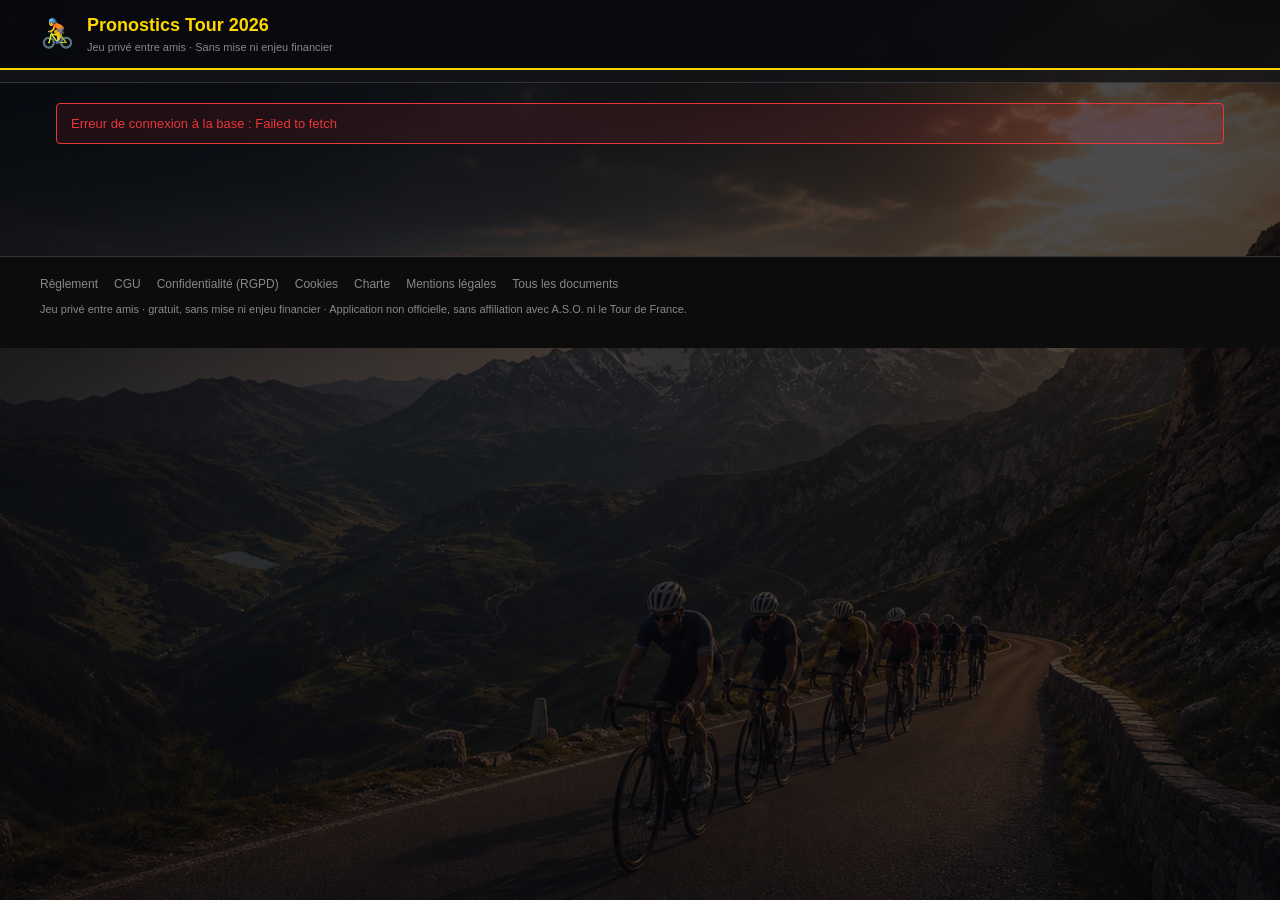
<file: index.html>
<!DOCTYPE html>
<html lang="fr">
<head>
  <meta charset="UTF-8">
  <meta name="viewport" content="width=device-width, initial-scale=1.0">
  <title>Pronostics Tour 2026</title>
  <link rel="icon" href="data:image/svg+xml,<svg xmlns='http://www.w3.org/2000/svg' viewBox='0 0 100 100'><text y='.9em' font-size='90'>🚴</text></svg>">
  <link rel="stylesheet" href="styles.css?v=40">
</head>
<body>
  <header>
    <div class="header-inner">
      <div class="header-title">
        <span class="logo">🚴</span>
        <div>
          <h1>Pronostics Tour 2026</h1>
          <p class="header-sub">Jeu privé entre amis · Sans mise ni enjeu financier</p>
        </div>
      </div>
      <div class="header-actions" id="headerActions">
        <!-- rempli dynamiquement (connexion / compte) -->
      </div>
    </div>
  </header>

  <nav id="mainNav">
    <div class="nav-inner" id="navInner">
      <!-- onglets rendus dynamiquement -->
    </div>
  </nav>

  <main id="mainContent">
    <div class="loading">Connexion à la base en ligne…</div>
  </main>

  <div id="modal" class="modal-overlay" style="display:none">
    <div class="modal-box">
      <div id="modalContent"></div>
    </div>
  </div>

  <div id="toast" class="toast" style="display:none"></div>

  <footer id="appFooter">
    <div class="footer-inner">
      <nav class="footer-links">
        <a href="legal/reglement.html" target="_blank" rel="noopener">Règlement</a>
        <a href="legal/cgu.html" target="_blank" rel="noopener">CGU</a>
        <a href="legal/confidentialite.html" target="_blank" rel="noopener">Confidentialité (RGPD)</a>
        <a href="legal/cookies.html" target="_blank" rel="noopener">Cookies</a>
        <a href="legal/charte.html" target="_blank" rel="noopener">Charte</a>
        <a href="legal/mentions-legales.html" target="_blank" rel="noopener">Mentions légales</a>
        <a href="legal/index.html" target="_blank" rel="noopener">Tous les documents</a>
      </nav>
      <p class="footer-note">Jeu privé entre amis · gratuit, sans mise ni enjeu financier · Application non officielle, sans affiliation avec A.S.O. ni le Tour de France.</p>
    </div>
  </footer>

  <script src="app.js?v=40"></script>
</body>
</html>
</file>
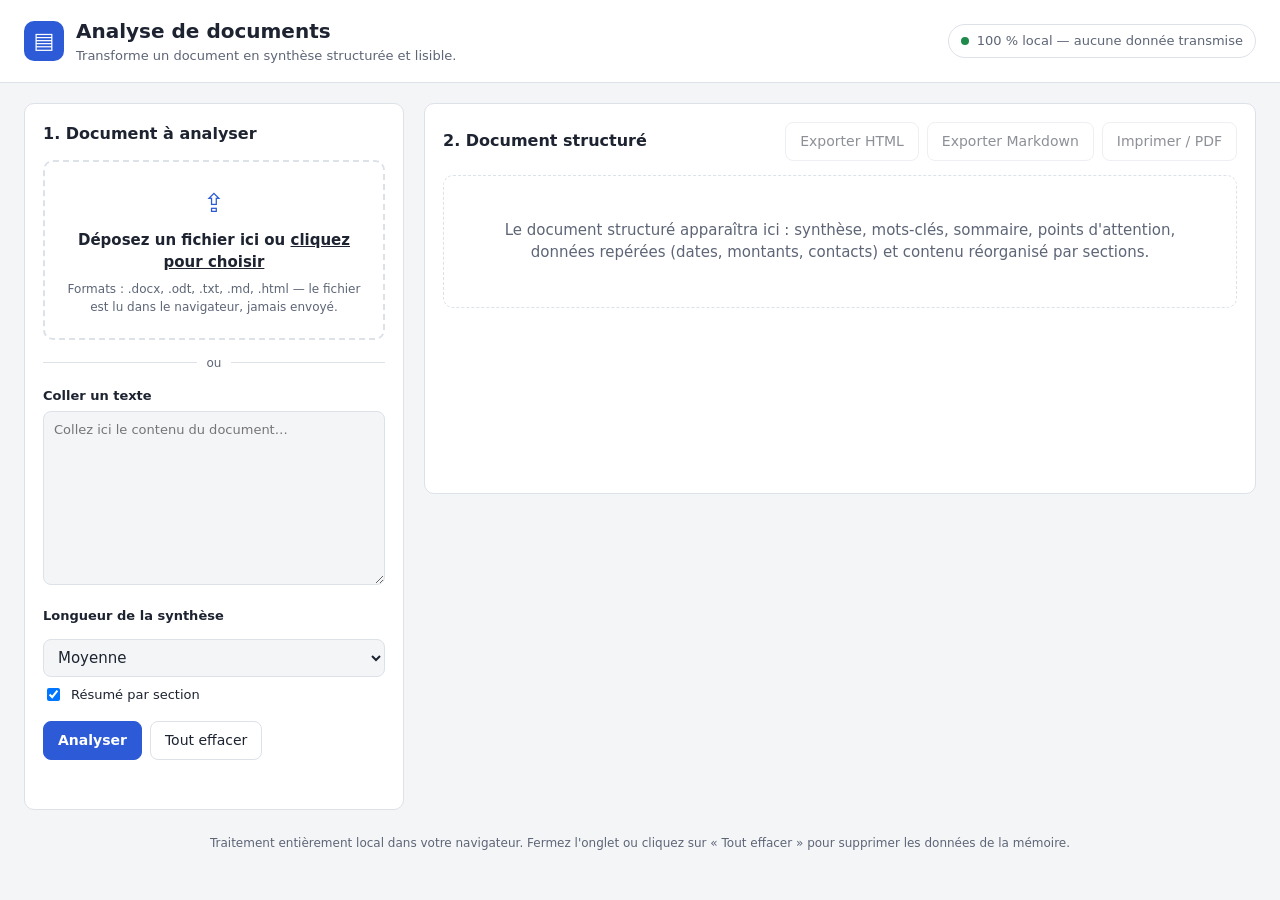
<file: analyse-de-documents/index.html>
<!doctype html>
<html lang="fr">
<head>
  <meta charset="utf-8">
  <meta name="viewport" content="width=device-width, initial-scale=1">
  <!-- Verrou réseau : aucune requête sortante possible (fetch, XHR, images, polices, formulaires…). -->
  <meta http-equiv="Content-Security-Policy"
        content="default-src 'none'; script-src 'self'; style-src 'self' 'unsafe-inline'; img-src 'self' data: blob:; connect-src 'none'; font-src 'none'; form-action 'none'; base-uri 'none'; object-src 'none'; frame-src 'none'; worker-src 'none'; manifest-src 'none'; media-src 'none'">
  <meta name="referrer" content="no-referrer">
  <title>Analyse de documents</title>
  <link rel="stylesheet" href="styles.css">
</head>
<body>
  <header class="topbar">
    <div class="brand">
      <span class="logo" aria-hidden="true">▤</span>
      <div>
        <h1>Analyse de documents</h1>
        <p class="tagline">Transforme un document en synthèse structurée et lisible.</p>
      </div>
    </div>
    <span class="badge-local" title="Une politique de sécurité bloque toute connexion réseau depuis cette page.">
      <span class="dot" aria-hidden="true"></span> 100 % local — aucune donnée transmise
    </span>
  </header>

  <main class="layout">
    <section class="card input-card" aria-labelledby="input-title">
      <h2 id="input-title">1. Document à analyser</h2>

      <label id="dropzone" class="dropzone" tabindex="0">
        <input id="file-input" type="file" accept=".txt,.md,.markdown,.html,.htm,.docx,.odt,.csv,.log,.json,.xml,text/*">
        <span class="dz-icon" aria-hidden="true">⇪</span>
        <span class="dz-main">Déposez un fichier ici ou <u>cliquez pour choisir</u></span>
        <span class="dz-sub">Formats : .docx, .odt, .txt, .md, .html — le fichier est lu dans le navigateur, jamais envoyé.</span>
      </label>

      <div class="or"><span>ou</span></div>

      <label for="text-input" class="label">Coller un texte</label>
      <textarea id="text-input" rows="8" placeholder="Collez ici le contenu du document…" spellcheck="false"></textarea>

      <div class="options">
        <label class="label" for="summary-length">Longueur de la synthèse</label>
        <select id="summary-length">
          <option value="short">Courte</option>
          <option value="medium" selected>Moyenne</option>
          <option value="long">Détaillée</option>
        </select>
        <label class="check"><input id="opt-section-summaries" type="checkbox" checked> Résumé par section</label>
      </div>

      <div class="actions">
        <button id="btn-analyze" class="btn primary" type="button">Analyser</button>
        <button id="btn-clear" class="btn ghost" type="button">Tout effacer</button>
      </div>
      <p id="status" class="status" role="status" aria-live="polite"></p>
    </section>

    <section class="card output-card" aria-labelledby="output-title">
      <div class="output-head">
        <h2 id="output-title">2. Document structuré</h2>
        <div class="toolbar">
          <button id="btn-export-html" class="btn" type="button" disabled>Exporter HTML</button>
          <button id="btn-export-md" class="btn" type="button" disabled>Exporter Markdown</button>
          <button id="btn-print" class="btn" type="button" disabled>Imprimer / PDF</button>
        </div>
      </div>
      <div id="output" class="output">
        <div class="placeholder">
          <p>Le document structuré apparaîtra ici : synthèse, mots-clés, sommaire, points d'attention, données repérées (dates, montants, contacts) et contenu réorganisé par sections.</p>
        </div>
      </div>
    </section>
  </main>

  <footer class="foot">
    Traitement entièrement local dans votre navigateur. Fermez l'onglet ou cliquez sur « Tout effacer » pour supprimer les données de la mémoire.
  </footer>

  <script src="js/zip.js"></script>
  <script src="js/parsers.js"></script>
  <script src="js/analyzer.js"></script>
  <script src="js/render.js"></script>
  <script src="js/app.js"></script>
</body>
</html>
</file>
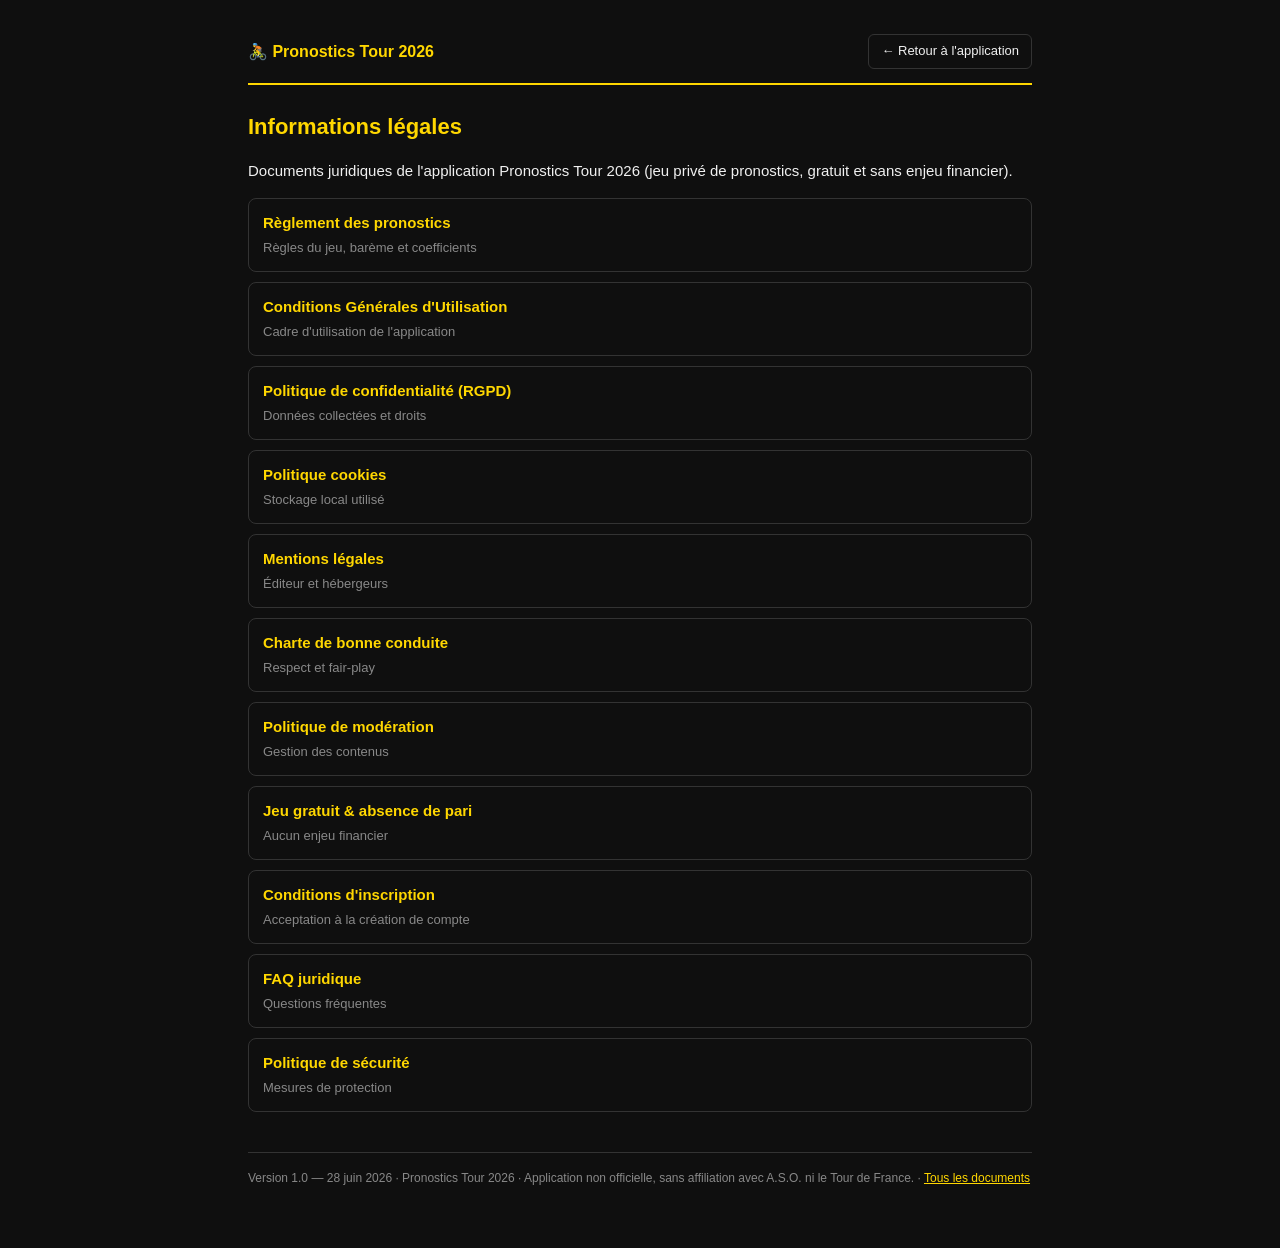
<file: legal/index.html>
<!DOCTYPE html><html lang="fr"><head><meta charset="UTF-8">
<meta name="viewport" content="width=device-width, initial-scale=1.0"><title>Informations légales · Pronostics Tour 2026</title>
<style>
:root{--bg:#0f0f0f;--card:#1a1a1a;--border:#333;--yellow:#FFD700;--text:#f0f0f0;--muted:#888}
*{box-sizing:border-box}body{background:var(--bg);color:var(--text);font-family:-apple-system,BlinkMacSystemFont,'Segoe UI',Roboto,sans-serif;line-height:1.6;margin:0;font-size:15px}
.wrap{max-width:820px;margin:0 auto;padding:20px 18px 60px}
header{border-bottom:2px solid var(--yellow);padding:14px 0;margin-bottom:24px;display:flex;justify-content:space-between;align-items:center;gap:12px;flex-wrap:wrap}
header .app{color:var(--yellow);font-weight:700;font-size:16px}
a{color:var(--yellow)}
a.back{font-size:13px;text-decoration:none;border:1px solid var(--border);padding:6px 12px;border-radius:6px;color:var(--text)}
a.back:hover{border-color:var(--yellow)}
h1{color:var(--yellow);font-size:22px;margin:0 0 4px}
h2{color:var(--yellow);font-size:16px;margin:26px 0 8px;border-left:3px solid var(--yellow);padding-left:10px}
h3{font-size:14px;margin:18px 0 6px;color:#ddd}
.ver{color:var(--muted);font-size:13px;margin:0 0 18px}
ul{padding-left:22px}li{margin:3px 0}
table{width:100%;border-collapse:collapse;margin:10px 0;font-size:13px}
th,td{border:1px solid var(--border);padding:7px 9px;text-align:left}th{background:#222;color:var(--muted)}
footer{margin-top:40px;padding-top:16px;border-top:1px solid var(--border);color:var(--muted);font-size:12px}
</style></head><body><div class="wrap">
<header><span class="app">🚴 Pronostics Tour 2026</span><a class="back" href="../index.html">← Retour à l'application</a></header>
<h1>Informations légales</h1>
<p>Documents juridiques de l'application Pronostics Tour 2026 (jeu privé de pronostics, gratuit et sans enjeu financier).</p><div class="docs"><a class="doc" href="reglement.html"><strong>Règlement des pronostics</strong><span>Règles du jeu, barème et coefficients</span></a><a class="doc" href="cgu.html"><strong>Conditions Générales d&#x27;Utilisation</strong><span>Cadre d&#x27;utilisation de l&#x27;application</span></a><a class="doc" href="confidentialite.html"><strong>Politique de confidentialité (RGPD)</strong><span>Données collectées et droits</span></a><a class="doc" href="cookies.html"><strong>Politique cookies</strong><span>Stockage local utilisé</span></a><a class="doc" href="mentions-legales.html"><strong>Mentions légales</strong><span>Éditeur et hébergeurs</span></a><a class="doc" href="charte.html"><strong>Charte de bonne conduite</strong><span>Respect et fair-play</span></a><a class="doc" href="moderation.html"><strong>Politique de modération</strong><span>Gestion des contenus</span></a><a class="doc" href="jeu-gratuit.html"><strong>Jeu gratuit &amp; absence de pari</strong><span>Aucun enjeu financier</span></a><a class="doc" href="conditions-inscription.html"><strong>Conditions d&#x27;inscription</strong><span>Acceptation à la création de compte</span></a><a class="doc" href="faq.html"><strong>FAQ juridique</strong><span>Questions fréquentes</span></a><a class="doc" href="securite.html"><strong>Politique de sécurité</strong><span>Mesures de protection</span></a></div><style>.docs{display:grid;gap:10px;margin-top:14px}.doc{display:block;border:1px solid var(--border);border-radius:8px;padding:12px 14px;text-decoration:none;color:var(--text)}.doc:hover{border-color:var(--yellow)}.doc strong{color:var(--yellow);display:block}.doc span{font-size:13px;color:var(--muted)}</style>
<footer>Version 1.0 — 28 juin 2026 · Pronostics Tour 2026 · Application non officielle, sans affiliation avec A.S.O. ni le Tour de France. · <a href="index.html">Tous les documents</a></footer>
</div></body></html>
</file>
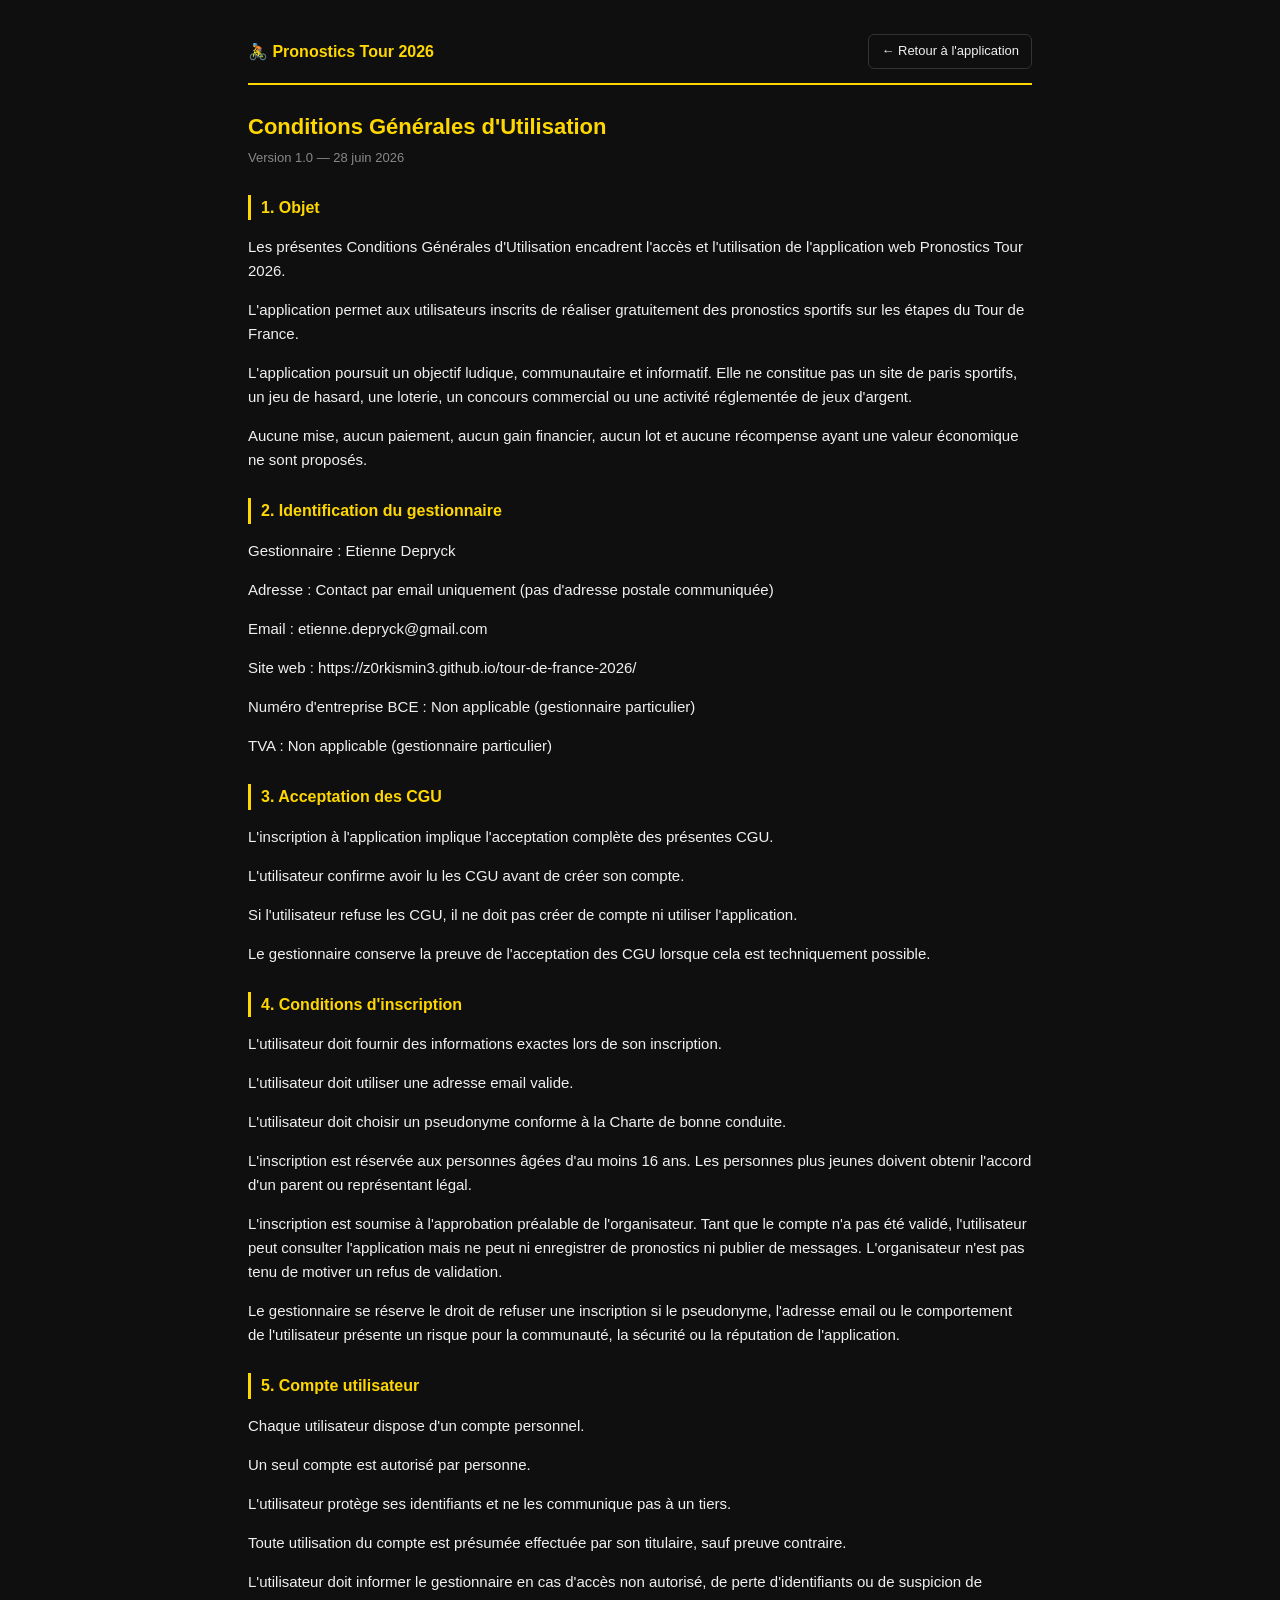
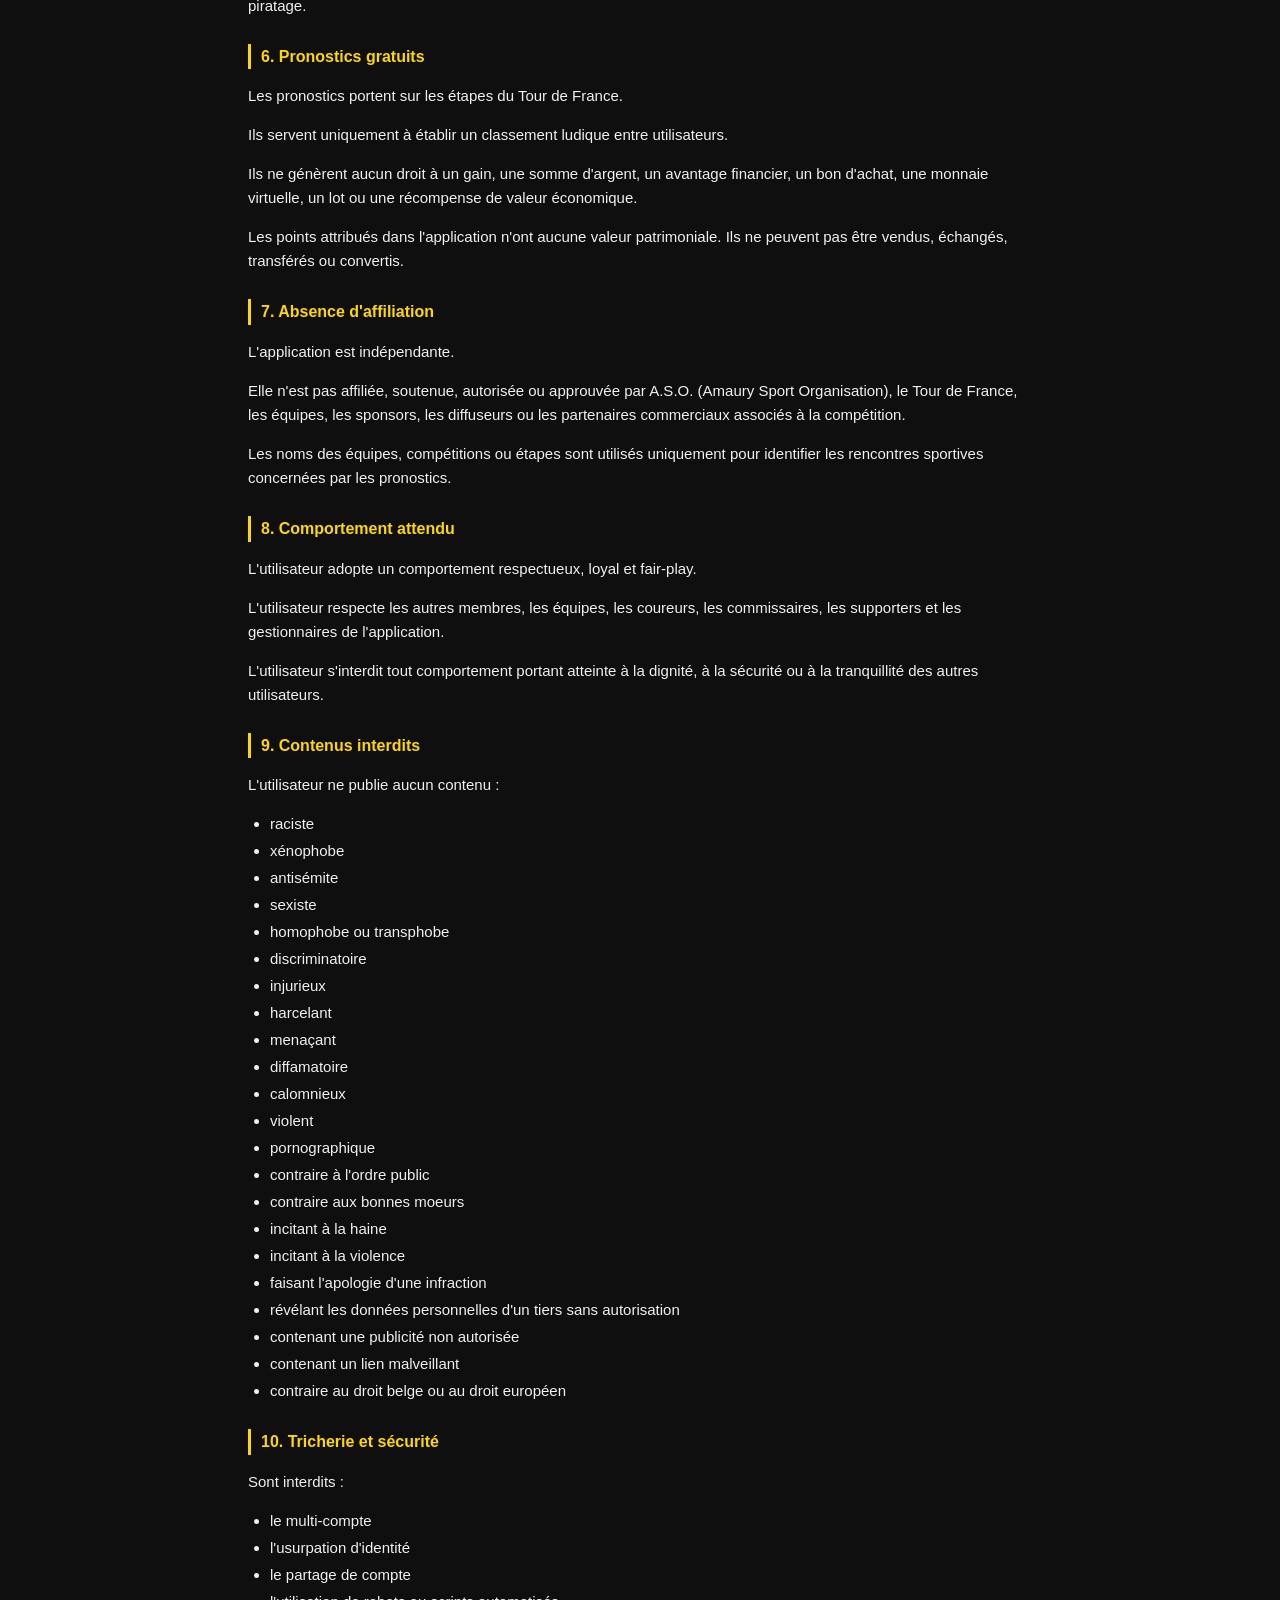
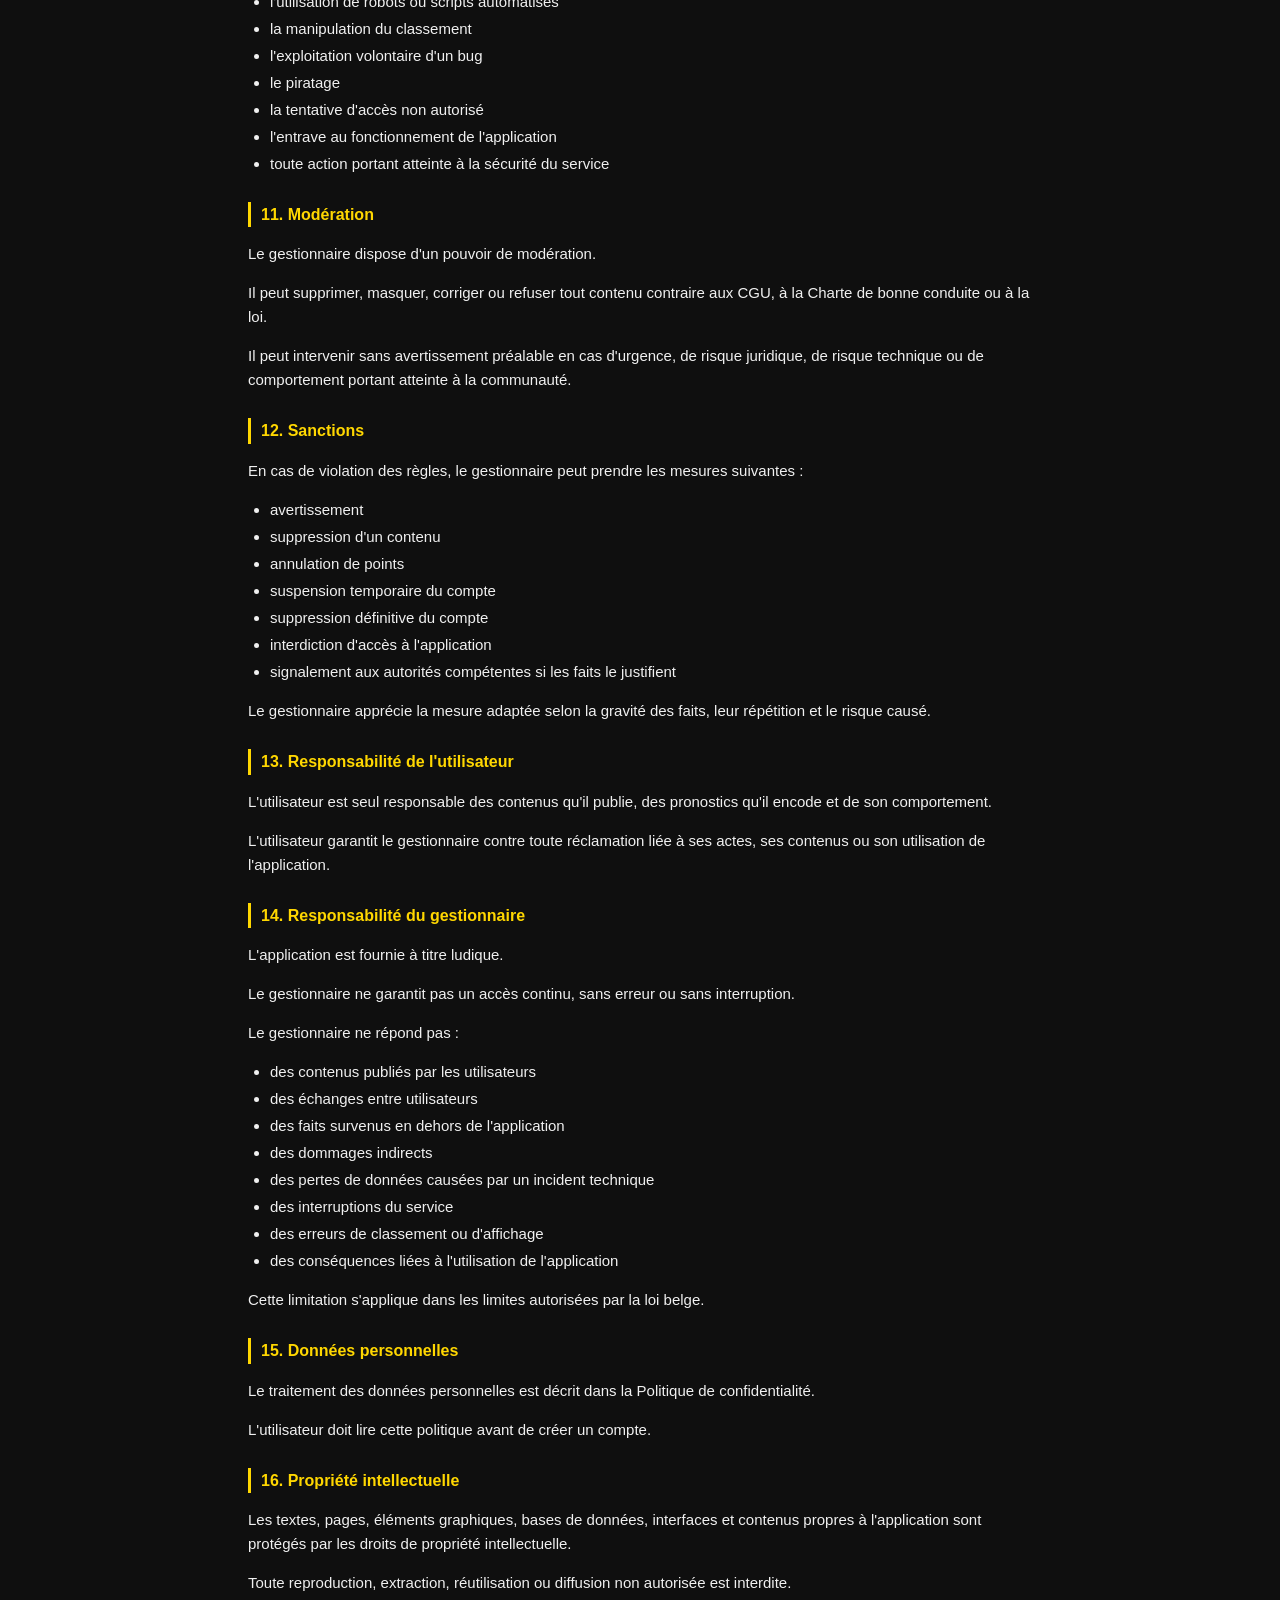
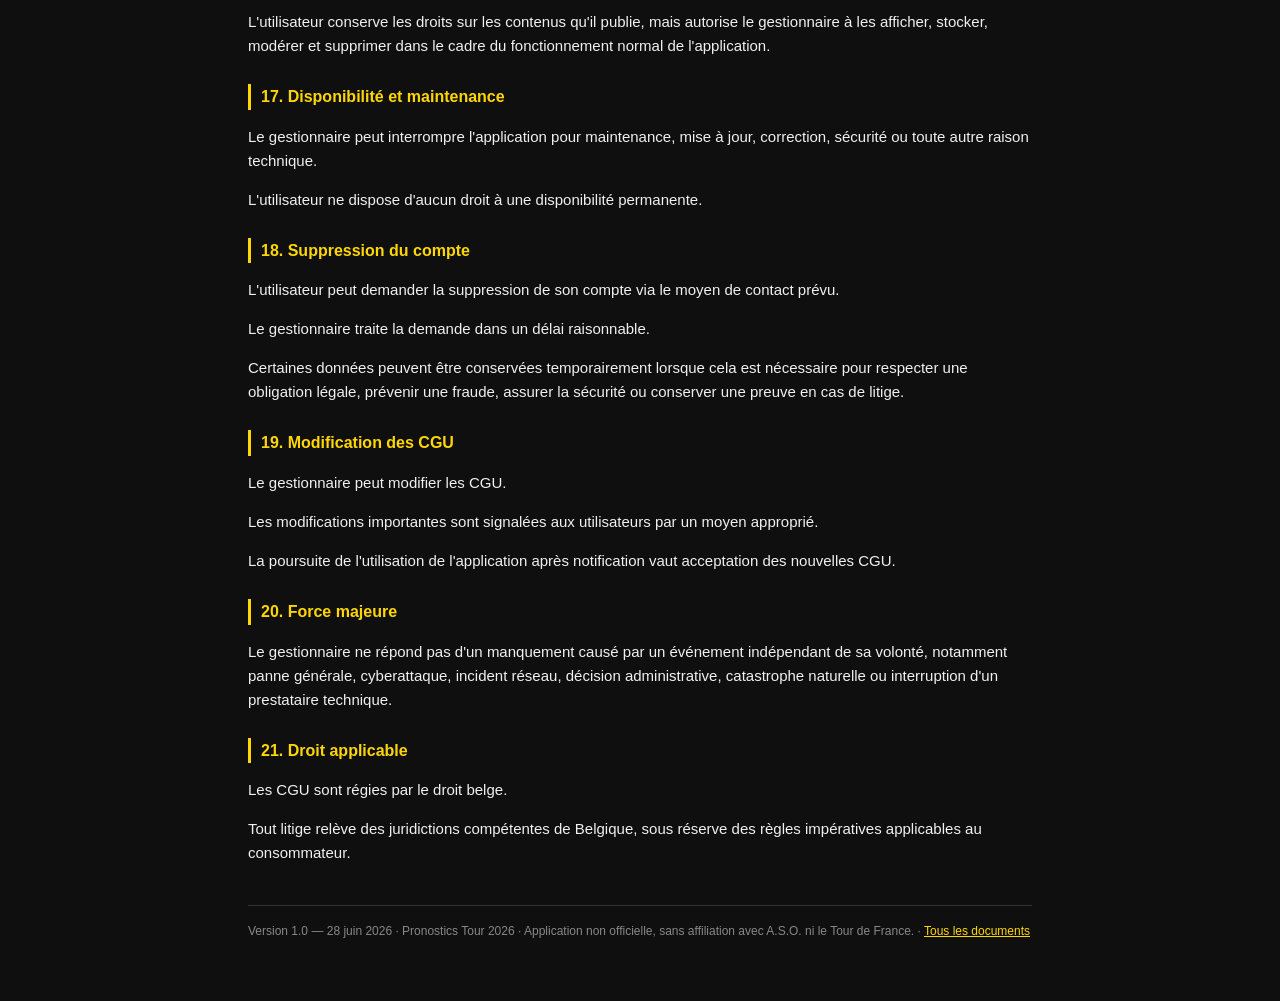
<file: legal/cgu.html>
<!DOCTYPE html><html lang="fr"><head><meta charset="UTF-8">
<meta name="viewport" content="width=device-width, initial-scale=1.0"><title>Conditions Générales d&#x27;Utilisation · Pronostics Tour 2026</title>
<style>
:root{--bg:#0f0f0f;--card:#1a1a1a;--border:#333;--yellow:#FFD700;--text:#f0f0f0;--muted:#888}
*{box-sizing:border-box}body{background:var(--bg);color:var(--text);font-family:-apple-system,BlinkMacSystemFont,'Segoe UI',Roboto,sans-serif;line-height:1.6;margin:0;font-size:15px}
.wrap{max-width:820px;margin:0 auto;padding:20px 18px 60px}
header{border-bottom:2px solid var(--yellow);padding:14px 0;margin-bottom:24px;display:flex;justify-content:space-between;align-items:center;gap:12px;flex-wrap:wrap}
header .app{color:var(--yellow);font-weight:700;font-size:16px}
a{color:var(--yellow)}
a.back{font-size:13px;text-decoration:none;border:1px solid var(--border);padding:6px 12px;border-radius:6px;color:var(--text)}
a.back:hover{border-color:var(--yellow)}
h1{color:var(--yellow);font-size:22px;margin:0 0 4px}
h2{color:var(--yellow);font-size:16px;margin:26px 0 8px;border-left:3px solid var(--yellow);padding-left:10px}
h3{font-size:14px;margin:18px 0 6px;color:#ddd}
.ver{color:var(--muted);font-size:13px;margin:0 0 18px}
ul{padding-left:22px}li{margin:3px 0}
table{width:100%;border-collapse:collapse;margin:10px 0;font-size:13px}
th,td{border:1px solid var(--border);padding:7px 9px;text-align:left}th{background:#222;color:var(--muted)}
footer{margin-top:40px;padding-top:16px;border-top:1px solid var(--border);color:var(--muted);font-size:12px}
</style></head><body><div class="wrap">
<header><span class="app">🚴 Pronostics Tour 2026</span><a class="back" href="../index.html">← Retour à l'application</a></header>
<h1>Conditions Générales d&#x27;Utilisation</h1>
<p class="ver">Version 1.0 — 28 juin 2026</p>
<h2>1. Objet</h2>
<p>Les présentes Conditions Générales d&#x27;Utilisation encadrent l&#x27;accès et l&#x27;utilisation de l&#x27;application web Pronostics Tour 2026.</p>
<p>L&#x27;application permet aux utilisateurs inscrits de réaliser gratuitement des pronostics sportifs sur les étapes du Tour de France.</p>
<p>L&#x27;application poursuit un objectif ludique, communautaire et informatif. Elle ne constitue pas un site de paris sportifs, un jeu de hasard, une loterie, un concours commercial ou une activité réglementée de jeux d&#x27;argent.</p>
<p>Aucune mise, aucun paiement, aucun gain financier, aucun lot et aucune récompense ayant une valeur économique ne sont proposés.</p>
<h2>2. Identification du gestionnaire</h2>
<p>Gestionnaire : Etienne Depryck</p>
<p>Adresse : Contact par email uniquement (pas d&#x27;adresse postale communiquée)</p>
<p>Email : etienne.depryck@gmail.com</p>
<p>Site web : https://z0rkismin3.github.io/tour-de-france-2026/</p>
<p>Numéro d&#x27;entreprise BCE : Non applicable (gestionnaire particulier)</p>
<p>TVA : Non applicable (gestionnaire particulier)</p>
<h2>3. Acceptation des CGU</h2>
<p>L&#x27;inscription à l&#x27;application implique l&#x27;acceptation complète des présentes CGU.</p>
<p>L&#x27;utilisateur confirme avoir lu les CGU avant de créer son compte.</p>
<p>Si l&#x27;utilisateur refuse les CGU, il ne doit pas créer de compte ni utiliser l&#x27;application.</p>
<p>Le gestionnaire conserve la preuve de l&#x27;acceptation des CGU lorsque cela est techniquement possible.</p>
<h2>4. Conditions d&#x27;inscription</h2>
<p>L&#x27;utilisateur doit fournir des informations exactes lors de son inscription.</p>
<p>L&#x27;utilisateur doit utiliser une adresse email valide.</p>
<p>L&#x27;utilisateur doit choisir un pseudonyme conforme à la Charte de bonne conduite.</p>
<p>L&#x27;inscription est réservée aux personnes âgées d&#x27;au moins 16 ans. Les personnes plus jeunes doivent obtenir l&#x27;accord d&#x27;un parent ou représentant légal.</p>
<p>L&#x27;inscription est soumise à l&#x27;approbation préalable de l&#x27;organisateur. Tant que le compte n&#x27;a pas été validé, l&#x27;utilisateur peut consulter l&#x27;application mais ne peut ni enregistrer de pronostics ni publier de messages. L&#x27;organisateur n&#x27;est pas tenu de motiver un refus de validation.</p>
<p>Le gestionnaire se réserve le droit de refuser une inscription si le pseudonyme, l&#x27;adresse email ou le comportement de l&#x27;utilisateur présente un risque pour la communauté, la sécurité ou la réputation de l&#x27;application.</p>
<h2>5. Compte utilisateur</h2>
<p>Chaque utilisateur dispose d&#x27;un compte personnel.</p>
<p>Un seul compte est autorisé par personne.</p>
<p>L&#x27;utilisateur protège ses identifiants et ne les communique pas à un tiers.</p>
<p>Toute utilisation du compte est présumée effectuée par son titulaire, sauf preuve contraire.</p>
<p>L&#x27;utilisateur doit informer le gestionnaire en cas d&#x27;accès non autorisé, de perte d&#x27;identifiants ou de suspicion de piratage.</p>
<h2>6. Pronostics gratuits</h2>
<p>Les pronostics portent sur les étapes du Tour de France.</p>
<p>Ils servent uniquement à établir un classement ludique entre utilisateurs.</p>
<p>Ils ne génèrent aucun droit à un gain, une somme d&#x27;argent, un avantage financier, un bon d&#x27;achat, une monnaie virtuelle, un lot ou une récompense de valeur économique.</p>
<p>Les points attribués dans l&#x27;application n&#x27;ont aucune valeur patrimoniale. Ils ne peuvent pas être vendus, échangés, transférés ou convertis.</p>
<h2>7. Absence d&#x27;affiliation</h2>
<p>L&#x27;application est indépendante.</p>
<p>Elle n&#x27;est pas affiliée, soutenue, autorisée ou approuvée par A.S.O. (Amaury Sport Organisation), le Tour de France, les équipes, les sponsors, les diffuseurs ou les partenaires commerciaux associés à la compétition.</p>
<p>Les noms des équipes, compétitions ou étapes sont utilisés uniquement pour identifier les rencontres sportives concernées par les pronostics.</p>
<h2>8. Comportement attendu</h2>
<p>L&#x27;utilisateur adopte un comportement respectueux, loyal et fair-play.</p>
<p>L&#x27;utilisateur respecte les autres membres, les équipes, les coureurs, les commissaires, les supporters et les gestionnaires de l&#x27;application.</p>
<p>L&#x27;utilisateur s&#x27;interdit tout comportement portant atteinte à la dignité, à la sécurité ou à la tranquillité des autres utilisateurs.</p>
<h2>9. Contenus interdits</h2>
<p>L&#x27;utilisateur ne publie aucun contenu :</p>
<ul><li>raciste</li><li>xénophobe</li><li>antisémite</li><li>sexiste</li><li>homophobe ou transphobe</li><li>discriminatoire</li><li>injurieux</li><li>harcelant</li><li>menaçant</li><li>diffamatoire</li><li>calomnieux</li><li>violent</li><li>pornographique</li><li>contraire à l&#x27;ordre public</li><li>contraire aux bonnes moeurs</li><li>incitant à la haine</li><li>incitant à la violence</li><li>faisant l&#x27;apologie d&#x27;une infraction</li><li>révélant les données personnelles d&#x27;un tiers sans autorisation</li><li>contenant une publicité non autorisée</li><li>contenant un lien malveillant</li><li>contraire au droit belge ou au droit européen</li></ul>
<h2>10. Tricherie et sécurité</h2>
<p>Sont interdits :</p>
<ul><li>le multi-compte</li><li>l&#x27;usurpation d&#x27;identité</li><li>le partage de compte</li><li>l&#x27;utilisation de robots ou scripts automatisés</li><li>la manipulation du classement</li><li>l&#x27;exploitation volontaire d&#x27;un bug</li><li>le piratage</li><li>la tentative d&#x27;accès non autorisé</li><li>l&#x27;entrave au fonctionnement de l&#x27;application</li><li>toute action portant atteinte à la sécurité du service</li></ul>
<h2>11. Modération</h2>
<p>Le gestionnaire dispose d&#x27;un pouvoir de modération.</p>
<p>Il peut supprimer, masquer, corriger ou refuser tout contenu contraire aux CGU, à la Charte de bonne conduite ou à la loi.</p>
<p>Il peut intervenir sans avertissement préalable en cas d&#x27;urgence, de risque juridique, de risque technique ou de comportement portant atteinte à la communauté.</p>
<h2>12. Sanctions</h2>
<p>En cas de violation des règles, le gestionnaire peut prendre les mesures suivantes :</p>
<ul><li>avertissement</li><li>suppression d&#x27;un contenu</li><li>annulation de points</li><li>suspension temporaire du compte</li><li>suppression définitive du compte</li><li>interdiction d&#x27;accès à l&#x27;application</li><li>signalement aux autorités compétentes si les faits le justifient</li></ul>
<p>Le gestionnaire apprécie la mesure adaptée selon la gravité des faits, leur répétition et le risque causé.</p>
<h2>13. Responsabilité de l&#x27;utilisateur</h2>
<p>L&#x27;utilisateur est seul responsable des contenus qu&#x27;il publie, des pronostics qu&#x27;il encode et de son comportement.</p>
<p>L&#x27;utilisateur garantit le gestionnaire contre toute réclamation liée à ses actes, ses contenus ou son utilisation de l&#x27;application.</p>
<h2>14. Responsabilité du gestionnaire</h2>
<p>L&#x27;application est fournie à titre ludique.</p>
<p>Le gestionnaire ne garantit pas un accès continu, sans erreur ou sans interruption.</p>
<p>Le gestionnaire ne répond pas :</p>
<ul><li>des contenus publiés par les utilisateurs</li><li>des échanges entre utilisateurs</li><li>des faits survenus en dehors de l&#x27;application</li><li>des dommages indirects</li><li>des pertes de données causées par un incident technique</li><li>des interruptions du service</li><li>des erreurs de classement ou d&#x27;affichage</li><li>des conséquences liées à l&#x27;utilisation de l&#x27;application</li></ul>
<p>Cette limitation s&#x27;applique dans les limites autorisées par la loi belge.</p>
<h2>15. Données personnelles</h2>
<p>Le traitement des données personnelles est décrit dans la Politique de confidentialité.</p>
<p>L&#x27;utilisateur doit lire cette politique avant de créer un compte.</p>
<h2>16. Propriété intellectuelle</h2>
<p>Les textes, pages, éléments graphiques, bases de données, interfaces et contenus propres à l&#x27;application sont protégés par les droits de propriété intellectuelle.</p>
<p>Toute reproduction, extraction, réutilisation ou diffusion non autorisée est interdite.</p>
<p>L&#x27;utilisateur conserve les droits sur les contenus qu&#x27;il publie, mais autorise le gestionnaire à les afficher, stocker, modérer et supprimer dans le cadre du fonctionnement normal de l&#x27;application.</p>
<h2>17. Disponibilité et maintenance</h2>
<p>Le gestionnaire peut interrompre l&#x27;application pour maintenance, mise à jour, correction, sécurité ou toute autre raison technique.</p>
<p>L&#x27;utilisateur ne dispose d&#x27;aucun droit à une disponibilité permanente.</p>
<h2>18. Suppression du compte</h2>
<p>L&#x27;utilisateur peut demander la suppression de son compte via le moyen de contact prévu.</p>
<p>Le gestionnaire traite la demande dans un délai raisonnable.</p>
<p>Certaines données peuvent être conservées temporairement lorsque cela est nécessaire pour respecter une obligation légale, prévenir une fraude, assurer la sécurité ou conserver une preuve en cas de litige.</p>
<h2>19. Modification des CGU</h2>
<p>Le gestionnaire peut modifier les CGU.</p>
<p>Les modifications importantes sont signalées aux utilisateurs par un moyen approprié.</p>
<p>La poursuite de l&#x27;utilisation de l&#x27;application après notification vaut acceptation des nouvelles CGU.</p>
<h2>20. Force majeure</h2>
<p>Le gestionnaire ne répond pas d&#x27;un manquement causé par un événement indépendant de sa volonté, notamment panne générale, cyberattaque, incident réseau, décision administrative, catastrophe naturelle ou interruption d&#x27;un prestataire technique.</p>
<h2>21. Droit applicable</h2>
<p>Les CGU sont régies par le droit belge.</p>
<p>Tout litige relève des juridictions compétentes de Belgique, sous réserve des règles impératives applicables au consommateur.</p>
<footer>Version 1.0 — 28 juin 2026 · Pronostics Tour 2026 · Application non officielle, sans affiliation avec A.S.O. ni le Tour de France. · <a href="index.html">Tous les documents</a></footer>
</div></body></html>
</file>
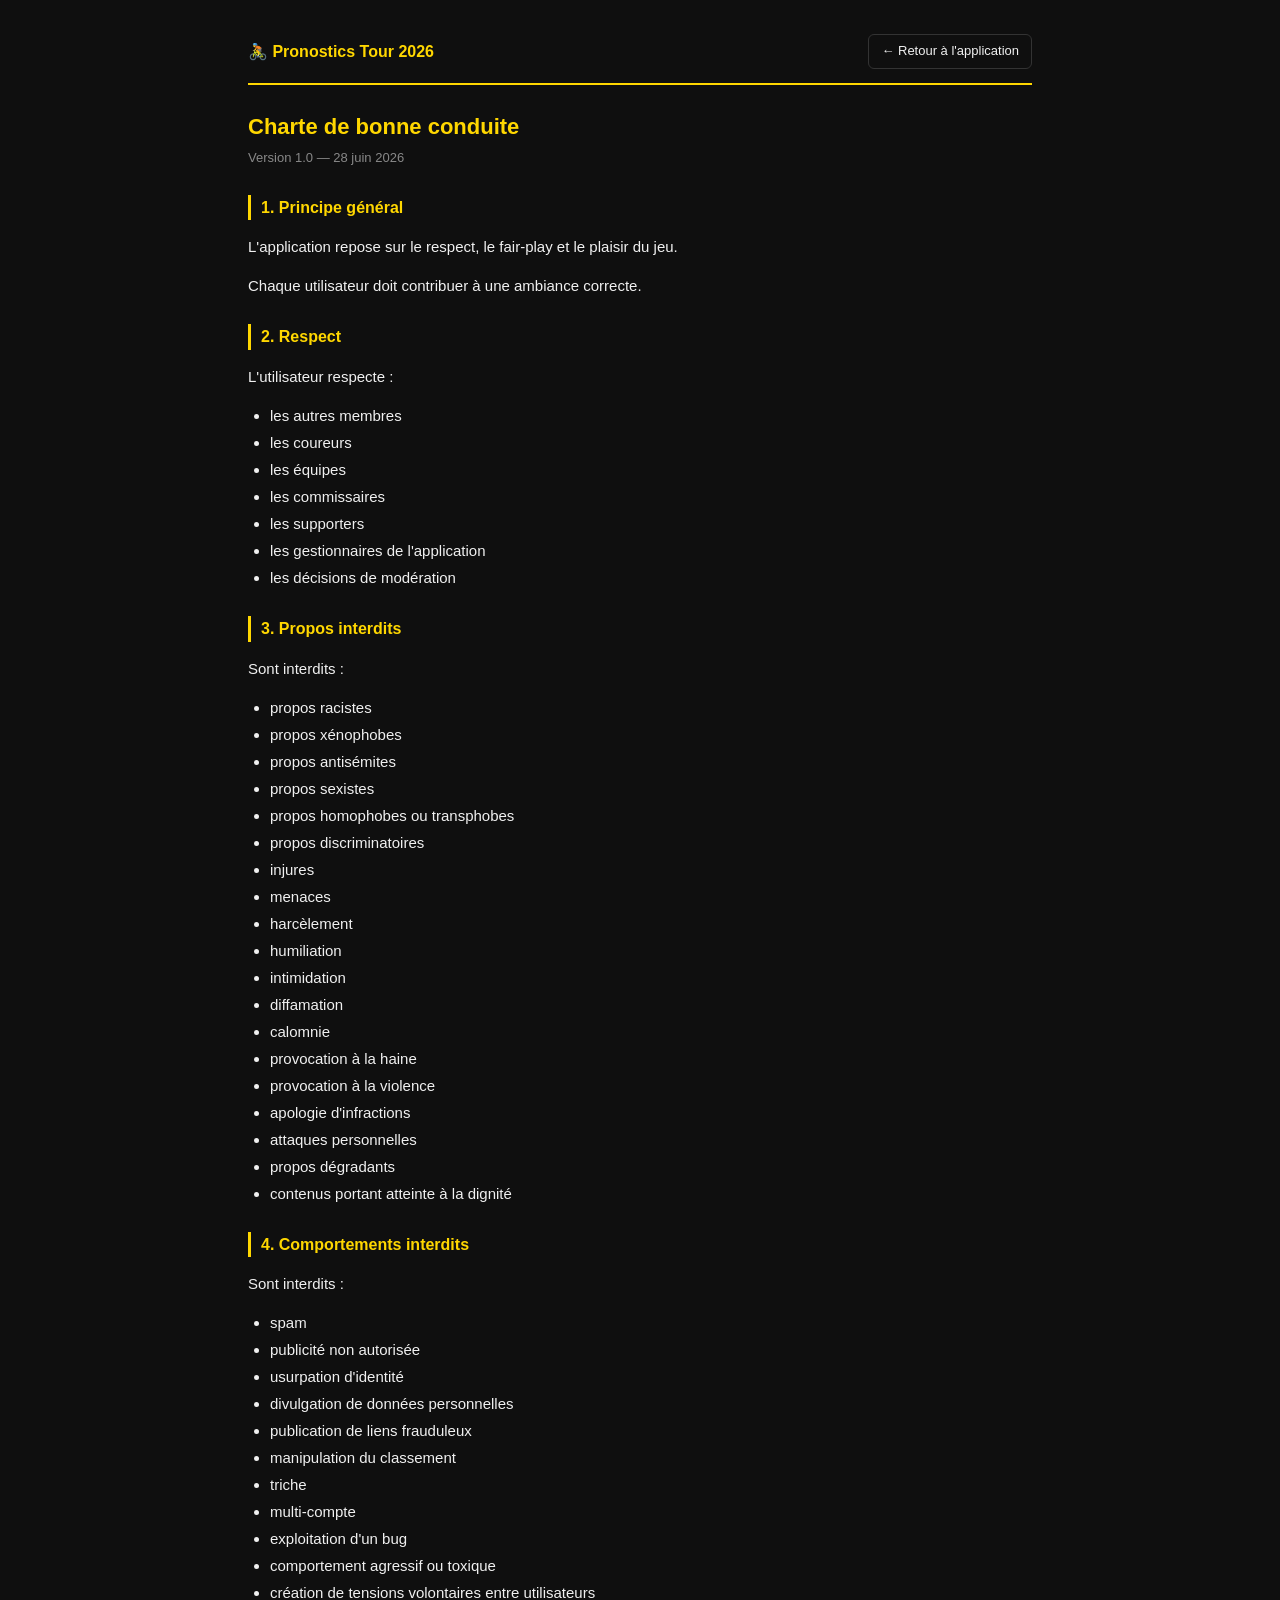
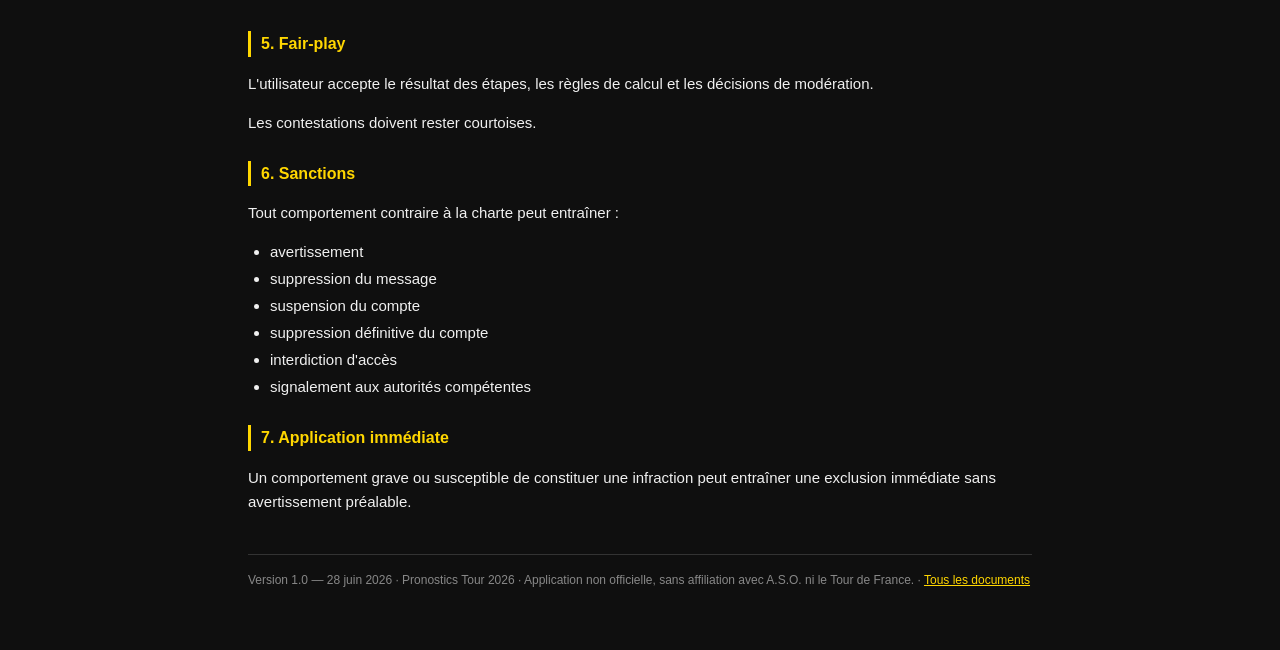
<file: legal/charte.html>
<!DOCTYPE html><html lang="fr"><head><meta charset="UTF-8">
<meta name="viewport" content="width=device-width, initial-scale=1.0"><title>Charte de bonne conduite · Pronostics Tour 2026</title>
<style>
:root{--bg:#0f0f0f;--card:#1a1a1a;--border:#333;--yellow:#FFD700;--text:#f0f0f0;--muted:#888}
*{box-sizing:border-box}body{background:var(--bg);color:var(--text);font-family:-apple-system,BlinkMacSystemFont,'Segoe UI',Roboto,sans-serif;line-height:1.6;margin:0;font-size:15px}
.wrap{max-width:820px;margin:0 auto;padding:20px 18px 60px}
header{border-bottom:2px solid var(--yellow);padding:14px 0;margin-bottom:24px;display:flex;justify-content:space-between;align-items:center;gap:12px;flex-wrap:wrap}
header .app{color:var(--yellow);font-weight:700;font-size:16px}
a{color:var(--yellow)}
a.back{font-size:13px;text-decoration:none;border:1px solid var(--border);padding:6px 12px;border-radius:6px;color:var(--text)}
a.back:hover{border-color:var(--yellow)}
h1{color:var(--yellow);font-size:22px;margin:0 0 4px}
h2{color:var(--yellow);font-size:16px;margin:26px 0 8px;border-left:3px solid var(--yellow);padding-left:10px}
h3{font-size:14px;margin:18px 0 6px;color:#ddd}
.ver{color:var(--muted);font-size:13px;margin:0 0 18px}
ul{padding-left:22px}li{margin:3px 0}
table{width:100%;border-collapse:collapse;margin:10px 0;font-size:13px}
th,td{border:1px solid var(--border);padding:7px 9px;text-align:left}th{background:#222;color:var(--muted)}
footer{margin-top:40px;padding-top:16px;border-top:1px solid var(--border);color:var(--muted);font-size:12px}
</style></head><body><div class="wrap">
<header><span class="app">🚴 Pronostics Tour 2026</span><a class="back" href="../index.html">← Retour à l'application</a></header>
<h1>Charte de bonne conduite</h1>
<p class="ver">Version 1.0 — 28 juin 2026</p>
<h2>1. Principe général</h2>
<p>L&#x27;application repose sur le respect, le fair-play et le plaisir du jeu.</p>
<p>Chaque utilisateur doit contribuer à une ambiance correcte.</p>
<h2>2. Respect</h2>
<p>L&#x27;utilisateur respecte :</p>
<ul><li>les autres membres</li><li>les coureurs</li><li>les équipes</li><li>les commissaires</li><li>les supporters</li><li>les gestionnaires de l&#x27;application</li><li>les décisions de modération</li></ul>
<h2>3. Propos interdits</h2>
<p>Sont interdits :</p>
<ul><li>propos racistes</li><li>propos xénophobes</li><li>propos antisémites</li><li>propos sexistes</li><li>propos homophobes ou transphobes</li><li>propos discriminatoires</li><li>injures</li><li>menaces</li><li>harcèlement</li><li>humiliation</li><li>intimidation</li><li>diffamation</li><li>calomnie</li><li>provocation à la haine</li><li>provocation à la violence</li><li>apologie d&#x27;infractions</li><li>attaques personnelles</li><li>propos dégradants</li><li>contenus portant atteinte à la dignité</li></ul>
<h2>4. Comportements interdits</h2>
<p>Sont interdits :</p>
<ul><li>spam</li><li>publicité non autorisée</li><li>usurpation d&#x27;identité</li><li>divulgation de données personnelles</li><li>publication de liens frauduleux</li><li>manipulation du classement</li><li>triche</li><li>multi-compte</li><li>exploitation d&#x27;un bug</li><li>comportement agressif ou toxique</li><li>création de tensions volontaires entre utilisateurs</li></ul>
<h2>5. Fair-play</h2>
<p>L&#x27;utilisateur accepte le résultat des étapes, les règles de calcul et les décisions de modération.</p>
<p>Les contestations doivent rester courtoises.</p>
<h2>6. Sanctions</h2>
<p>Tout comportement contraire à la charte peut entraîner :</p>
<ul><li>avertissement</li><li>suppression du message</li><li>suspension du compte</li><li>suppression définitive du compte</li><li>interdiction d&#x27;accès</li><li>signalement aux autorités compétentes</li></ul>
<h2>7. Application immédiate</h2>
<p>Un comportement grave ou susceptible de constituer une infraction peut entraîner une exclusion immédiate sans avertissement préalable.</p>
<footer>Version 1.0 — 28 juin 2026 · Pronostics Tour 2026 · Application non officielle, sans affiliation avec A.S.O. ni le Tour de France. · <a href="index.html">Tous les documents</a></footer>
</div></body></html>
</file>
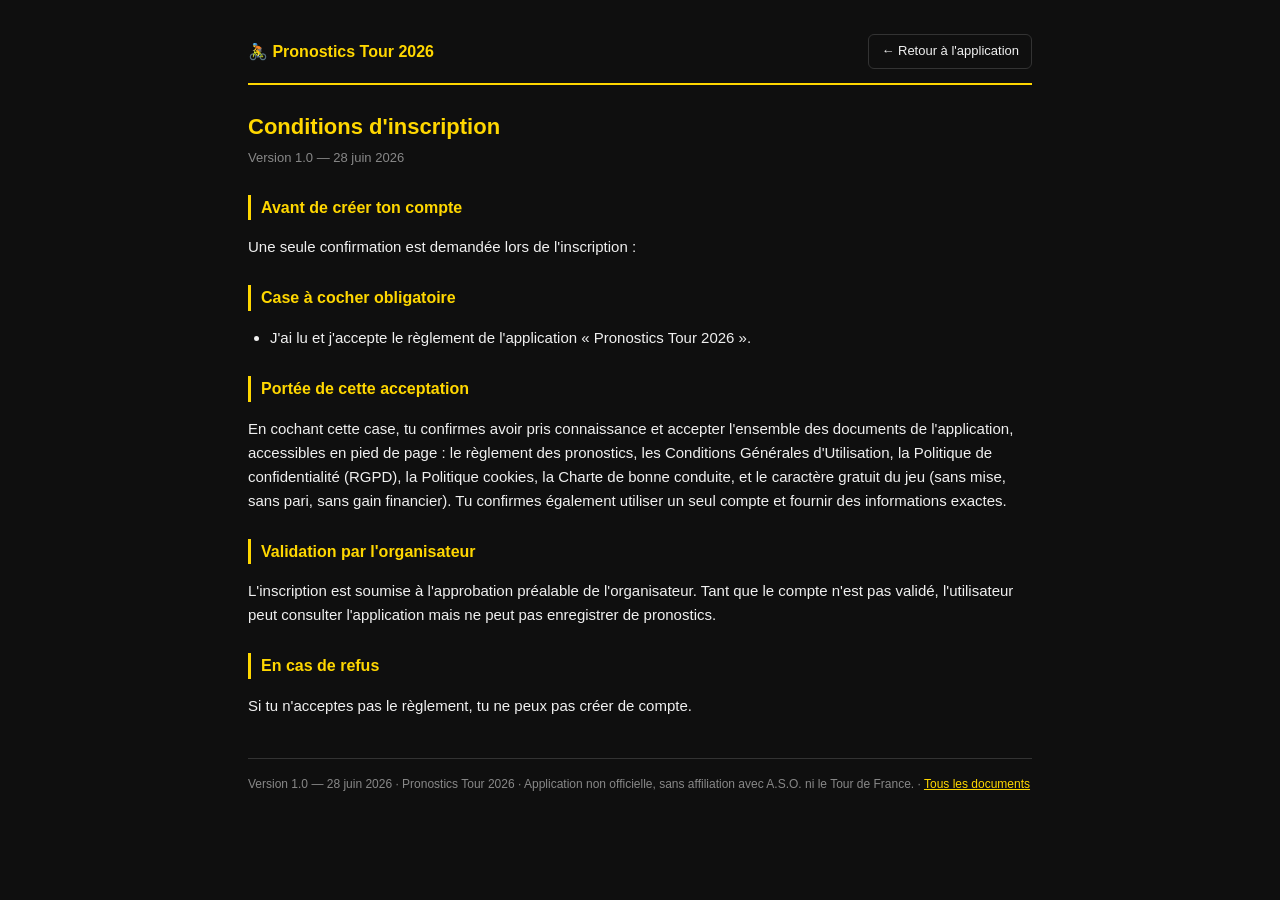
<file: legal/conditions-inscription.html>
<!DOCTYPE html><html lang="fr"><head><meta charset="UTF-8">
<meta name="viewport" content="width=device-width, initial-scale=1.0"><title>Conditions d&#x27;inscription · Pronostics Tour 2026</title>
<style>
:root{--bg:#0f0f0f;--card:#1a1a1a;--border:#333;--yellow:#FFD700;--text:#f0f0f0;--muted:#888}
*{box-sizing:border-box}body{background:var(--bg);color:var(--text);font-family:-apple-system,BlinkMacSystemFont,'Segoe UI',Roboto,sans-serif;line-height:1.6;margin:0;font-size:15px}
.wrap{max-width:820px;margin:0 auto;padding:20px 18px 60px}
header{border-bottom:2px solid var(--yellow);padding:14px 0;margin-bottom:24px;display:flex;justify-content:space-between;align-items:center;gap:12px;flex-wrap:wrap}
header .app{color:var(--yellow);font-weight:700;font-size:16px}
a{color:var(--yellow)}
a.back{font-size:13px;text-decoration:none;border:1px solid var(--border);padding:6px 12px;border-radius:6px;color:var(--text)}
a.back:hover{border-color:var(--yellow)}
h1{color:var(--yellow);font-size:22px;margin:0 0 4px}
h2{color:var(--yellow);font-size:16px;margin:26px 0 8px;border-left:3px solid var(--yellow);padding-left:10px}
h3{font-size:14px;margin:18px 0 6px;color:#ddd}
.ver{color:var(--muted);font-size:13px;margin:0 0 18px}
ul{padding-left:22px}li{margin:3px 0}
table{width:100%;border-collapse:collapse;margin:10px 0;font-size:13px}
th,td{border:1px solid var(--border);padding:7px 9px;text-align:left}th{background:#222;color:var(--muted)}
footer{margin-top:40px;padding-top:16px;border-top:1px solid var(--border);color:var(--muted);font-size:12px}
</style></head><body><div class="wrap">
<header><span class="app">🚴 Pronostics Tour 2026</span><a class="back" href="../index.html">← Retour à l'application</a></header>
<h1>Conditions d&#x27;inscription</h1>
<p class="ver">Version 1.0 — 28 juin 2026</p>
<h2>Avant de créer ton compte</h2>
<p>Une seule confirmation est demandée lors de l&#x27;inscription :</p>
<h2>Case à cocher obligatoire</h2>
<ul><li>J&#x27;ai lu et j&#x27;accepte le règlement de l&#x27;application « Pronostics Tour 2026 ».</li></ul>
<h2>Portée de cette acceptation</h2>
<p>En cochant cette case, tu confirmes avoir pris connaissance et accepter l&#x27;ensemble des documents de l&#x27;application, accessibles en pied de page : le règlement des pronostics, les Conditions Générales d&#x27;Utilisation, la Politique de confidentialité (RGPD), la Politique cookies, la Charte de bonne conduite, et le caractère gratuit du jeu (sans mise, sans pari, sans gain financier). Tu confirmes également utiliser un seul compte et fournir des informations exactes.</p>
<h2>Validation par l&#x27;organisateur</h2>
<p>L&#x27;inscription est soumise à l&#x27;approbation préalable de l&#x27;organisateur. Tant que le compte n&#x27;est pas validé, l&#x27;utilisateur peut consulter l&#x27;application mais ne peut pas enregistrer de pronostics.</p>
<h2>En cas de refus</h2>
<p>Si tu n&#x27;acceptes pas le règlement, tu ne peux pas créer de compte.</p>
<footer>Version 1.0 — 28 juin 2026 · Pronostics Tour 2026 · Application non officielle, sans affiliation avec A.S.O. ni le Tour de France. · <a href="index.html">Tous les documents</a></footer>
</div></body></html>
</file>
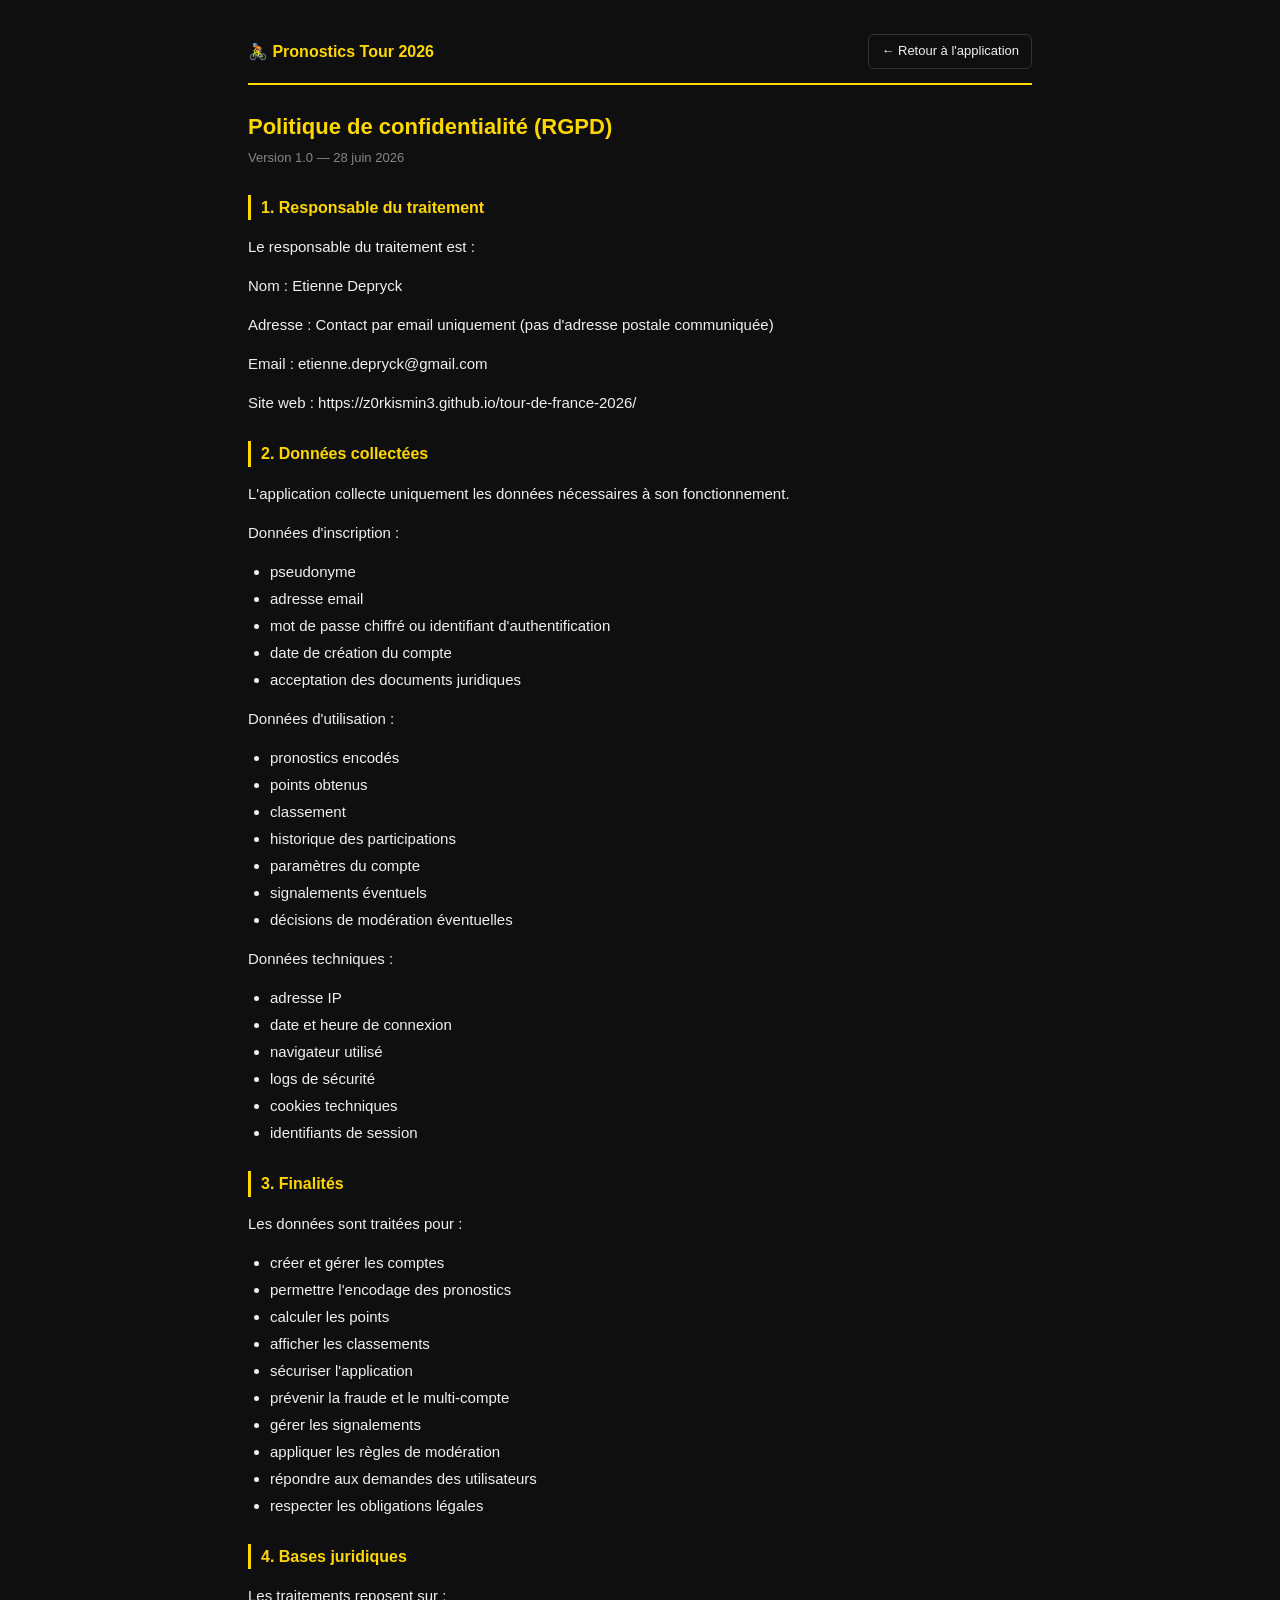
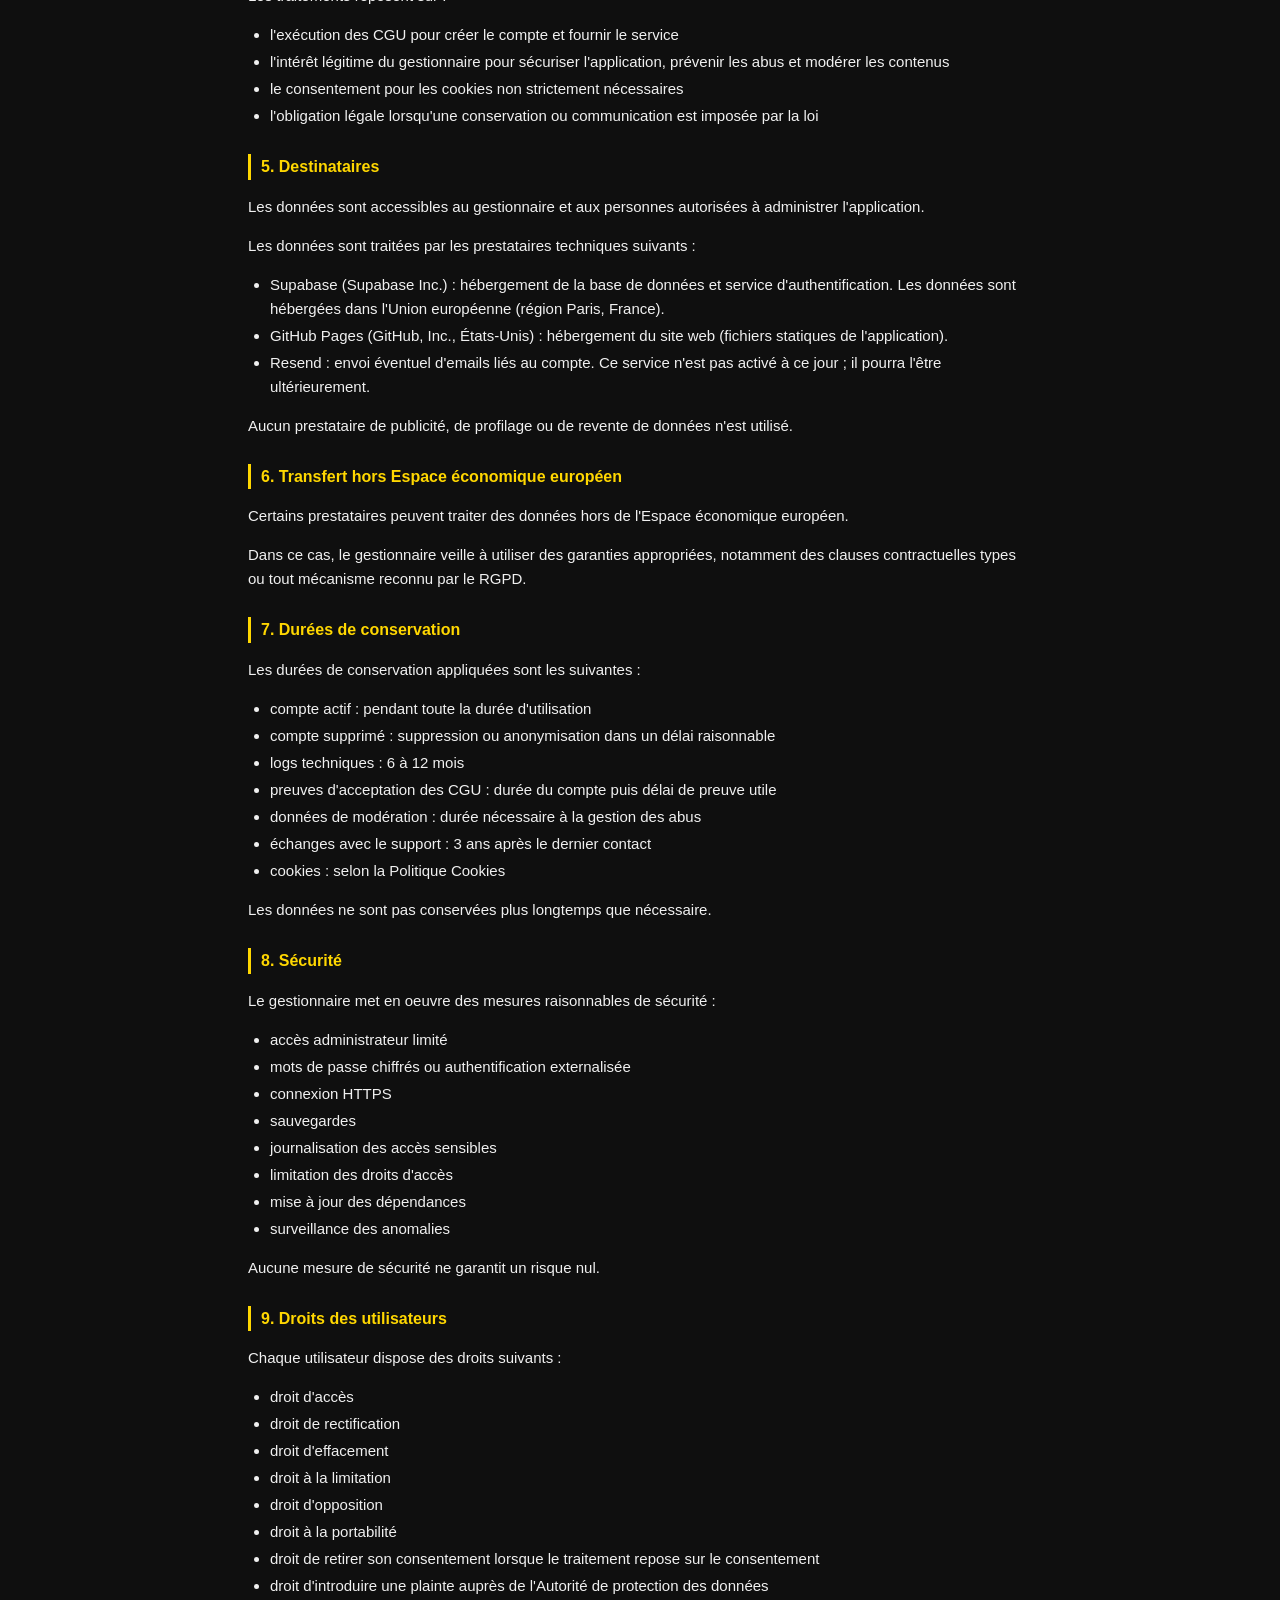
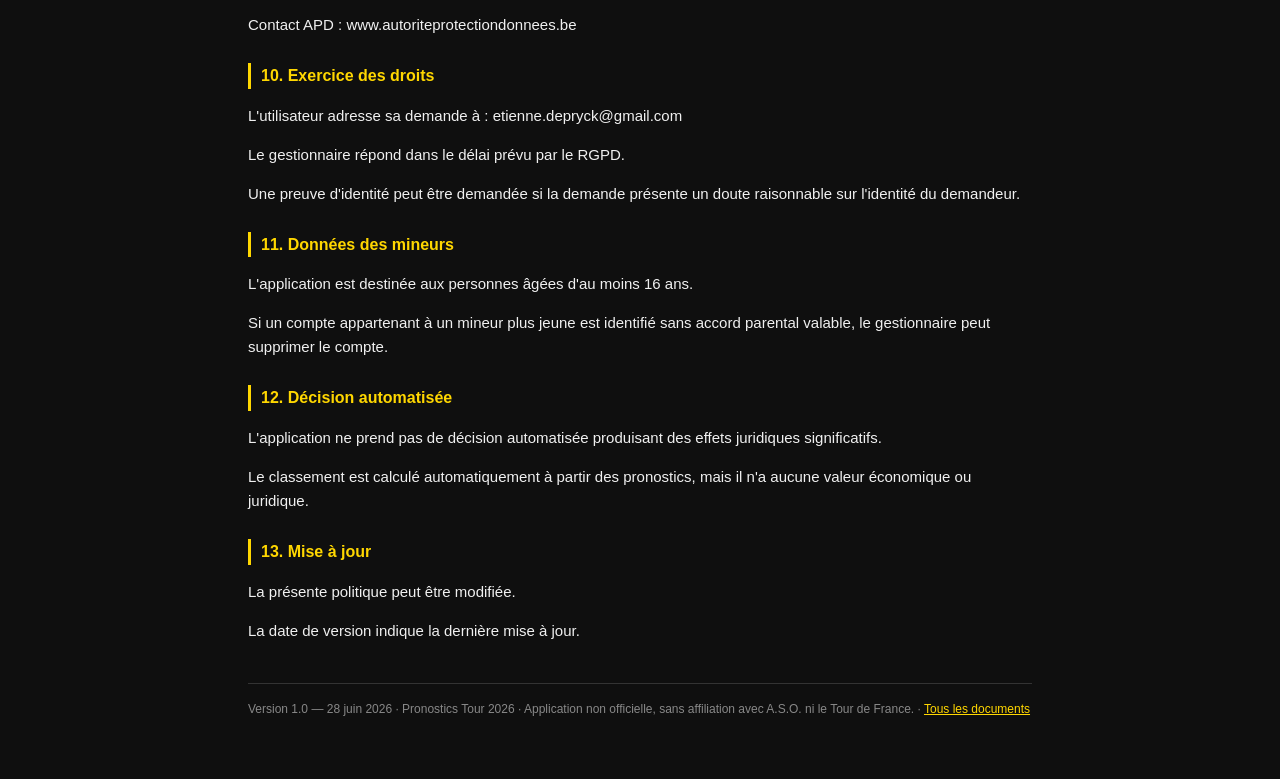
<file: legal/confidentialite.html>
<!DOCTYPE html><html lang="fr"><head><meta charset="UTF-8">
<meta name="viewport" content="width=device-width, initial-scale=1.0"><title>Politique de confidentialité (RGPD) · Pronostics Tour 2026</title>
<style>
:root{--bg:#0f0f0f;--card:#1a1a1a;--border:#333;--yellow:#FFD700;--text:#f0f0f0;--muted:#888}
*{box-sizing:border-box}body{background:var(--bg);color:var(--text);font-family:-apple-system,BlinkMacSystemFont,'Segoe UI',Roboto,sans-serif;line-height:1.6;margin:0;font-size:15px}
.wrap{max-width:820px;margin:0 auto;padding:20px 18px 60px}
header{border-bottom:2px solid var(--yellow);padding:14px 0;margin-bottom:24px;display:flex;justify-content:space-between;align-items:center;gap:12px;flex-wrap:wrap}
header .app{color:var(--yellow);font-weight:700;font-size:16px}
a{color:var(--yellow)}
a.back{font-size:13px;text-decoration:none;border:1px solid var(--border);padding:6px 12px;border-radius:6px;color:var(--text)}
a.back:hover{border-color:var(--yellow)}
h1{color:var(--yellow);font-size:22px;margin:0 0 4px}
h2{color:var(--yellow);font-size:16px;margin:26px 0 8px;border-left:3px solid var(--yellow);padding-left:10px}
h3{font-size:14px;margin:18px 0 6px;color:#ddd}
.ver{color:var(--muted);font-size:13px;margin:0 0 18px}
ul{padding-left:22px}li{margin:3px 0}
table{width:100%;border-collapse:collapse;margin:10px 0;font-size:13px}
th,td{border:1px solid var(--border);padding:7px 9px;text-align:left}th{background:#222;color:var(--muted)}
footer{margin-top:40px;padding-top:16px;border-top:1px solid var(--border);color:var(--muted);font-size:12px}
</style></head><body><div class="wrap">
<header><span class="app">🚴 Pronostics Tour 2026</span><a class="back" href="../index.html">← Retour à l'application</a></header>
<h1>Politique de confidentialité (RGPD)</h1>
<p class="ver">Version 1.0 — 28 juin 2026</p>
<h2>1. Responsable du traitement</h2>
<p>Le responsable du traitement est :</p>
<p>Nom : Etienne Depryck</p>
<p>Adresse : Contact par email uniquement (pas d&#x27;adresse postale communiquée)</p>
<p>Email : etienne.depryck@gmail.com</p>
<p>Site web : https://z0rkismin3.github.io/tour-de-france-2026/</p>
<h2>2. Données collectées</h2>
<p>L&#x27;application collecte uniquement les données nécessaires à son fonctionnement.</p>
<p>Données d&#x27;inscription :</p>
<ul><li>pseudonyme</li><li>adresse email</li><li>mot de passe chiffré ou identifiant d&#x27;authentification</li><li>date de création du compte</li><li>acceptation des documents juridiques</li></ul>
<p>Données d&#x27;utilisation :</p>
<ul><li>pronostics encodés</li><li>points obtenus</li><li>classement</li><li>historique des participations</li><li>paramètres du compte</li><li>signalements éventuels</li><li>décisions de modération éventuelles</li></ul>
<p>Données techniques :</p>
<ul><li>adresse IP</li><li>date et heure de connexion</li><li>navigateur utilisé</li><li>logs de sécurité</li><li>cookies techniques</li><li>identifiants de session</li></ul>
<h2>3. Finalités</h2>
<p>Les données sont traitées pour :</p>
<ul><li>créer et gérer les comptes</li><li>permettre l&#x27;encodage des pronostics</li><li>calculer les points</li><li>afficher les classements</li><li>sécuriser l&#x27;application</li><li>prévenir la fraude et le multi-compte</li><li>gérer les signalements</li><li>appliquer les règles de modération</li><li>répondre aux demandes des utilisateurs</li><li>respecter les obligations légales</li></ul>
<h2>4. Bases juridiques</h2>
<p>Les traitements reposent sur :</p>
<ul><li>l&#x27;exécution des CGU pour créer le compte et fournir le service</li><li>l&#x27;intérêt légitime du gestionnaire pour sécuriser l&#x27;application, prévenir les abus et modérer les contenus</li><li>le consentement pour les cookies non strictement nécessaires</li><li>l&#x27;obligation légale lorsqu&#x27;une conservation ou communication est imposée par la loi</li></ul>
<h2>5. Destinataires</h2>
<p>Les données sont accessibles au gestionnaire et aux personnes autorisées à administrer l&#x27;application.</p>
<p>Les données sont traitées par les prestataires techniques suivants :</p>
<ul><li>Supabase (Supabase Inc.) : hébergement de la base de données et service d&#x27;authentification. Les données sont hébergées dans l&#x27;Union européenne (région Paris, France).</li><li>GitHub Pages (GitHub, Inc., États-Unis) : hébergement du site web (fichiers statiques de l&#x27;application).</li><li>Resend : envoi éventuel d&#x27;emails liés au compte. Ce service n&#x27;est pas activé à ce jour ; il pourra l&#x27;être ultérieurement.</li></ul>
<p>Aucun prestataire de publicité, de profilage ou de revente de données n&#x27;est utilisé.</p>
<h2>6. Transfert hors Espace économique européen</h2>
<p>Certains prestataires peuvent traiter des données hors de l&#x27;Espace économique européen.</p>
<p>Dans ce cas, le gestionnaire veille à utiliser des garanties appropriées, notamment des clauses contractuelles types ou tout mécanisme reconnu par le RGPD.</p>
<h2>7. Durées de conservation</h2>
<p>Les durées de conservation appliquées sont les suivantes :</p>
<ul><li>compte actif : pendant toute la durée d&#x27;utilisation</li><li>compte supprimé : suppression ou anonymisation dans un délai raisonnable</li><li>logs techniques : 6 à 12 mois</li><li>preuves d&#x27;acceptation des CGU : durée du compte puis délai de preuve utile</li><li>données de modération : durée nécessaire à la gestion des abus</li><li>échanges avec le support : 3 ans après le dernier contact</li><li>cookies : selon la Politique Cookies</li></ul>
<p>Les données ne sont pas conservées plus longtemps que nécessaire.</p>
<h2>8. Sécurité</h2>
<p>Le gestionnaire met en oeuvre des mesures raisonnables de sécurité :</p>
<ul><li>accès administrateur limité</li><li>mots de passe chiffrés ou authentification externalisée</li><li>connexion HTTPS</li><li>sauvegardes</li><li>journalisation des accès sensibles</li><li>limitation des droits d&#x27;accès</li><li>mise à jour des dépendances</li><li>surveillance des anomalies</li></ul>
<p>Aucune mesure de sécurité ne garantit un risque nul.</p>
<h2>9. Droits des utilisateurs</h2>
<p>Chaque utilisateur dispose des droits suivants :</p>
<ul><li>droit d&#x27;accès</li><li>droit de rectification</li><li>droit d&#x27;effacement</li><li>droit à la limitation</li><li>droit d&#x27;opposition</li><li>droit à la portabilité</li><li>droit de retirer son consentement lorsque le traitement repose sur le consentement</li><li>droit d&#x27;introduire une plainte auprès de l&#x27;Autorité de protection des données</li></ul>
<p>Contact APD : www.autoriteprotectiondonnees.be</p>
<h2>10. Exercice des droits</h2>
<p>L&#x27;utilisateur adresse sa demande à : etienne.depryck@gmail.com</p>
<p>Le gestionnaire répond dans le délai prévu par le RGPD.</p>
<p>Une preuve d&#x27;identité peut être demandée si la demande présente un doute raisonnable sur l&#x27;identité du demandeur.</p>
<h2>11. Données des mineurs</h2>
<p>L&#x27;application est destinée aux personnes âgées d&#x27;au moins 16 ans.</p>
<p>Si un compte appartenant à un mineur plus jeune est identifié sans accord parental valable, le gestionnaire peut supprimer le compte.</p>
<h2>12. Décision automatisée</h2>
<p>L&#x27;application ne prend pas de décision automatisée produisant des effets juridiques significatifs.</p>
<p>Le classement est calculé automatiquement à partir des pronostics, mais il n&#x27;a aucune valeur économique ou juridique.</p>
<h2>13. Mise à jour</h2>
<p>La présente politique peut être modifiée.</p>
<p>La date de version indique la dernière mise à jour.</p>
<footer>Version 1.0 — 28 juin 2026 · Pronostics Tour 2026 · Application non officielle, sans affiliation avec A.S.O. ni le Tour de France. · <a href="index.html">Tous les documents</a></footer>
</div></body></html>
</file>
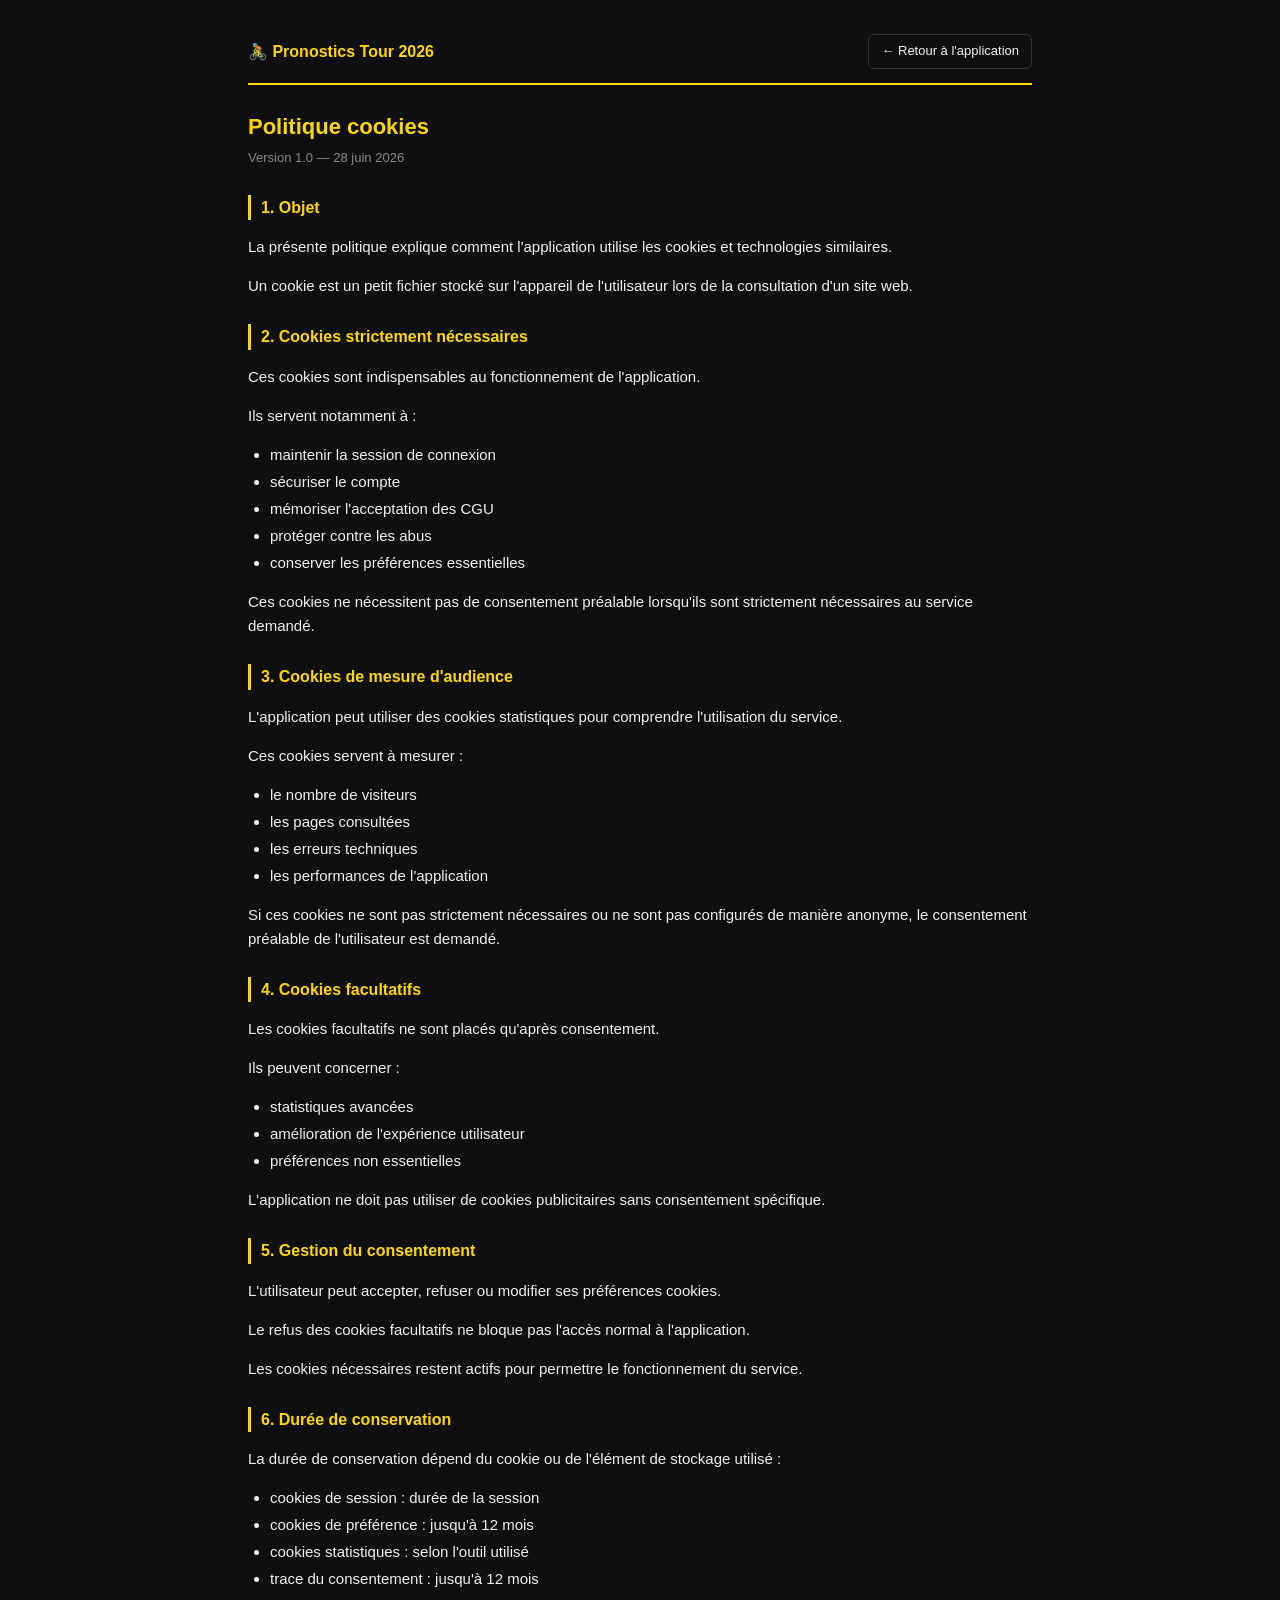
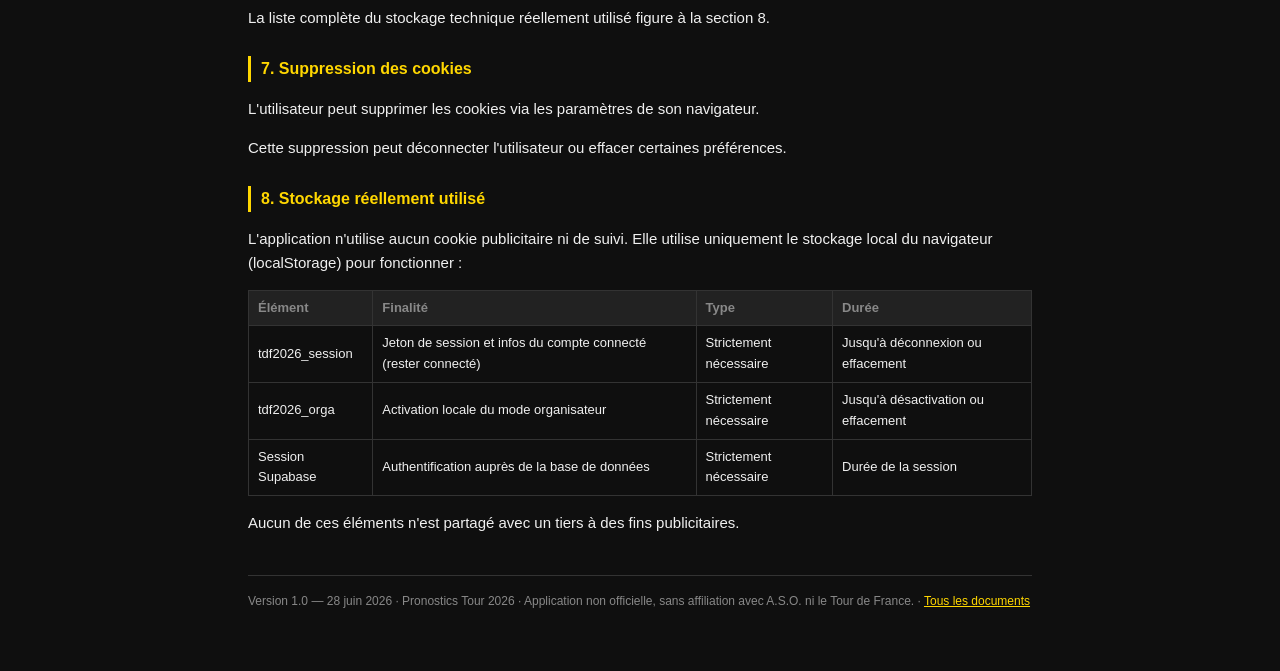
<file: legal/cookies.html>
<!DOCTYPE html><html lang="fr"><head><meta charset="UTF-8">
<meta name="viewport" content="width=device-width, initial-scale=1.0"><title>Politique cookies · Pronostics Tour 2026</title>
<style>
:root{--bg:#0f0f0f;--card:#1a1a1a;--border:#333;--yellow:#FFD700;--text:#f0f0f0;--muted:#888}
*{box-sizing:border-box}body{background:var(--bg);color:var(--text);font-family:-apple-system,BlinkMacSystemFont,'Segoe UI',Roboto,sans-serif;line-height:1.6;margin:0;font-size:15px}
.wrap{max-width:820px;margin:0 auto;padding:20px 18px 60px}
header{border-bottom:2px solid var(--yellow);padding:14px 0;margin-bottom:24px;display:flex;justify-content:space-between;align-items:center;gap:12px;flex-wrap:wrap}
header .app{color:var(--yellow);font-weight:700;font-size:16px}
a{color:var(--yellow)}
a.back{font-size:13px;text-decoration:none;border:1px solid var(--border);padding:6px 12px;border-radius:6px;color:var(--text)}
a.back:hover{border-color:var(--yellow)}
h1{color:var(--yellow);font-size:22px;margin:0 0 4px}
h2{color:var(--yellow);font-size:16px;margin:26px 0 8px;border-left:3px solid var(--yellow);padding-left:10px}
h3{font-size:14px;margin:18px 0 6px;color:#ddd}
.ver{color:var(--muted);font-size:13px;margin:0 0 18px}
ul{padding-left:22px}li{margin:3px 0}
table{width:100%;border-collapse:collapse;margin:10px 0;font-size:13px}
th,td{border:1px solid var(--border);padding:7px 9px;text-align:left}th{background:#222;color:var(--muted)}
footer{margin-top:40px;padding-top:16px;border-top:1px solid var(--border);color:var(--muted);font-size:12px}
</style></head><body><div class="wrap">
<header><span class="app">🚴 Pronostics Tour 2026</span><a class="back" href="../index.html">← Retour à l'application</a></header>
<h1>Politique cookies</h1>
<p class="ver">Version 1.0 — 28 juin 2026</p>
<h2>1. Objet</h2>
<p>La présente politique explique comment l&#x27;application utilise les cookies et technologies similaires.</p>
<p>Un cookie est un petit fichier stocké sur l&#x27;appareil de l&#x27;utilisateur lors de la consultation d&#x27;un site web.</p>
<h2>2. Cookies strictement nécessaires</h2>
<p>Ces cookies sont indispensables au fonctionnement de l&#x27;application.</p>
<p>Ils servent notamment à :</p>
<ul><li>maintenir la session de connexion</li><li>sécuriser le compte</li><li>mémoriser l&#x27;acceptation des CGU</li><li>protéger contre les abus</li><li>conserver les préférences essentielles</li></ul>
<p>Ces cookies ne nécessitent pas de consentement préalable lorsqu&#x27;ils sont strictement nécessaires au service demandé.</p>
<h2>3. Cookies de mesure d&#x27;audience</h2>
<p>L&#x27;application peut utiliser des cookies statistiques pour comprendre l&#x27;utilisation du service.</p>
<p>Ces cookies servent à mesurer :</p>
<ul><li>le nombre de visiteurs</li><li>les pages consultées</li><li>les erreurs techniques</li><li>les performances de l&#x27;application</li></ul>
<p>Si ces cookies ne sont pas strictement nécessaires ou ne sont pas configurés de manière anonyme, le consentement préalable de l&#x27;utilisateur est demandé.</p>
<h2>4. Cookies facultatifs</h2>
<p>Les cookies facultatifs ne sont placés qu&#x27;après consentement.</p>
<p>Ils peuvent concerner :</p>
<ul><li>statistiques avancées</li><li>amélioration de l&#x27;expérience utilisateur</li><li>préférences non essentielles</li></ul>
<p>L&#x27;application ne doit pas utiliser de cookies publicitaires sans consentement spécifique.</p>
<h2>5. Gestion du consentement</h2>
<p>L&#x27;utilisateur peut accepter, refuser ou modifier ses préférences cookies.</p>
<p>Le refus des cookies facultatifs ne bloque pas l&#x27;accès normal à l&#x27;application.</p>
<p>Les cookies nécessaires restent actifs pour permettre le fonctionnement du service.</p>
<h2>6. Durée de conservation</h2>
<p>La durée de conservation dépend du cookie ou de l&#x27;élément de stockage utilisé :</p>
<ul><li>cookies de session : durée de la session</li><li>cookies de préférence : jusqu&#x27;à 12 mois</li><li>cookies statistiques : selon l&#x27;outil utilisé</li><li>trace du consentement : jusqu&#x27;à 12 mois</li></ul>
<p>La liste complète du stockage technique réellement utilisé figure à la section 8.</p>
<h2>7. Suppression des cookies</h2>
<p>L&#x27;utilisateur peut supprimer les cookies via les paramètres de son navigateur.</p>
<p>Cette suppression peut déconnecter l&#x27;utilisateur ou effacer certaines préférences.</p>
<h2>8. Stockage réellement utilisé</h2>
<p>L&#x27;application n&#x27;utilise aucun cookie publicitaire ni de suivi. Elle utilise uniquement le stockage local du navigateur (localStorage) pour fonctionner :</p>
<table><thead><tr><th>Élément</th><th>Finalité</th><th>Type</th><th>Durée</th></tr></thead><tbody><tr><td>tdf2026_session</td><td>Jeton de session et infos du compte connecté (rester connecté)</td><td>Strictement nécessaire</td><td>Jusqu&#x27;à déconnexion ou effacement</td></tr><tr><td>tdf2026_orga</td><td>Activation locale du mode organisateur</td><td>Strictement nécessaire</td><td>Jusqu&#x27;à désactivation ou effacement</td></tr><tr><td>Session Supabase</td><td>Authentification auprès de la base de données</td><td>Strictement nécessaire</td><td>Durée de la session</td></tr></tbody></table>
<p>Aucun de ces éléments n&#x27;est partagé avec un tiers à des fins publicitaires.</p>
<footer>Version 1.0 — 28 juin 2026 · Pronostics Tour 2026 · Application non officielle, sans affiliation avec A.S.O. ni le Tour de France. · <a href="index.html">Tous les documents</a></footer>
</div></body></html>
</file>
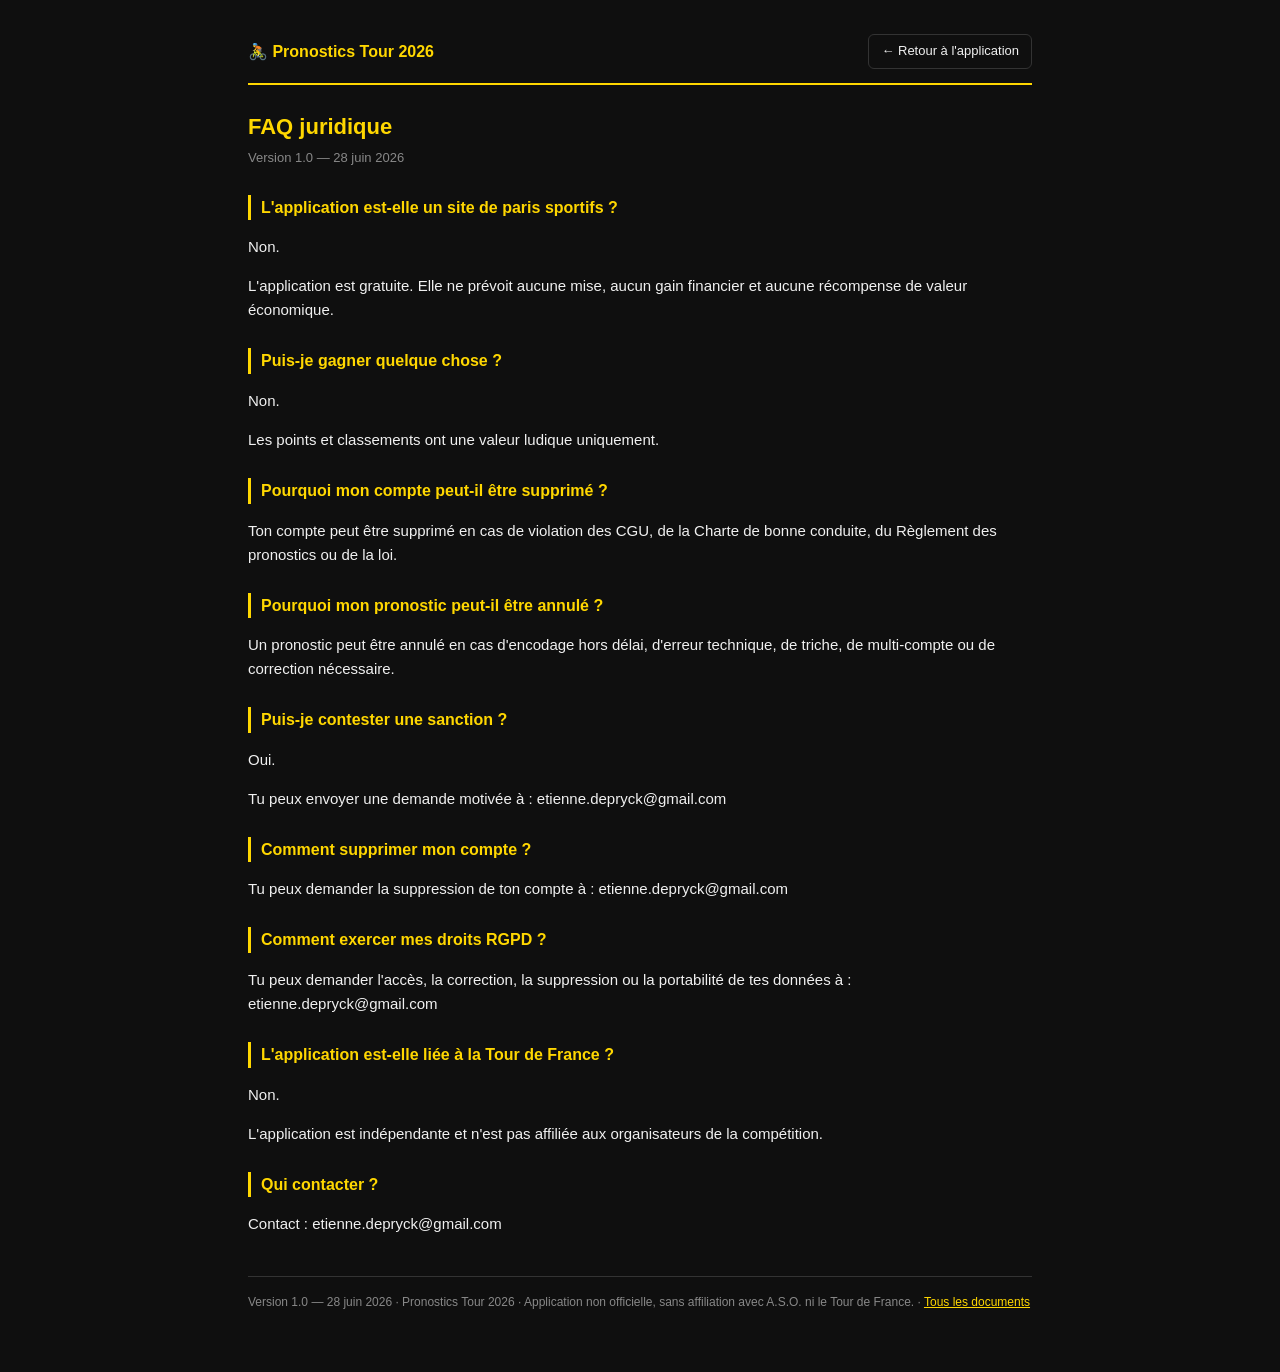
<file: legal/faq.html>
<!DOCTYPE html><html lang="fr"><head><meta charset="UTF-8">
<meta name="viewport" content="width=device-width, initial-scale=1.0"><title>FAQ juridique · Pronostics Tour 2026</title>
<style>
:root{--bg:#0f0f0f;--card:#1a1a1a;--border:#333;--yellow:#FFD700;--text:#f0f0f0;--muted:#888}
*{box-sizing:border-box}body{background:var(--bg);color:var(--text);font-family:-apple-system,BlinkMacSystemFont,'Segoe UI',Roboto,sans-serif;line-height:1.6;margin:0;font-size:15px}
.wrap{max-width:820px;margin:0 auto;padding:20px 18px 60px}
header{border-bottom:2px solid var(--yellow);padding:14px 0;margin-bottom:24px;display:flex;justify-content:space-between;align-items:center;gap:12px;flex-wrap:wrap}
header .app{color:var(--yellow);font-weight:700;font-size:16px}
a{color:var(--yellow)}
a.back{font-size:13px;text-decoration:none;border:1px solid var(--border);padding:6px 12px;border-radius:6px;color:var(--text)}
a.back:hover{border-color:var(--yellow)}
h1{color:var(--yellow);font-size:22px;margin:0 0 4px}
h2{color:var(--yellow);font-size:16px;margin:26px 0 8px;border-left:3px solid var(--yellow);padding-left:10px}
h3{font-size:14px;margin:18px 0 6px;color:#ddd}
.ver{color:var(--muted);font-size:13px;margin:0 0 18px}
ul{padding-left:22px}li{margin:3px 0}
table{width:100%;border-collapse:collapse;margin:10px 0;font-size:13px}
th,td{border:1px solid var(--border);padding:7px 9px;text-align:left}th{background:#222;color:var(--muted)}
footer{margin-top:40px;padding-top:16px;border-top:1px solid var(--border);color:var(--muted);font-size:12px}
</style></head><body><div class="wrap">
<header><span class="app">🚴 Pronostics Tour 2026</span><a class="back" href="../index.html">← Retour à l'application</a></header>
<h1>FAQ juridique</h1>
<p class="ver">Version 1.0 — 28 juin 2026</p>
<h2>L&#x27;application est-elle un site de paris sportifs ?</h2>
<p>Non.</p>
<p>L&#x27;application est gratuite. Elle ne prévoit aucune mise, aucun gain financier et aucune récompense de valeur économique.</p>
<h2>Puis-je gagner quelque chose ?</h2>
<p>Non.</p>
<p>Les points et classements ont une valeur ludique uniquement.</p>
<h2>Pourquoi mon compte peut-il être supprimé ?</h2>
<p>Ton compte peut être supprimé en cas de violation des CGU, de la Charte de bonne conduite, du Règlement des pronostics ou de la loi.</p>
<h2>Pourquoi mon pronostic peut-il être annulé ?</h2>
<p>Un pronostic peut être annulé en cas d&#x27;encodage hors délai, d&#x27;erreur technique, de triche, de multi-compte ou de correction nécessaire.</p>
<h2>Puis-je contester une sanction ?</h2>
<p>Oui.</p>
<p>Tu peux envoyer une demande motivée à : etienne.depryck@gmail.com</p>
<h2>Comment supprimer mon compte ?</h2>
<p>Tu peux demander la suppression de ton compte à : etienne.depryck@gmail.com</p>
<h2>Comment exercer mes droits RGPD ?</h2>
<p>Tu peux demander l&#x27;accès, la correction, la suppression ou la portabilité de tes données à : etienne.depryck@gmail.com</p>
<h2>L&#x27;application est-elle liée à la Tour de France ?</h2>
<p>Non.</p>
<p>L&#x27;application est indépendante et n&#x27;est pas affiliée aux organisateurs de la compétition.</p>
<h2>Qui contacter ?</h2>
<p>Contact : etienne.depryck@gmail.com</p>
<footer>Version 1.0 — 28 juin 2026 · Pronostics Tour 2026 · Application non officielle, sans affiliation avec A.S.O. ni le Tour de France. · <a href="index.html">Tous les documents</a></footer>
</div></body></html>
</file>
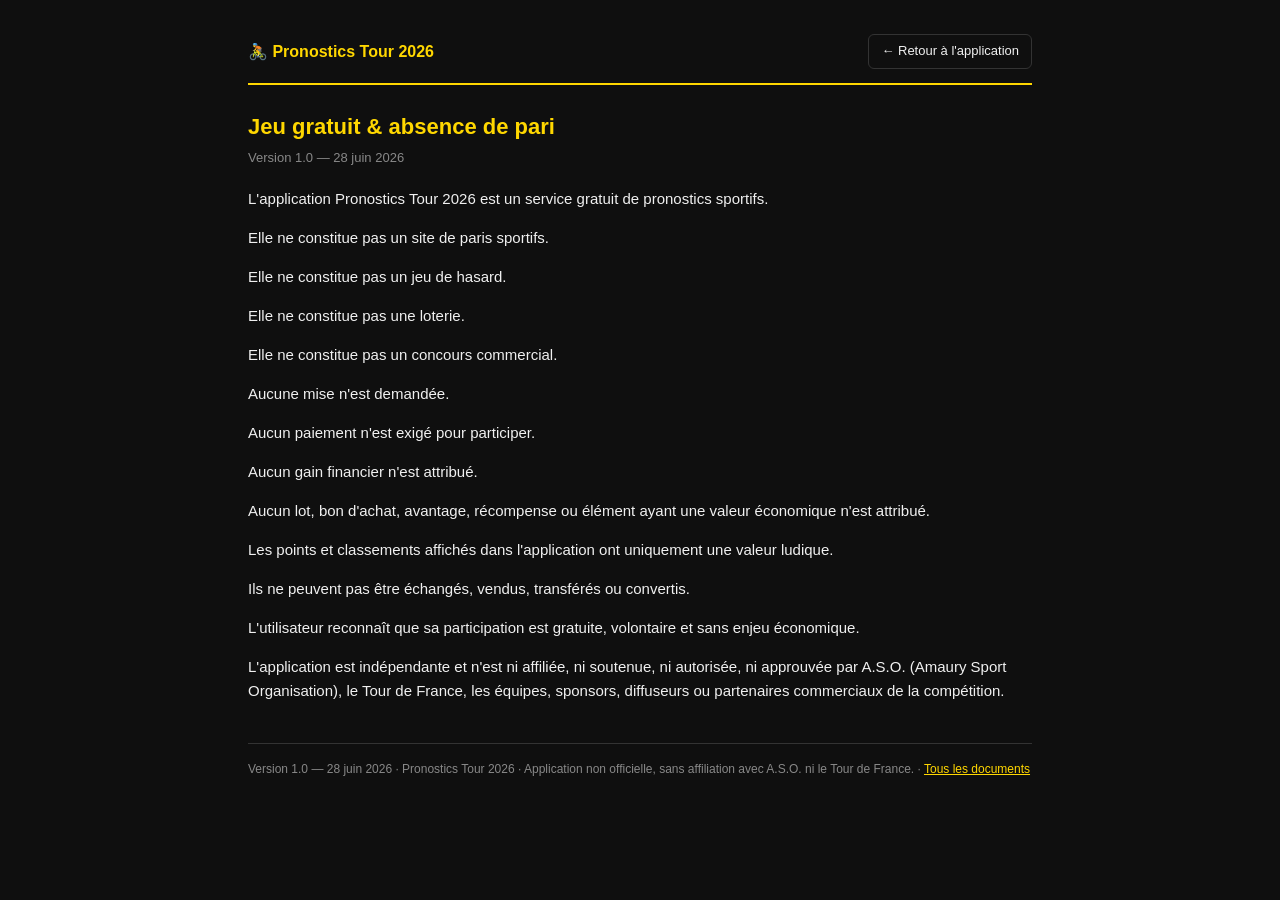
<file: legal/jeu-gratuit.html>
<!DOCTYPE html><html lang="fr"><head><meta charset="UTF-8">
<meta name="viewport" content="width=device-width, initial-scale=1.0"><title>Jeu gratuit &amp; absence de pari · Pronostics Tour 2026</title>
<style>
:root{--bg:#0f0f0f;--card:#1a1a1a;--border:#333;--yellow:#FFD700;--text:#f0f0f0;--muted:#888}
*{box-sizing:border-box}body{background:var(--bg);color:var(--text);font-family:-apple-system,BlinkMacSystemFont,'Segoe UI',Roboto,sans-serif;line-height:1.6;margin:0;font-size:15px}
.wrap{max-width:820px;margin:0 auto;padding:20px 18px 60px}
header{border-bottom:2px solid var(--yellow);padding:14px 0;margin-bottom:24px;display:flex;justify-content:space-between;align-items:center;gap:12px;flex-wrap:wrap}
header .app{color:var(--yellow);font-weight:700;font-size:16px}
a{color:var(--yellow)}
a.back{font-size:13px;text-decoration:none;border:1px solid var(--border);padding:6px 12px;border-radius:6px;color:var(--text)}
a.back:hover{border-color:var(--yellow)}
h1{color:var(--yellow);font-size:22px;margin:0 0 4px}
h2{color:var(--yellow);font-size:16px;margin:26px 0 8px;border-left:3px solid var(--yellow);padding-left:10px}
h3{font-size:14px;margin:18px 0 6px;color:#ddd}
.ver{color:var(--muted);font-size:13px;margin:0 0 18px}
ul{padding-left:22px}li{margin:3px 0}
table{width:100%;border-collapse:collapse;margin:10px 0;font-size:13px}
th,td{border:1px solid var(--border);padding:7px 9px;text-align:left}th{background:#222;color:var(--muted)}
footer{margin-top:40px;padding-top:16px;border-top:1px solid var(--border);color:var(--muted);font-size:12px}
</style></head><body><div class="wrap">
<header><span class="app">🚴 Pronostics Tour 2026</span><a class="back" href="../index.html">← Retour à l'application</a></header>
<h1>Jeu gratuit &amp; absence de pari</h1>
<p class="ver">Version 1.0 — 28 juin 2026</p>
<p>L&#x27;application Pronostics Tour 2026 est un service gratuit de pronostics sportifs.</p>
<p>Elle ne constitue pas un site de paris sportifs.</p>
<p>Elle ne constitue pas un jeu de hasard.</p>
<p>Elle ne constitue pas une loterie.</p>
<p>Elle ne constitue pas un concours commercial.</p>
<p>Aucune mise n&#x27;est demandée.</p>
<p>Aucun paiement n&#x27;est exigé pour participer.</p>
<p>Aucun gain financier n&#x27;est attribué.</p>
<p>Aucun lot, bon d&#x27;achat, avantage, récompense ou élément ayant une valeur économique n&#x27;est attribué.</p>
<p>Les points et classements affichés dans l&#x27;application ont uniquement une valeur ludique.</p>
<p>Ils ne peuvent pas être échangés, vendus, transférés ou convertis.</p>
<p>L&#x27;utilisateur reconnaît que sa participation est gratuite, volontaire et sans enjeu économique.</p>
<p>L&#x27;application est indépendante et n&#x27;est ni affiliée, ni soutenue, ni autorisée, ni approuvée par A.S.O. (Amaury Sport Organisation), le Tour de France, les équipes, sponsors, diffuseurs ou partenaires commerciaux de la compétition.</p>
<footer>Version 1.0 — 28 juin 2026 · Pronostics Tour 2026 · Application non officielle, sans affiliation avec A.S.O. ni le Tour de France. · <a href="index.html">Tous les documents</a></footer>
</div></body></html>
</file>
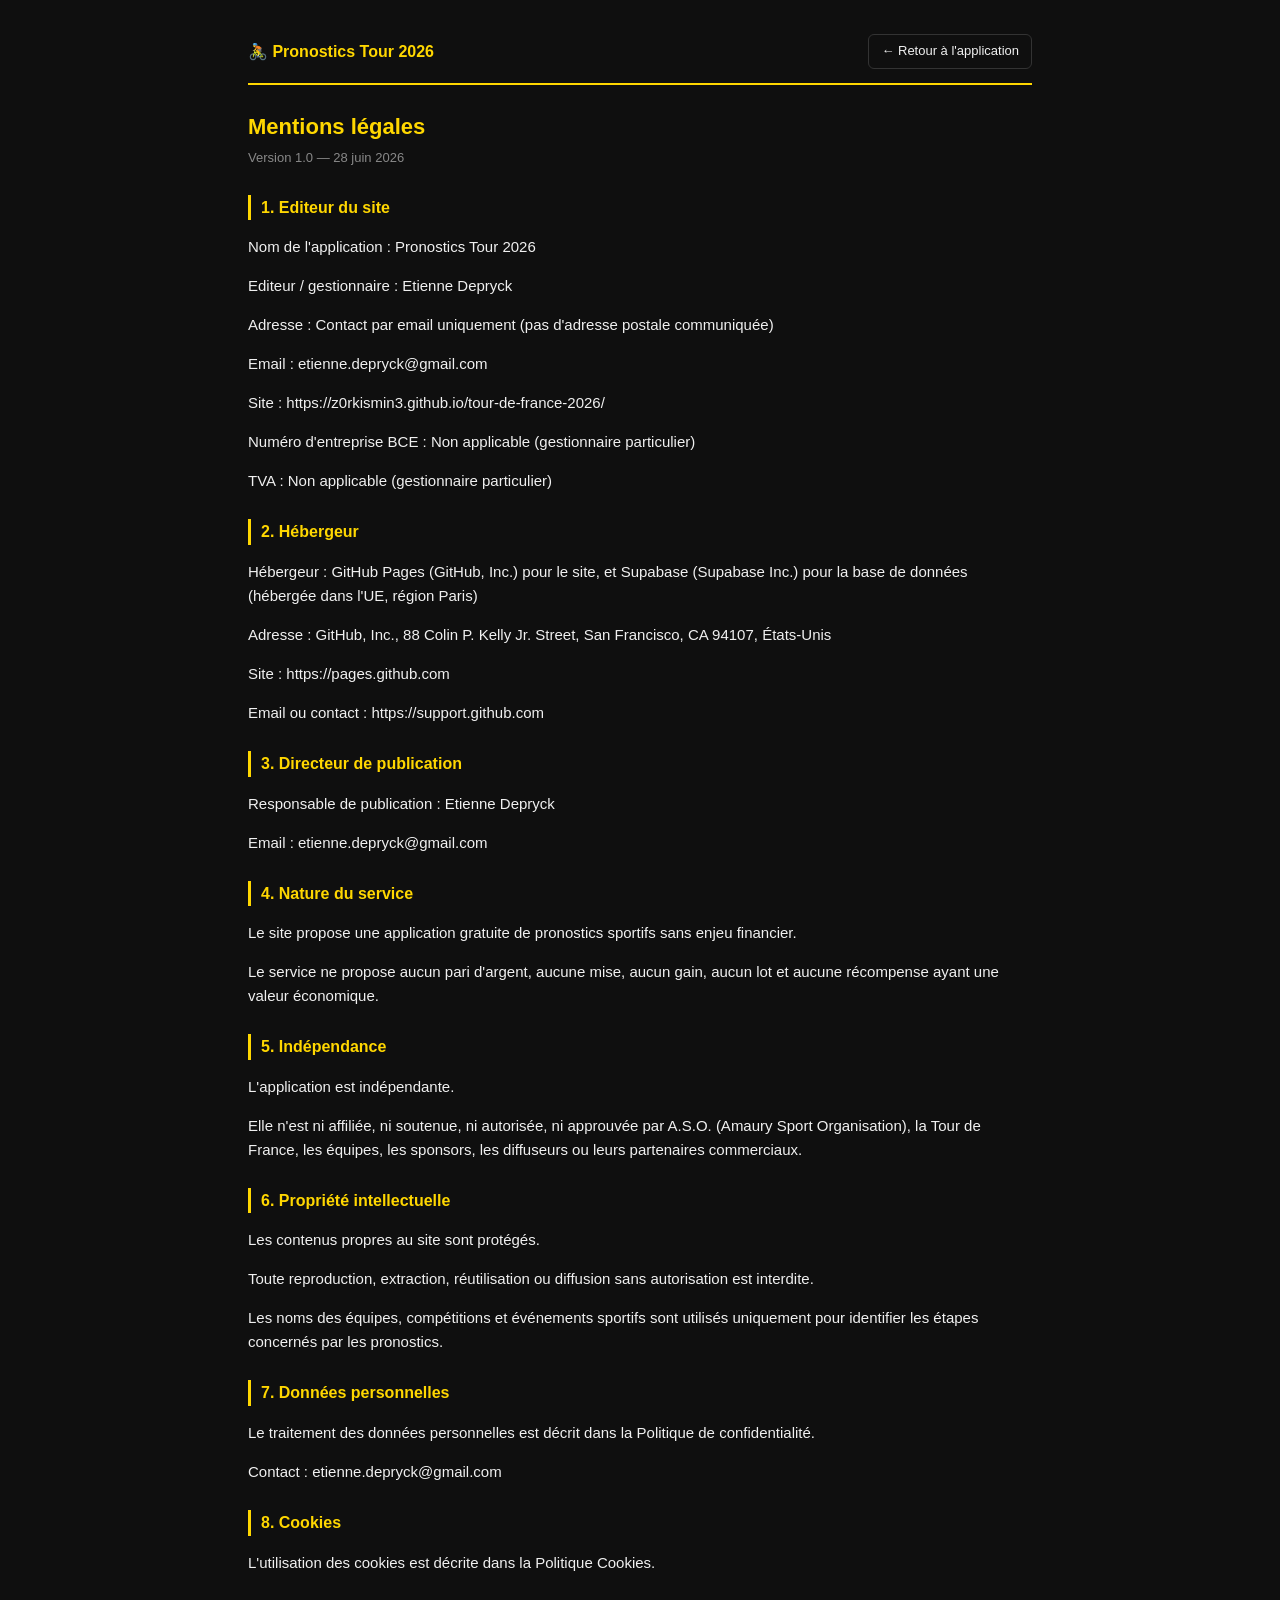
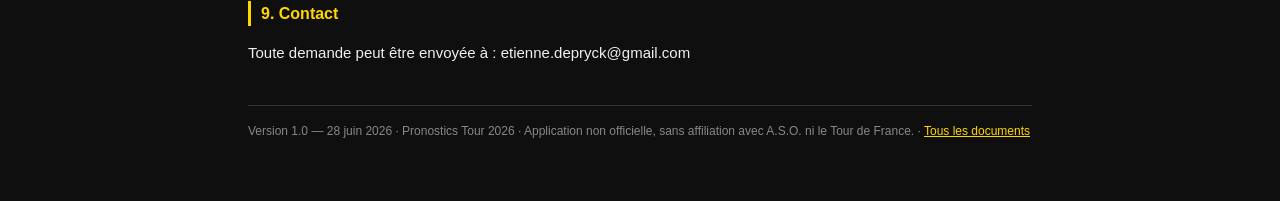
<file: legal/mentions-legales.html>
<!DOCTYPE html><html lang="fr"><head><meta charset="UTF-8">
<meta name="viewport" content="width=device-width, initial-scale=1.0"><title>Mentions légales · Pronostics Tour 2026</title>
<style>
:root{--bg:#0f0f0f;--card:#1a1a1a;--border:#333;--yellow:#FFD700;--text:#f0f0f0;--muted:#888}
*{box-sizing:border-box}body{background:var(--bg);color:var(--text);font-family:-apple-system,BlinkMacSystemFont,'Segoe UI',Roboto,sans-serif;line-height:1.6;margin:0;font-size:15px}
.wrap{max-width:820px;margin:0 auto;padding:20px 18px 60px}
header{border-bottom:2px solid var(--yellow);padding:14px 0;margin-bottom:24px;display:flex;justify-content:space-between;align-items:center;gap:12px;flex-wrap:wrap}
header .app{color:var(--yellow);font-weight:700;font-size:16px}
a{color:var(--yellow)}
a.back{font-size:13px;text-decoration:none;border:1px solid var(--border);padding:6px 12px;border-radius:6px;color:var(--text)}
a.back:hover{border-color:var(--yellow)}
h1{color:var(--yellow);font-size:22px;margin:0 0 4px}
h2{color:var(--yellow);font-size:16px;margin:26px 0 8px;border-left:3px solid var(--yellow);padding-left:10px}
h3{font-size:14px;margin:18px 0 6px;color:#ddd}
.ver{color:var(--muted);font-size:13px;margin:0 0 18px}
ul{padding-left:22px}li{margin:3px 0}
table{width:100%;border-collapse:collapse;margin:10px 0;font-size:13px}
th,td{border:1px solid var(--border);padding:7px 9px;text-align:left}th{background:#222;color:var(--muted)}
footer{margin-top:40px;padding-top:16px;border-top:1px solid var(--border);color:var(--muted);font-size:12px}
</style></head><body><div class="wrap">
<header><span class="app">🚴 Pronostics Tour 2026</span><a class="back" href="../index.html">← Retour à l'application</a></header>
<h1>Mentions légales</h1>
<p class="ver">Version 1.0 — 28 juin 2026</p>
<h2>1. Editeur du site</h2>
<p>Nom de l&#x27;application : Pronostics Tour 2026</p>
<p>Editeur / gestionnaire : Etienne Depryck</p>
<p>Adresse : Contact par email uniquement (pas d&#x27;adresse postale communiquée)</p>
<p>Email : etienne.depryck@gmail.com</p>
<p>Site : https://z0rkismin3.github.io/tour-de-france-2026/</p>
<p>Numéro d&#x27;entreprise BCE : Non applicable (gestionnaire particulier)</p>
<p>TVA : Non applicable (gestionnaire particulier)</p>
<h2>2. Hébergeur</h2>
<p>Hébergeur : GitHub Pages (GitHub, Inc.) pour le site, et Supabase (Supabase Inc.) pour la base de données (hébergée dans l&#x27;UE, région Paris)</p>
<p>Adresse : GitHub, Inc., 88 Colin P. Kelly Jr. Street, San Francisco, CA 94107, États-Unis</p>
<p>Site : https://pages.github.com</p>
<p>Email ou contact : https://support.github.com</p>
<h2>3. Directeur de publication</h2>
<p>Responsable de publication : Etienne Depryck</p>
<p>Email : etienne.depryck@gmail.com</p>
<h2>4. Nature du service</h2>
<p>Le site propose une application gratuite de pronostics sportifs sans enjeu financier.</p>
<p>Le service ne propose aucun pari d&#x27;argent, aucune mise, aucun gain, aucun lot et aucune récompense ayant une valeur économique.</p>
<h2>5. Indépendance</h2>
<p>L&#x27;application est indépendante.</p>
<p>Elle n&#x27;est ni affiliée, ni soutenue, ni autorisée, ni approuvée par A.S.O. (Amaury Sport Organisation), la Tour de France, les équipes, les sponsors, les diffuseurs ou leurs partenaires commerciaux.</p>
<h2>6. Propriété intellectuelle</h2>
<p>Les contenus propres au site sont protégés.</p>
<p>Toute reproduction, extraction, réutilisation ou diffusion sans autorisation est interdite.</p>
<p>Les noms des équipes, compétitions et événements sportifs sont utilisés uniquement pour identifier les étapes concernés par les pronostics.</p>
<h2>7. Données personnelles</h2>
<p>Le traitement des données personnelles est décrit dans la Politique de confidentialité.</p>
<p>Contact : etienne.depryck@gmail.com</p>
<h2>8. Cookies</h2>
<p>L&#x27;utilisation des cookies est décrite dans la Politique Cookies.</p>
<h2>9. Contact</h2>
<p>Toute demande peut être envoyée à : etienne.depryck@gmail.com</p>
<footer>Version 1.0 — 28 juin 2026 · Pronostics Tour 2026 · Application non officielle, sans affiliation avec A.S.O. ni le Tour de France. · <a href="index.html">Tous les documents</a></footer>
</div></body></html>
</file>
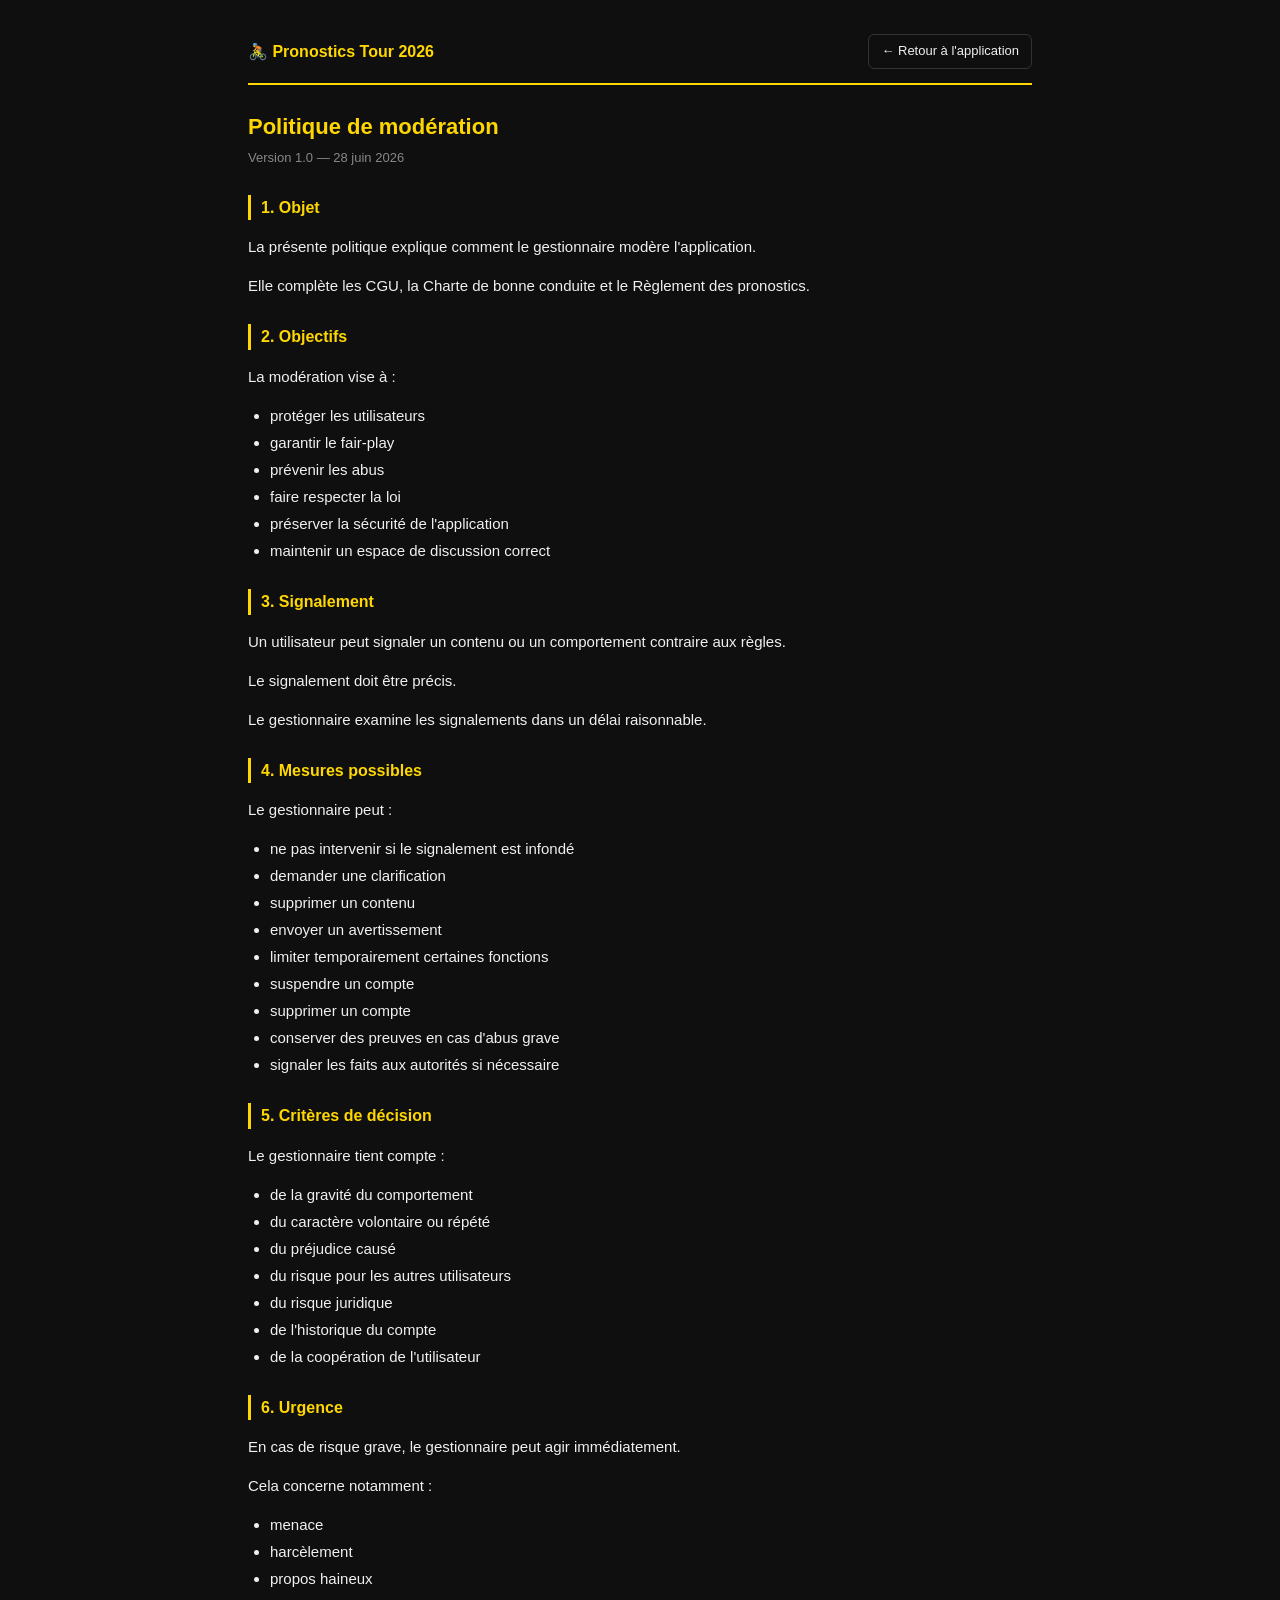
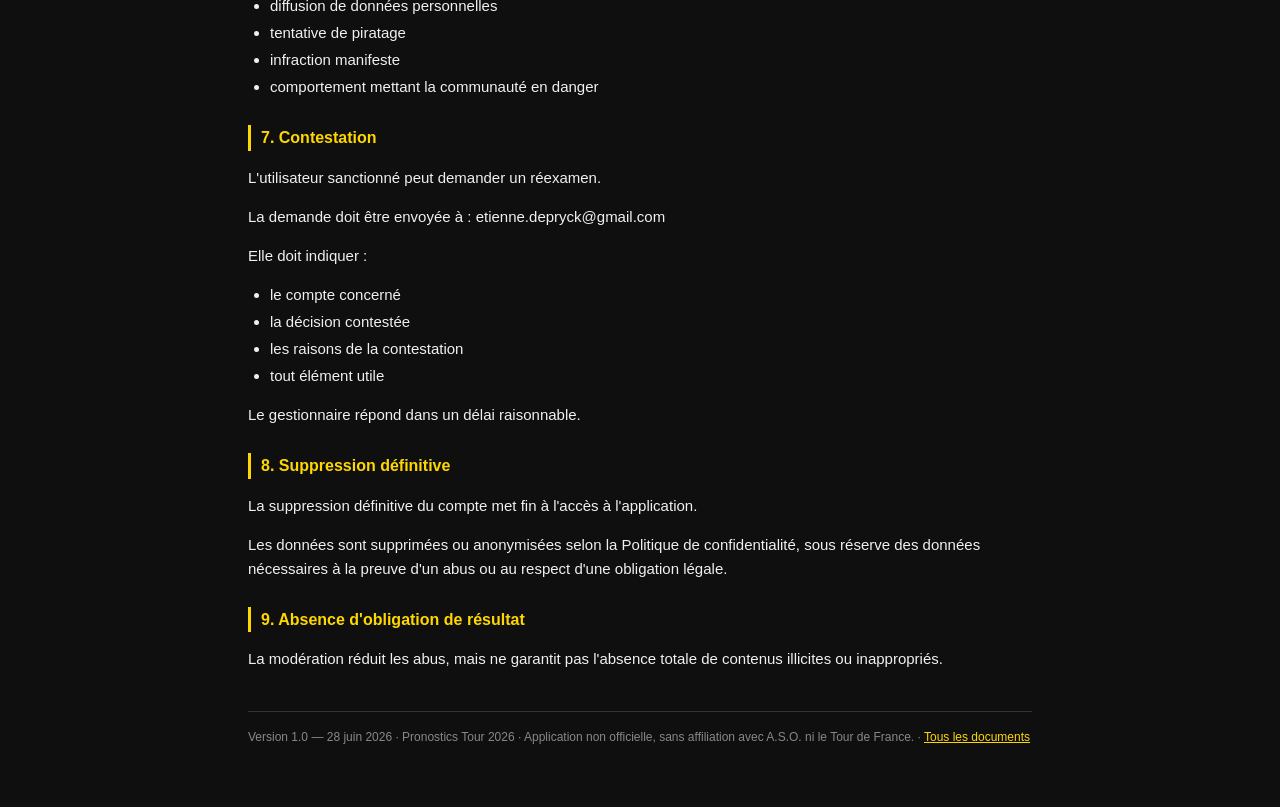
<file: legal/moderation.html>
<!DOCTYPE html><html lang="fr"><head><meta charset="UTF-8">
<meta name="viewport" content="width=device-width, initial-scale=1.0"><title>Politique de modération · Pronostics Tour 2026</title>
<style>
:root{--bg:#0f0f0f;--card:#1a1a1a;--border:#333;--yellow:#FFD700;--text:#f0f0f0;--muted:#888}
*{box-sizing:border-box}body{background:var(--bg);color:var(--text);font-family:-apple-system,BlinkMacSystemFont,'Segoe UI',Roboto,sans-serif;line-height:1.6;margin:0;font-size:15px}
.wrap{max-width:820px;margin:0 auto;padding:20px 18px 60px}
header{border-bottom:2px solid var(--yellow);padding:14px 0;margin-bottom:24px;display:flex;justify-content:space-between;align-items:center;gap:12px;flex-wrap:wrap}
header .app{color:var(--yellow);font-weight:700;font-size:16px}
a{color:var(--yellow)}
a.back{font-size:13px;text-decoration:none;border:1px solid var(--border);padding:6px 12px;border-radius:6px;color:var(--text)}
a.back:hover{border-color:var(--yellow)}
h1{color:var(--yellow);font-size:22px;margin:0 0 4px}
h2{color:var(--yellow);font-size:16px;margin:26px 0 8px;border-left:3px solid var(--yellow);padding-left:10px}
h3{font-size:14px;margin:18px 0 6px;color:#ddd}
.ver{color:var(--muted);font-size:13px;margin:0 0 18px}
ul{padding-left:22px}li{margin:3px 0}
table{width:100%;border-collapse:collapse;margin:10px 0;font-size:13px}
th,td{border:1px solid var(--border);padding:7px 9px;text-align:left}th{background:#222;color:var(--muted)}
footer{margin-top:40px;padding-top:16px;border-top:1px solid var(--border);color:var(--muted);font-size:12px}
</style></head><body><div class="wrap">
<header><span class="app">🚴 Pronostics Tour 2026</span><a class="back" href="../index.html">← Retour à l'application</a></header>
<h1>Politique de modération</h1>
<p class="ver">Version 1.0 — 28 juin 2026</p>
<h2>1. Objet</h2>
<p>La présente politique explique comment le gestionnaire modère l&#x27;application.</p>
<p>Elle complète les CGU, la Charte de bonne conduite et le Règlement des pronostics.</p>
<h2>2. Objectifs</h2>
<p>La modération vise à :</p>
<ul><li>protéger les utilisateurs</li><li>garantir le fair-play</li><li>prévenir les abus</li><li>faire respecter la loi</li><li>préserver la sécurité de l&#x27;application</li><li>maintenir un espace de discussion correct</li></ul>
<h2>3. Signalement</h2>
<p>Un utilisateur peut signaler un contenu ou un comportement contraire aux règles.</p>
<p>Le signalement doit être précis.</p>
<p>Le gestionnaire examine les signalements dans un délai raisonnable.</p>
<h2>4. Mesures possibles</h2>
<p>Le gestionnaire peut :</p>
<ul><li>ne pas intervenir si le signalement est infondé</li><li>demander une clarification</li><li>supprimer un contenu</li><li>envoyer un avertissement</li><li>limiter temporairement certaines fonctions</li><li>suspendre un compte</li><li>supprimer un compte</li><li>conserver des preuves en cas d&#x27;abus grave</li><li>signaler les faits aux autorités si nécessaire</li></ul>
<h2>5. Critères de décision</h2>
<p>Le gestionnaire tient compte :</p>
<ul><li>de la gravité du comportement</li><li>du caractère volontaire ou répété</li><li>du préjudice causé</li><li>du risque pour les autres utilisateurs</li><li>du risque juridique</li><li>de l&#x27;historique du compte</li><li>de la coopération de l&#x27;utilisateur</li></ul>
<h2>6. Urgence</h2>
<p>En cas de risque grave, le gestionnaire peut agir immédiatement.</p>
<p>Cela concerne notamment :</p>
<ul><li>menace</li><li>harcèlement</li><li>propos haineux</li><li>diffusion de données personnelles</li><li>tentative de piratage</li><li>infraction manifeste</li><li>comportement mettant la communauté en danger</li></ul>
<h2>7. Contestation</h2>
<p>L&#x27;utilisateur sanctionné peut demander un réexamen.</p>
<p>La demande doit être envoyée à : etienne.depryck@gmail.com</p>
<p>Elle doit indiquer :</p>
<ul><li>le compte concerné</li><li>la décision contestée</li><li>les raisons de la contestation</li><li>tout élément utile</li></ul>
<p>Le gestionnaire répond dans un délai raisonnable.</p>
<h2>8. Suppression définitive</h2>
<p>La suppression définitive du compte met fin à l&#x27;accès à l&#x27;application.</p>
<p>Les données sont supprimées ou anonymisées selon la Politique de confidentialité, sous réserve des données nécessaires à la preuve d&#x27;un abus ou au respect d&#x27;une obligation légale.</p>
<h2>9. Absence d&#x27;obligation de résultat</h2>
<p>La modération réduit les abus, mais ne garantit pas l&#x27;absence totale de contenus illicites ou inappropriés.</p>
<footer>Version 1.0 — 28 juin 2026 · Pronostics Tour 2026 · Application non officielle, sans affiliation avec A.S.O. ni le Tour de France. · <a href="index.html">Tous les documents</a></footer>
</div></body></html>
</file>
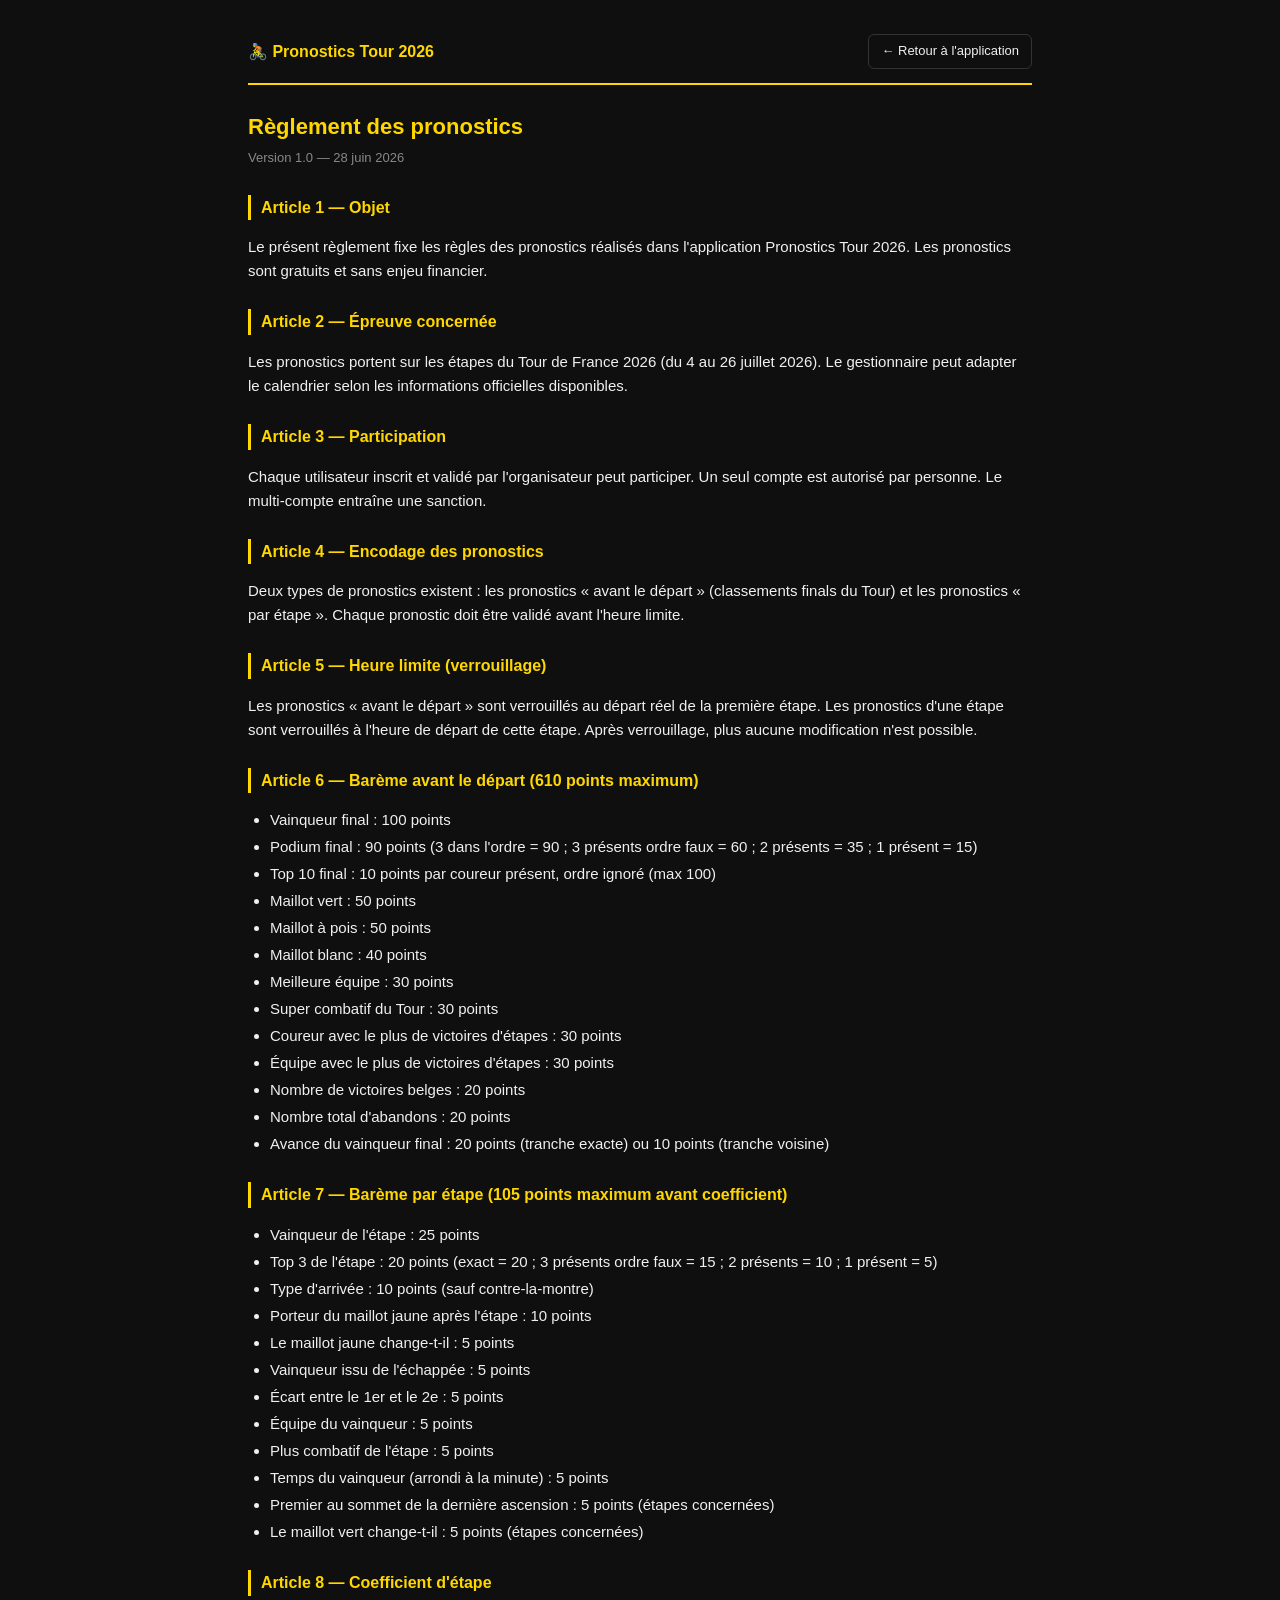
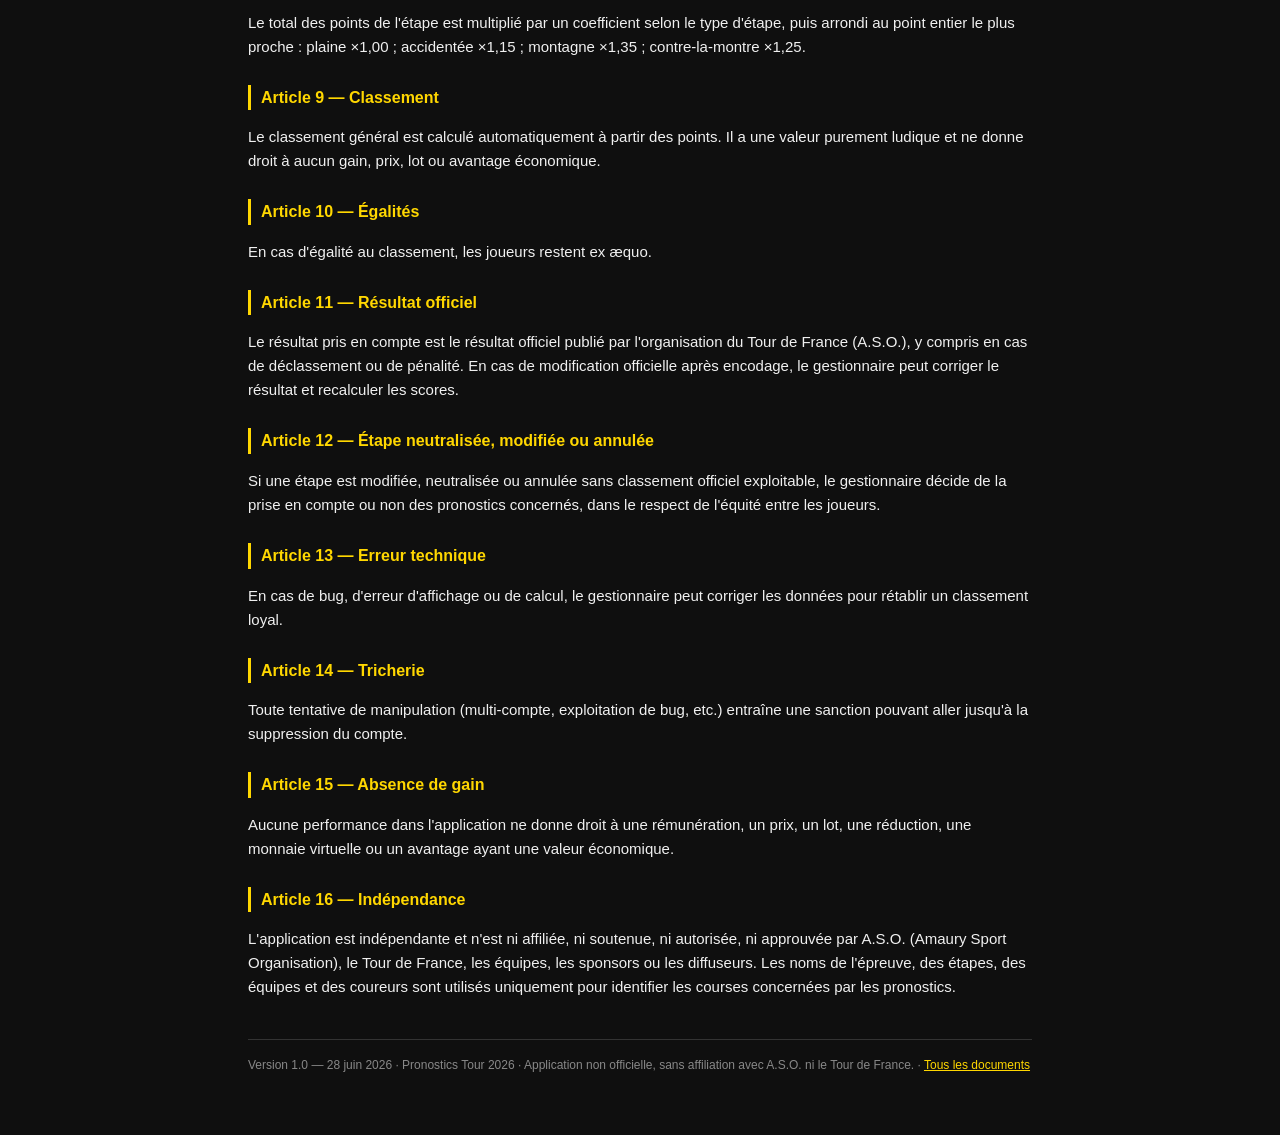
<file: legal/reglement.html>
<!DOCTYPE html><html lang="fr"><head><meta charset="UTF-8">
<meta name="viewport" content="width=device-width, initial-scale=1.0"><title>Règlement des pronostics · Pronostics Tour 2026</title>
<style>
:root{--bg:#0f0f0f;--card:#1a1a1a;--border:#333;--yellow:#FFD700;--text:#f0f0f0;--muted:#888}
*{box-sizing:border-box}body{background:var(--bg);color:var(--text);font-family:-apple-system,BlinkMacSystemFont,'Segoe UI',Roboto,sans-serif;line-height:1.6;margin:0;font-size:15px}
.wrap{max-width:820px;margin:0 auto;padding:20px 18px 60px}
header{border-bottom:2px solid var(--yellow);padding:14px 0;margin-bottom:24px;display:flex;justify-content:space-between;align-items:center;gap:12px;flex-wrap:wrap}
header .app{color:var(--yellow);font-weight:700;font-size:16px}
a{color:var(--yellow)}
a.back{font-size:13px;text-decoration:none;border:1px solid var(--border);padding:6px 12px;border-radius:6px;color:var(--text)}
a.back:hover{border-color:var(--yellow)}
h1{color:var(--yellow);font-size:22px;margin:0 0 4px}
h2{color:var(--yellow);font-size:16px;margin:26px 0 8px;border-left:3px solid var(--yellow);padding-left:10px}
h3{font-size:14px;margin:18px 0 6px;color:#ddd}
.ver{color:var(--muted);font-size:13px;margin:0 0 18px}
ul{padding-left:22px}li{margin:3px 0}
table{width:100%;border-collapse:collapse;margin:10px 0;font-size:13px}
th,td{border:1px solid var(--border);padding:7px 9px;text-align:left}th{background:#222;color:var(--muted)}
footer{margin-top:40px;padding-top:16px;border-top:1px solid var(--border);color:var(--muted);font-size:12px}
</style></head><body><div class="wrap">
<header><span class="app">🚴 Pronostics Tour 2026</span><a class="back" href="../index.html">← Retour à l'application</a></header>
<h1>Règlement des pronostics</h1>
<p class="ver">Version 1.0 — 28 juin 2026</p>
<h2>Article 1 — Objet</h2>
<p>Le présent règlement fixe les règles des pronostics réalisés dans l&#x27;application Pronostics Tour 2026. Les pronostics sont gratuits et sans enjeu financier.</p>
<h2>Article 2 — Épreuve concernée</h2>
<p>Les pronostics portent sur les étapes du Tour de France 2026 (du 4 au 26 juillet 2026). Le gestionnaire peut adapter le calendrier selon les informations officielles disponibles.</p>
<h2>Article 3 — Participation</h2>
<p>Chaque utilisateur inscrit et validé par l&#x27;organisateur peut participer. Un seul compte est autorisé par personne. Le multi-compte entraîne une sanction.</p>
<h2>Article 4 — Encodage des pronostics</h2>
<p>Deux types de pronostics existent : les pronostics « avant le départ » (classements finals du Tour) et les pronostics « par étape ». Chaque pronostic doit être validé avant l&#x27;heure limite.</p>
<h2>Article 5 — Heure limite (verrouillage)</h2>
<p>Les pronostics « avant le départ » sont verrouillés au départ réel de la première étape. Les pronostics d&#x27;une étape sont verrouillés à l&#x27;heure de départ de cette étape. Après verrouillage, plus aucune modification n&#x27;est possible.</p>
<h2>Article 6 — Barème avant le départ (610 points maximum)</h2>
<ul><li>Vainqueur final : 100 points</li><li>Podium final : 90 points (3 dans l&#x27;ordre = 90 ; 3 présents ordre faux = 60 ; 2 présents = 35 ; 1 présent = 15)</li><li>Top 10 final : 10 points par coureur présent, ordre ignoré (max 100)</li><li>Maillot vert : 50 points</li><li>Maillot à pois : 50 points</li><li>Maillot blanc : 40 points</li><li>Meilleure équipe : 30 points</li><li>Super combatif du Tour : 30 points</li><li>Coureur avec le plus de victoires d&#x27;étapes : 30 points</li><li>Équipe avec le plus de victoires d&#x27;étapes : 30 points</li><li>Nombre de victoires belges : 20 points</li><li>Nombre total d&#x27;abandons : 20 points</li><li>Avance du vainqueur final : 20 points (tranche exacte) ou 10 points (tranche voisine)</li></ul>
<h2>Article 7 — Barème par étape (105 points maximum avant coefficient)</h2>
<ul><li>Vainqueur de l&#x27;étape : 25 points</li><li>Top 3 de l&#x27;étape : 20 points (exact = 20 ; 3 présents ordre faux = 15 ; 2 présents = 10 ; 1 présent = 5)</li><li>Type d&#x27;arrivée : 10 points (sauf contre-la-montre)</li><li>Porteur du maillot jaune après l&#x27;étape : 10 points</li><li>Le maillot jaune change-t-il : 5 points</li><li>Vainqueur issu de l&#x27;échappée : 5 points</li><li>Écart entre le 1er et le 2e : 5 points</li><li>Équipe du vainqueur : 5 points</li><li>Plus combatif de l&#x27;étape : 5 points</li><li>Temps du vainqueur (arrondi à la minute) : 5 points</li><li>Premier au sommet de la dernière ascension : 5 points (étapes concernées)</li><li>Le maillot vert change-t-il : 5 points (étapes concernées)</li></ul>
<h2>Article 8 — Coefficient d&#x27;étape</h2>
<p>Le total des points de l&#x27;étape est multiplié par un coefficient selon le type d&#x27;étape, puis arrondi au point entier le plus proche : plaine ×1,00 ; accidentée ×1,15 ; montagne ×1,35 ; contre-la-montre ×1,25.</p>
<h2>Article 9 — Classement</h2>
<p>Le classement général est calculé automatiquement à partir des points. Il a une valeur purement ludique et ne donne droit à aucun gain, prix, lot ou avantage économique.</p>
<h2>Article 10 — Égalités</h2>
<p>En cas d&#x27;égalité au classement, les joueurs restent ex æquo.</p>
<h2>Article 11 — Résultat officiel</h2>
<p>Le résultat pris en compte est le résultat officiel publié par l&#x27;organisation du Tour de France (A.S.O.), y compris en cas de déclassement ou de pénalité. En cas de modification officielle après encodage, le gestionnaire peut corriger le résultat et recalculer les scores.</p>
<h2>Article 12 — Étape neutralisée, modifiée ou annulée</h2>
<p>Si une étape est modifiée, neutralisée ou annulée sans classement officiel exploitable, le gestionnaire décide de la prise en compte ou non des pronostics concernés, dans le respect de l&#x27;équité entre les joueurs.</p>
<h2>Article 13 — Erreur technique</h2>
<p>En cas de bug, d&#x27;erreur d&#x27;affichage ou de calcul, le gestionnaire peut corriger les données pour rétablir un classement loyal.</p>
<h2>Article 14 — Tricherie</h2>
<p>Toute tentative de manipulation (multi-compte, exploitation de bug, etc.) entraîne une sanction pouvant aller jusqu&#x27;à la suppression du compte.</p>
<h2>Article 15 — Absence de gain</h2>
<p>Aucune performance dans l&#x27;application ne donne droit à une rémunération, un prix, un lot, une réduction, une monnaie virtuelle ou un avantage ayant une valeur économique.</p>
<h2>Article 16 — Indépendance</h2>
<p>L&#x27;application est indépendante et n&#x27;est ni affiliée, ni soutenue, ni autorisée, ni approuvée par A.S.O. (Amaury Sport Organisation), le Tour de France, les équipes, les sponsors ou les diffuseurs. Les noms de l&#x27;épreuve, des étapes, des équipes et des coureurs sont utilisés uniquement pour identifier les courses concernées par les pronostics.</p>
<footer>Version 1.0 — 28 juin 2026 · Pronostics Tour 2026 · Application non officielle, sans affiliation avec A.S.O. ni le Tour de France. · <a href="index.html">Tous les documents</a></footer>
</div></body></html>
</file>
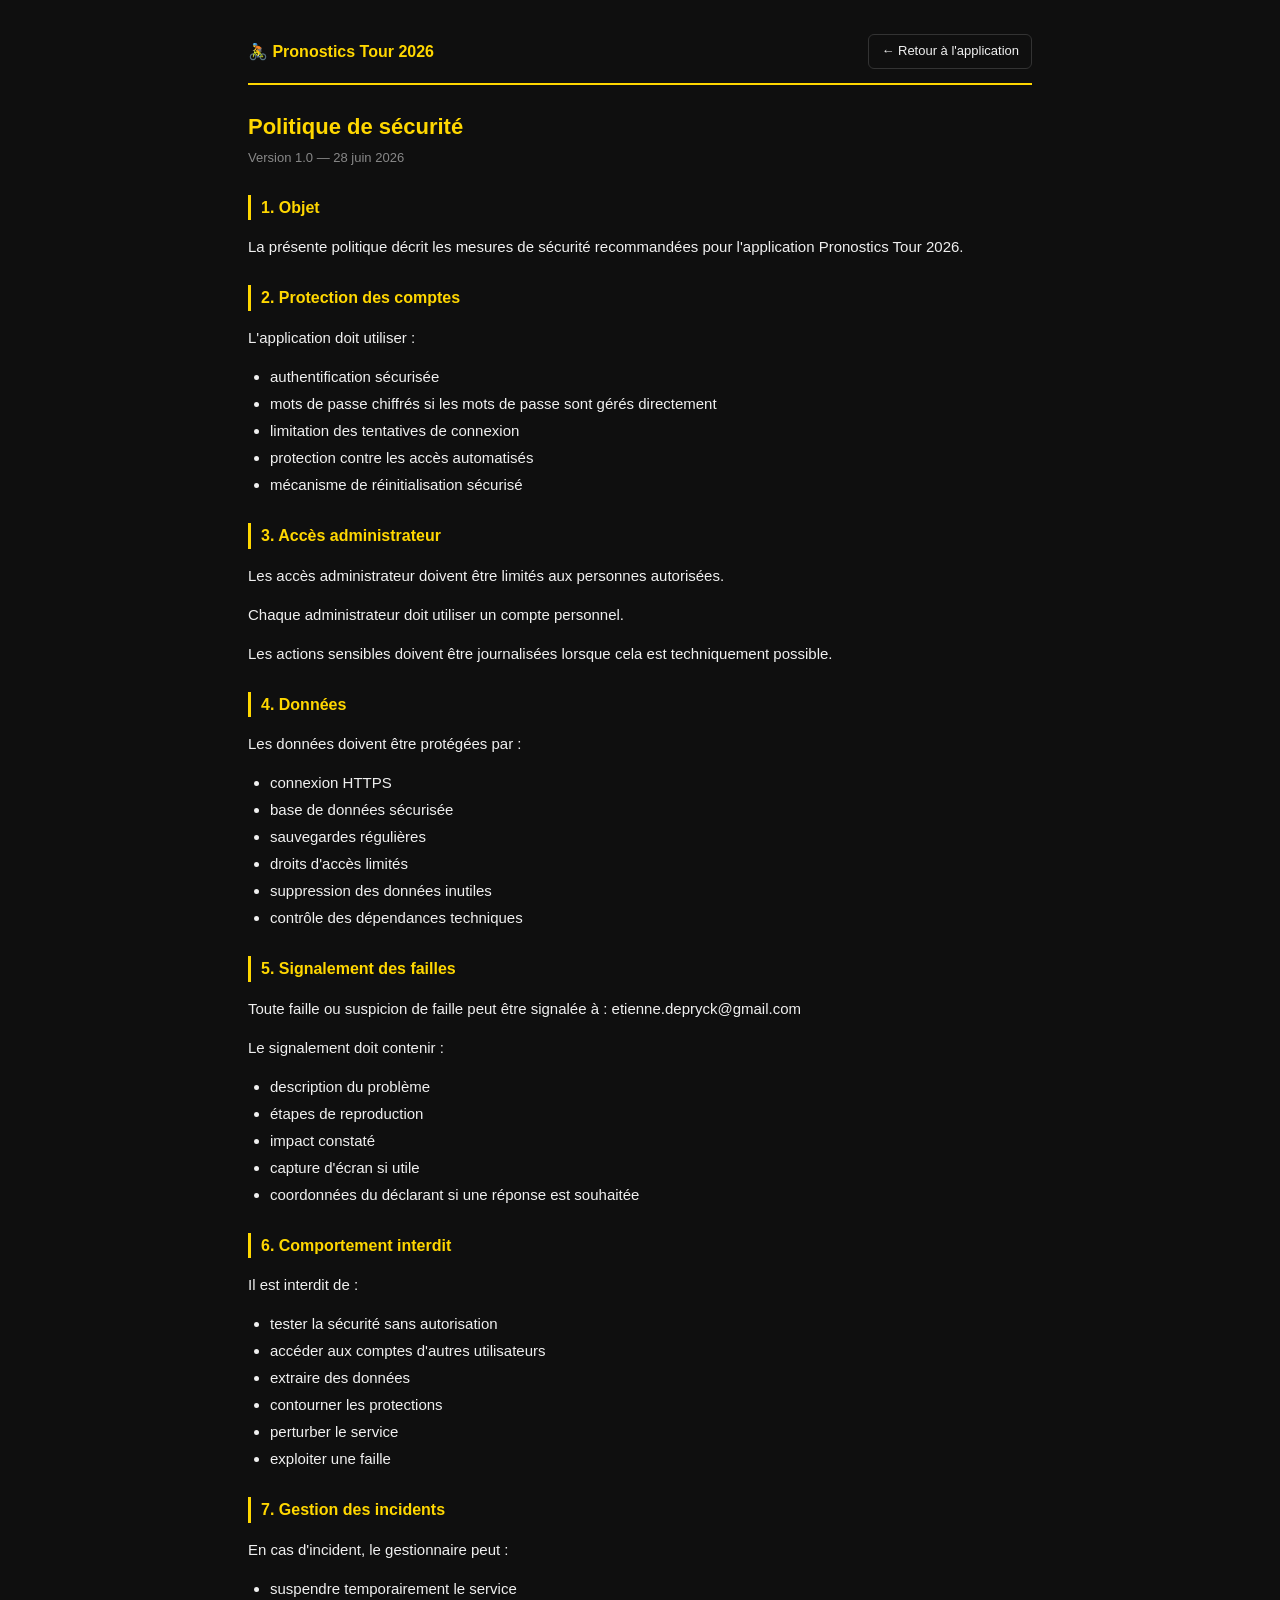
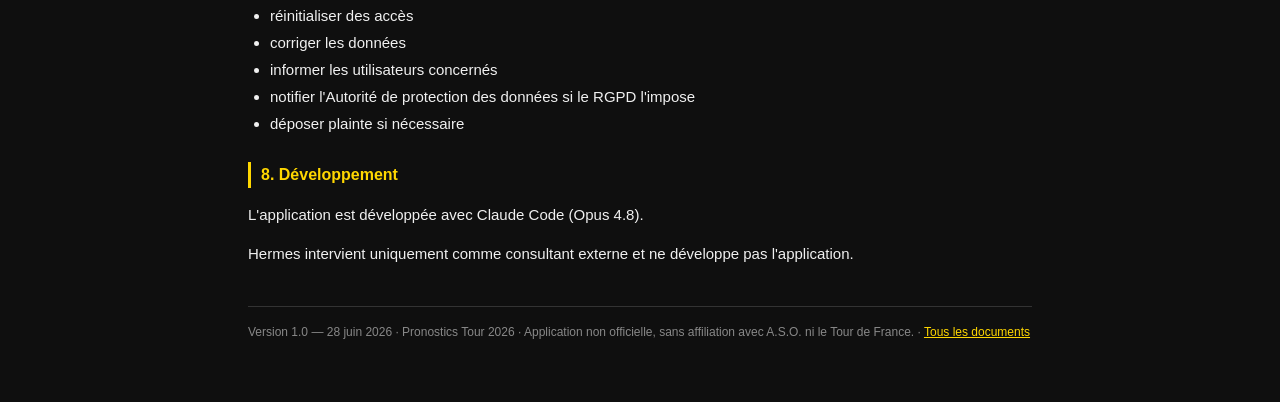
<file: legal/securite.html>
<!DOCTYPE html><html lang="fr"><head><meta charset="UTF-8">
<meta name="viewport" content="width=device-width, initial-scale=1.0"><title>Politique de sécurité · Pronostics Tour 2026</title>
<style>
:root{--bg:#0f0f0f;--card:#1a1a1a;--border:#333;--yellow:#FFD700;--text:#f0f0f0;--muted:#888}
*{box-sizing:border-box}body{background:var(--bg);color:var(--text);font-family:-apple-system,BlinkMacSystemFont,'Segoe UI',Roboto,sans-serif;line-height:1.6;margin:0;font-size:15px}
.wrap{max-width:820px;margin:0 auto;padding:20px 18px 60px}
header{border-bottom:2px solid var(--yellow);padding:14px 0;margin-bottom:24px;display:flex;justify-content:space-between;align-items:center;gap:12px;flex-wrap:wrap}
header .app{color:var(--yellow);font-weight:700;font-size:16px}
a{color:var(--yellow)}
a.back{font-size:13px;text-decoration:none;border:1px solid var(--border);padding:6px 12px;border-radius:6px;color:var(--text)}
a.back:hover{border-color:var(--yellow)}
h1{color:var(--yellow);font-size:22px;margin:0 0 4px}
h2{color:var(--yellow);font-size:16px;margin:26px 0 8px;border-left:3px solid var(--yellow);padding-left:10px}
h3{font-size:14px;margin:18px 0 6px;color:#ddd}
.ver{color:var(--muted);font-size:13px;margin:0 0 18px}
ul{padding-left:22px}li{margin:3px 0}
table{width:100%;border-collapse:collapse;margin:10px 0;font-size:13px}
th,td{border:1px solid var(--border);padding:7px 9px;text-align:left}th{background:#222;color:var(--muted)}
footer{margin-top:40px;padding-top:16px;border-top:1px solid var(--border);color:var(--muted);font-size:12px}
</style></head><body><div class="wrap">
<header><span class="app">🚴 Pronostics Tour 2026</span><a class="back" href="../index.html">← Retour à l'application</a></header>
<h1>Politique de sécurité</h1>
<p class="ver">Version 1.0 — 28 juin 2026</p>
<h2>1. Objet</h2>
<p>La présente politique décrit les mesures de sécurité recommandées pour l&#x27;application Pronostics Tour 2026.</p>
<h2>2. Protection des comptes</h2>
<p>L&#x27;application doit utiliser :</p>
<ul><li>authentification sécurisée</li><li>mots de passe chiffrés si les mots de passe sont gérés directement</li><li>limitation des tentatives de connexion</li><li>protection contre les accès automatisés</li><li>mécanisme de réinitialisation sécurisé</li></ul>
<h2>3. Accès administrateur</h2>
<p>Les accès administrateur doivent être limités aux personnes autorisées.</p>
<p>Chaque administrateur doit utiliser un compte personnel.</p>
<p>Les actions sensibles doivent être journalisées lorsque cela est techniquement possible.</p>
<h2>4. Données</h2>
<p>Les données doivent être protégées par :</p>
<ul><li>connexion HTTPS</li><li>base de données sécurisée</li><li>sauvegardes régulières</li><li>droits d&#x27;accès limités</li><li>suppression des données inutiles</li><li>contrôle des dépendances techniques</li></ul>
<h2>5. Signalement des failles</h2>
<p>Toute faille ou suspicion de faille peut être signalée à : etienne.depryck@gmail.com</p>
<p>Le signalement doit contenir :</p>
<ul><li>description du problème</li><li>étapes de reproduction</li><li>impact constaté</li><li>capture d&#x27;écran si utile</li><li>coordonnées du déclarant si une réponse est souhaitée</li></ul>
<h2>6. Comportement interdit</h2>
<p>Il est interdit de :</p>
<ul><li>tester la sécurité sans autorisation</li><li>accéder aux comptes d&#x27;autres utilisateurs</li><li>extraire des données</li><li>contourner les protections</li><li>perturber le service</li><li>exploiter une faille</li></ul>
<h2>7. Gestion des incidents</h2>
<p>En cas d&#x27;incident, le gestionnaire peut :</p>
<ul><li>suspendre temporairement le service</li><li>réinitialiser des accès</li><li>corriger les données</li><li>informer les utilisateurs concernés</li><li>notifier l&#x27;Autorité de protection des données si le RGPD l&#x27;impose</li><li>déposer plainte si nécessaire</li></ul>
<h2>8. Développement</h2>
<p>L&#x27;application est développée avec Claude Code (Opus 4.8).</p>
<p>Hermes intervient uniquement comme consultant externe et ne développe pas l&#x27;application.</p>
<footer>Version 1.0 — 28 juin 2026 · Pronostics Tour 2026 · Application non officielle, sans affiliation avec A.S.O. ni le Tour de France. · <a href="index.html">Tous les documents</a></footer>
</div></body></html>
</file>
<file: styles.css>
:root {
  --bg: #0f0f0f;
  --surface: #1a1a1a;
  --card: #242424;
  --border: #333;
  --yellow: #FFD700;
  --yellow-dim: #b89a00;
  --red: #E8373A;
  --green: #2ecc71;
  --blue: #3498db;
  --text: #f0f0f0;
  --muted: #888;
  --radius: 8px;
  --radius-sm: 4px;
}

* { box-sizing: border-box; margin: 0; padding: 0; }

body {
  background: var(--bg) url('bg.png') no-repeat center center fixed;
  background-size: cover;
  color: var(--text);
  font-family: -apple-system, BlinkMacSystemFont, 'Segoe UI', Roboto, sans-serif;
  font-size: 14px;
  line-height: 1.5;
  min-height: 100vh;
}
body::before {
  content: '';
  position: fixed;
  inset: 0;
  background: rgba(8, 8, 12, 0.72);
  z-index: 0;
  pointer-events: none;
}
header, #mainNav, #mainContent, #appFooter { position: relative; z-index: 1; }

/* Prevent horizontal overflow on all viewports */
html { overflow-x: clip; }

/* HEADER */
header {
  background: rgba(10, 10, 14, 0.88);
  backdrop-filter: blur(12px);
  -webkit-backdrop-filter: blur(12px);
  border-bottom: 2px solid var(--yellow);
  padding: 12px 16px;
  position: sticky;
  top: 0;
  z-index: 100;
}
.header-inner {
  max-width: 1200px;
  margin: 0 auto;
  display: flex;
  align-items: center;
  justify-content: space-between;
  gap: 12px;
}
.header-title {
  display: flex;
  align-items: center;
  gap: 12px;
}
.logo { font-size: 28px; }
h1 {
  font-size: 18px;
  font-weight: 700;
  color: var(--yellow);
}
.header-sub {
  font-size: 11px;
  color: var(--muted);
}
.header-actions { display: flex; gap: 8px; }

/* NAV */
#mainNav {
  background: rgba(20, 20, 24, 0.82);
  backdrop-filter: blur(10px);
  -webkit-backdrop-filter: blur(10px);
  border-bottom: 1px solid var(--border);
  position: sticky;
  top: 65px;
  z-index: 99;
  overflow-x: auto;
}
.nav-inner {
  max-width: 1200px;
  margin: 0 auto;
  display: flex;
  gap: 2px;
  padding: 6px 8px;
  white-space: nowrap;
}
.tab-btn {
  background: none;
  border: none;
  color: var(--muted);
  cursor: pointer;
  padding: 6px 12px;
  border-radius: var(--radius-sm);
  font-size: 13px;
  font-weight: 500;
  transition: all 0.15s;
  white-space: nowrap;
}
.tab-btn:hover { background: var(--card); color: var(--text); }
.tab-btn.active {
  background: var(--yellow);
  color: #000;
  font-weight: 700;
}
.admin-only { display: none; }
body.admin-mode .admin-only { display: inline-flex; }

/* MAIN CONTENT */
#mainContent {
  max-width: 1200px;
  margin: 0 auto;
  padding: 20px 16px 60px;
}
.loading { color: var(--muted); padding: 40px; text-align: center; }

/* CARDS */
.card {
  background: rgba(28, 28, 32, 0.82);
  backdrop-filter: blur(8px);
  -webkit-backdrop-filter: blur(8px);
  border: 1px solid rgba(60, 60, 70, 0.7);
  border-radius: var(--radius);
  padding: 16px;
  margin-bottom: 16px;
}
.card-title {
  font-size: 13px;
  font-weight: 700;
  color: var(--yellow);
  text-transform: uppercase;
  letter-spacing: 0.5px;
  margin-bottom: 12px;
}

/* GRID */
.grid-2 { display: grid; grid-template-columns: repeat(2, minmax(0, 1fr)); gap: 16px; }
.grid-3 { display: grid; grid-template-columns: repeat(3, minmax(0, 1fr)); gap: 16px; }
@media (max-width: 700px) {
  .grid-2, .grid-3 { grid-template-columns: minmax(0, 1fr); }
}

/* FORMS */
.form-group { margin-bottom: 12px; }
.form-group label {
  display: block;
  font-size: 12px;
  color: var(--muted);
  margin-bottom: 4px;
  font-weight: 500;
}
.form-group input,
.form-group select,
.form-group textarea {
  width: 100%;
  background: var(--surface);
  border: 1px solid var(--border);
  border-radius: var(--radius-sm);
  color: var(--text);
  padding: 7px 10px;
  font-size: 13px;
  font-family: inherit;
  transition: border-color 0.15s;
}
.form-group input:focus,
.form-group select:focus,
.form-group textarea:focus {
  outline: none;
  border-color: var(--yellow);
}
.form-group input[type="checkbox"] {
  width: auto;
  margin-right: 6px;
}
.form-row { display: flex; gap: 8px; align-items: flex-end; }
.form-row .form-group { flex: 1; margin-bottom: 0; }

/* BUTTONS */
.btn {
  display: inline-flex;
  align-items: center;
  gap: 6px;
  padding: 7px 14px;
  border-radius: var(--radius-sm);
  border: none;
  cursor: pointer;
  font-size: 13px;
  font-weight: 600;
  font-family: inherit;
  transition: all 0.15s;
}
.btn-primary { background: var(--yellow); color: #000; }
.btn-primary:hover { background: #e6c300; }
.btn-danger { background: var(--red); color: #fff; }
.btn-danger:hover { background: #c0302d; }
.btn-outline {
  background: none;
  border: 1px solid var(--border);
  color: var(--text);
}
.btn-outline:hover { border-color: var(--yellow); color: var(--yellow); }
.btn-sm { padding: 4px 10px; font-size: 12px; }
.btn:disabled, .btn[disabled] { opacity: 0.4; cursor: not-allowed; pointer-events: none; }
.btn-ghost { background: none; border: none; color: var(--muted); cursor: pointer; padding: 2px 6px; font-size: 12px; }
.btn-ghost:hover { color: var(--text); }

/* TABLES */
table {
  width: 100%;
  border-collapse: collapse;
  font-size: 13px;
}
th {
  background: var(--surface);
  padding: 8px 10px;
  text-align: left;
  font-size: 11px;
  text-transform: uppercase;
  letter-spacing: 0.5px;
  color: var(--muted);
  border-bottom: 1px solid var(--border);
}
td {
  padding: 8px 10px;
  border-bottom: 1px solid var(--border);
  vertical-align: middle;
}
tr:last-child td { border-bottom: none; }
tr:hover td { background: rgba(255,255,255,0.03); }
.td-actions { white-space: nowrap; text-align: right; }

/* BADGES */
.badge {
  display: inline-block;
  padding: 2px 7px;
  border-radius: 10px;
  font-size: 11px;
  font-weight: 600;
}
.badge-yellow { background: var(--yellow); color: #000; }
.badge-red { background: var(--red); color: #fff; }
.badge-green { background: var(--green); color: #000; }
.badge-blue { background: var(--blue); color: #fff; }
.badge-muted { background: var(--border); color: var(--muted); }
.badge-locked { background: #c0392b; color: #fff; }
.badge-open { background: #27ae60; color: #fff; }

/* STATS ROW */
.stats-row {
  display: flex;
  gap: 12px;
  flex-wrap: wrap;
  margin-bottom: 16px;
}
.stat-box {
  background: var(--card);
  border: 1px solid var(--border);
  border-radius: var(--radius);
  padding: 12px 16px;
  min-width: 100px;
  flex: 1;
}
.stat-box .stat-label {
  font-size: 11px;
  color: var(--muted);
  text-transform: uppercase;
}
.stat-box .stat-value {
  font-size: 22px;
  font-weight: 700;
  color: var(--yellow);
}

/* STAGE CARDS */
.stage-card {
  background: var(--card);
  border: 1px solid var(--border);
  border-radius: var(--radius);
  padding: 12px;
  margin-bottom: 8px;
  display: flex;
  align-items: center;
  gap: 12px;
}
.stage-card:hover { border-color: var(--yellow); }
.stage-num {
  background: var(--surface);
  border-radius: 6px;
  width: 36px;
  height: 36px;
  display: flex;
  align-items: center;
  justify-content: center;
  font-weight: 700;
  font-size: 14px;
  flex-shrink: 0;
}
.stage-info { flex: 1; min-width: 0; }
.stage-title { font-weight: 600; font-size: 13px; white-space: nowrap; overflow: hidden; text-overflow: ellipsis; }
.stage-meta { font-size: 11px; color: var(--muted); margin-top: 2px; }
.stage-actions { display: flex; gap: 6px; flex-shrink: 0; }
.coeff-badge {
  font-size: 11px;
  padding: 2px 6px;
  border-radius: 4px;
  background: var(--surface);
  color: var(--muted);
}

/* RANKING TABLE */
.rank-row { cursor: pointer; }
.rank-row:hover { background: rgba(255, 215, 0, 0.10) !important; }
.rank-pos {
  font-weight: 700;
  font-size: 15px;
  text-align: center;
  width: 36px;
}
.rank-pos.gold { color: #FFD700; }
.rank-pos.silver { color: #C0C0C0; }
.rank-pos.bronze { color: #CD7F32; }
.rank-name { font-weight: 600; }
.rank-pts {
  font-weight: 700;
  color: var(--yellow);
  text-align: right;
}
.rank-breakdown { font-size: 11px; color: var(--muted); }

/* MODAL */
.modal-overlay {
  position: fixed;
  inset: 0;
  background: rgba(0,0,0,0.7);
  z-index: 200;
  display: flex;
  align-items: center;
  justify-content: center;
  padding: 16px;
}
.modal-box {
  background: var(--card);
  border: 1px solid var(--border);
  border-radius: var(--radius);
  max-width: 480px;
  width: 100%;
  max-height: 80vh;
  overflow-y: auto;
  padding: 20px;
}

/* TOAST */
.toast {
  position: fixed;
  bottom: 20px;
  left: 50%;
  transform: translateX(-50%);
  background: #333;
  color: var(--text);
  padding: 10px 20px;
  border-radius: 20px;
  font-size: 13px;
  font-weight: 500;
  z-index: 300;
  white-space: nowrap;
  box-shadow: 0 4px 12px rgba(0,0,0,0.5);
}
.toast.success { background: var(--green); color: #000; }
.toast.error { background: var(--red); color: #fff; }

/* EMPTY STATE */
.empty-state {
  text-align: center;
  color: var(--muted);
  padding: 40px 20px;
}
.empty-state .empty-icon { font-size: 40px; margin-bottom: 8px; }
.empty-state p { font-size: 13px; }

/* PREDICTION FORM */
.pred-section {
  border-left: 3px solid var(--yellow);
  padding-left: 12px;
  margin-bottom: 20px;
}
.pred-section-title {
  font-size: 12px;
  font-weight: 700;
  color: var(--yellow);
  text-transform: uppercase;
  letter-spacing: 0.5px;
  margin-bottom: 10px;
}
.pts-label {
  font-size: 11px;
  color: var(--muted);
  margin-left: 6px;
}

/* TOP10 LIST */
.top10-list {
  list-style: none;
  margin: 8px 0;
}
.top10-list li {
  display: flex;
  align-items: center;
  gap: 8px;
  padding: 4px 0;
  border-bottom: 1px solid var(--border);
}
.top10-list li:last-child { border-bottom: none; }
.top10-num {
  width: 20px;
  text-align: center;
  font-size: 11px;
  color: var(--muted);
  font-weight: 700;
}
.top10-name { flex: 1; font-size: 13px; }

/* SCORE DETAIL */
.score-row {
  display: flex;
  justify-content: space-between;
  align-items: center;
  padding: 6px 0;
  border-bottom: 1px solid var(--border);
  font-size: 13px;
}
.score-row:last-child { border-bottom: none; }
.score-field { color: var(--muted); }
.score-pts { font-weight: 700; color: var(--yellow); }
.score-pts.zero { color: var(--muted); }
.score-pts.perfect { color: var(--green); }
.score-prediction { color: var(--text); }
.score-official { color: var(--muted); font-style: italic; }

/* ALERTS */
.alert {
  padding: 10px 14px;
  border-radius: var(--radius-sm);
  margin-bottom: 12px;
  font-size: 13px;
}
.alert-warning { background: rgba(255,215,0,0.1); border: 1px solid var(--yellow); color: var(--yellow); }
.alert-info { background: rgba(52,152,219,0.1); border: 1px solid var(--blue); color: #5dade2; }
.alert-success { background: rgba(46,204,113,0.1); border: 1px solid var(--green); color: var(--green); }
.alert-danger { background: rgba(232,55,58,0.1); border: 1px solid var(--red); color: var(--red); }

/* SECTION HEADER */
.section-header {
  display: flex;
  align-items: center;
  justify-content: space-between;
  margin-bottom: 16px;
  flex-wrap: wrap;
  gap: 8px;
}
.section-title {
  font-size: 16px;
  font-weight: 700;
  color: var(--text);
}

/* INLINE FORM (for quick add) */
.inline-form {
  background: var(--surface);
  border: 1px solid var(--border);
  border-radius: var(--radius);
  padding: 14px;
  margin-bottom: 16px;
}
.inline-form-title {
  font-size: 12px;
  font-weight: 700;
  color: var(--muted);
  text-transform: uppercase;
  margin-bottom: 10px;
}

/* TABS within content */
.sub-tabs {
  display: flex;
  gap: 4px;
  margin-bottom: 16px;
  border-bottom: 1px solid var(--border);
  padding-bottom: 0;
}
.sub-tab-btn {
  background: none;
  border: none;
  border-bottom: 2px solid transparent;
  color: var(--muted);
  cursor: pointer;
  padding: 8px 14px;
  font-size: 13px;
  font-weight: 500;
  font-family: inherit;
  margin-bottom: -1px;
  transition: all 0.15s;
}
.sub-tab-btn:hover { color: var(--text); }
.sub-tab-btn.active { border-bottom-color: var(--yellow); color: var(--yellow); font-weight: 700; }

/* STAGE PREDICTION CHIPS */
.sp-chips {
  display: flex;
  flex-wrap: wrap;
  gap: 6px;
  margin-bottom: 18px;
}
.sp-chip {
  font-family: inherit;
  font-size: 12px;
  font-weight: 600;
  padding: 6px 10px;
  border-radius: var(--radius-sm);
  border: 1px solid var(--border);
  background: var(--card);
  color: var(--text);
  cursor: pointer;
  transition: all 0.15s;
  white-space: nowrap;
}
.sp-chip:hover { border-color: var(--yellow); }
.sp-chip.done { border-color: var(--green); color: var(--green); background: rgba(46,204,113,0.08); }
.sp-chip.todo { color: var(--muted); }
.sp-chip.locked { opacity: 0.55; cursor: pointer; border-style: dashed; }

/* TYPE COLORS */
.type-plaine { color: #3498db; }
.type-accidentee { color: #e67e22; }
.type-montagne { color: #e74c3c; }
.type-clm { color: #9b59b6; }

/* INLINE EDIT TRICK */
.editable-inline {
  display: flex;
  align-items: center;
  gap: 6px;
}

/* SCROLLABLE NAV */
#mainNav::-webkit-scrollbar { height: 3px; }
#mainNav::-webkit-scrollbar-thumb { background: var(--border); }

/* FOOTER */
#appFooter {
  border-top: 1px solid var(--border);
  margin-top: 40px;
  padding: 18px 16px 30px;
  background: #0c0c0c;
}
.footer-inner { max-width: 1200px; margin: 0 auto; }
.footer-links {
  display: flex;
  flex-wrap: wrap;
  gap: 6px 16px;
  margin-bottom: 8px;
}
.footer-links a {
  color: var(--muted);
  text-decoration: none;
  font-size: 12px;
}
.footer-links a:hover { color: var(--yellow); }
.footer-note { color: var(--muted); font-size: 11px; line-height: 1.5; }

/* PRINT hide nav */
@media print {
  header, #mainNav { display: none; }
  #mainContent { padding: 0; }
}

/* MOBILE compact header (≤560px) */
@media (max-width: 560px) {
  .header-sub { display: none; }
  h1 { font-size: 15px; }
  .logo { font-size: 22px; }
  .header-inner { flex-wrap: wrap; gap: 6px; }
  .header-title { min-width: 0; flex: 1 1 auto; }
  .header-actions { width: 100%; gap: 5px; justify-content: flex-end; }
  .header-actions .btn { padding: 4px 8px; font-size: 12px; }
  #mainContent { padding: 12px 10px 60px; }
}

/* ================================================================
   CHAT
   ================================================================ */
#mainContent.chat-active { padding: 0; overflow: hidden; }

#chatContainer {
  display: flex;
  flex-direction: column;
  height: calc(100dvh - var(--header-h, 65px) - 44px);
}

.chat-messages {
  flex: 1;
  overflow-y: auto;
  padding: 14px 16px;
  display: flex;
  flex-direction: column;
  gap: 12px;
  scroll-behavior: smooth;
}

.chat-empty {
  text-align: center;
  color: var(--muted);
  padding: 48px 20px;
  font-size: 14px;
  line-height: 1.6;
}

.chat-msg {
  display: flex;
  gap: 9px;
  align-items: flex-start;
}

.chat-avatar {
  width: 32px; height: 32px;
  border-radius: 50%;
  font-weight: 700; font-size: 13px; color: #fff;
  display: flex; align-items: center; justify-content: center;
  flex-shrink: 0;
}

.chat-bubble-wrap { flex: 1; min-width: 0; }

.chat-meta { font-size: 11px; color: var(--muted); margin-bottom: 3px; }
.chat-name { font-weight: 600; color: var(--text); margin-right: 5px; }
.chat-time { font-size: 11px; }

.chat-reply-preview {
  background: rgba(255,255,255,0.05);
  border-left: 2px solid var(--yellow);
  padding: 3px 9px;
  font-size: 11px; color: var(--muted);
  border-radius: 0 3px 3px 0;
  margin-bottom: 4px;
  white-space: nowrap; overflow: hidden; text-overflow: ellipsis;
}

.chat-bubble {
  background: rgba(28,28,34,0.9);
  border: 1px solid var(--border);
  border-radius: 4px 12px 12px 12px;
  padding: 7px 12px;
  font-size: 13px; line-height: 1.5;
  word-break: break-word;
  display: inline-block; max-width: 100%;
}
.chat-msg.own .chat-bubble {
  background: rgba(255,205,0,0.09);
  border-color: rgba(255,205,0,0.22);
  border-radius: 12px 4px 12px 12px;
}

.chat-mention { color: var(--yellow); font-weight: 600; }

.chat-reactions {
  display: flex; flex-wrap: wrap; gap: 4px;
  margin-top: 5px;
}

.reaction-pill {
  background: rgba(255,255,255,0.06);
  border: 1px solid var(--border);
  border-radius: 12px;
  padding: 1px 8px; font-size: 12px;
  cursor: pointer; line-height: 1.7;
  transition: background 0.15s, border-color 0.15s;
}
.reaction-pill:hover, .reaction-pill.mine {
  background: rgba(255,205,0,0.14);
  border-color: rgba(255,205,0,0.35);
}

.reaction-add {
  background: none;
  border: 1px dashed rgba(255,255,255,0.18);
  border-radius: 12px;
  padding: 1px 8px; font-size: 13px; color: var(--muted);
  cursor: pointer; line-height: 1.7;
  transition: border-color 0.15s, color 0.15s;
}
.reaction-add:hover { border-color: var(--yellow); color: var(--yellow); }

.emoji-picker {
  background: var(--surface);
  border: 1px solid var(--border);
  border-radius: 8px;
  padding: 5px 6px;
  display: flex; gap: 2px;
  box-shadow: 0 6px 20px rgba(0,0,0,0.5);
  z-index: 500;
}
.emoji-picker button {
  font-size: 20px; background: none; border: none;
  cursor: pointer; padding: 4px; border-radius: 4px; line-height: 1;
}
.emoji-picker button:hover { background: rgba(255,255,255,0.1); }

.chat-msg-actions {
  display: none; gap: 4px; margin-top: 3px;
}
.chat-msg:hover .chat-msg-actions { display: flex; }

.chat-action-btn {
  background: none; border: none;
  color: var(--muted); font-size: 11px;
  cursor: pointer; padding: 2px 5px; border-radius: 3px;
}
.chat-action-btn:hover { color: var(--text); background: rgba(255,255,255,0.07); }

.chat-compose {
  flex-shrink: 0;
  padding: 10px 12px 14px;
  background: rgba(10,10,14,0.96);
  border-top: 1px solid var(--border);
  backdrop-filter: blur(10px);
  -webkit-backdrop-filter: blur(10px);
}

.chat-reply-bar {
  display: flex; align-items: center; justify-content: space-between;
  background: rgba(255,255,255,0.05);
  border-left: 2px solid var(--yellow);
  padding: 4px 10px;
  border-radius: 0 4px 4px 0;
  font-size: 12px; color: var(--muted);
  margin-bottom: 8px; gap: 8px;
}
.chat-reply-bar span { flex: 1; white-space: nowrap; overflow: hidden; text-overflow: ellipsis; }

.chat-compose-row {
  display: flex; gap: 8px; align-items: flex-end;
  position: relative;
}

.mention-dropdown {
  position: absolute;
  background: var(--surface);
  border: 1px solid var(--border);
  border-radius: 8px;
  box-shadow: 0 -4px 16px rgba(0,0,0,0.4);
  z-index: 300;
  max-height: 160px; overflow-y: auto;
  bottom: calc(100% + 6px); left: 0; right: 46px;
}
.mention-item {
  padding: 8px 12px; cursor: pointer; font-size: 13px;
}
.mention-item:hover { background: rgba(255,255,255,0.08); }

.chat-input {
  flex: 1;
  background: var(--surface);
  border: 1px solid var(--border);
  border-radius: 20px;
  color: var(--text);
  padding: 8px 14px;
  font-size: 13px; font-family: inherit;
  resize: none; line-height: 1.4;
  min-height: 36px; max-height: 100px;
  overflow-y: auto;
}
.chat-input:focus { outline: none; border-color: var(--yellow); }
.chat-input::placeholder { color: var(--muted); }

.chat-send-btn {
  width: 36px; height: 36px; flex-shrink: 0;
  background: var(--yellow); border: none; border-radius: 50%;
  color: #000; font-size: 15px; font-weight: 700;
  cursor: pointer; display: flex; align-items: center; justify-content: center;
  transition: opacity 0.15s;
}
.chat-send-btn:disabled { opacity: 0.35; cursor: default; }

/* Coverage table */
.cov-table { width: 100%; border-collapse: collapse; font-size: 12px; }
.cov-table thead th { position: sticky; top: 0; background: var(--card-bg); padding: 6px 4px; text-align: center; font-size: 11px; color: var(--muted); border-bottom: 1px solid var(--border); white-space: nowrap; }
.cov-name-h { text-align: left !important; min-width: 120px; }
.cov-stage-h { min-width: 28px; }
.cov-table tbody tr { border-bottom: 1px solid var(--border); }
.cov-table tbody tr:last-child { border-bottom: none; }
.cov-table tfoot td { border-top: 2px solid var(--border); font-size: 12px; }
.cov-name { padding: 7px 8px 7px 4px; white-space: nowrap; }
.cov-cell { text-align: center; padding: 6px 2px; font-size: 13px; }
.cov-ok { color: #2a9d8f; }
.cov-no { color: var(--muted); opacity: 0.5; font-size: 15px; }
.cov-partial { color: #f77f00; }
.cov-sum { font-size: 11px; font-weight: 700; }
.cov-row-ok td.cov-name { color: var(--text); }
.cov-row-warn td.cov-name { color: #f4a261; }
.cov-row-bad td.cov-name { color: #e63946; }
.badge { display: inline-block; font-size: 10px; font-weight: 700; border-radius: 4px; padding: 1px 5px; margin-left: 5px; vertical-align: middle; }
.badge-ok { background: rgba(42,157,143,0.2); color: #2a9d8f; }
.badge-warn { background: rgba(247,127,0,0.2); color: #f77f00; }

#updateBanner {
  position: fixed; top: 12px; left: 50%; transform: translateX(-50%);
  background: var(--yellow); color: #000;
  width: min(520px, calc(100vw - 24px));
  padding: 11px 16px; border-radius: 8px;
  font-size: 13px; font-weight: 600;
  text-align: center;
  cursor: pointer; z-index: 9999;
  box-shadow: 0 4px 16px rgba(0,0,0,0.45);
  animation: bannerIn 0.3s ease;
}
@keyframes bannerIn {
  from { opacity: 0; transform: translateX(-50%) translateY(-12px); }
  to   { opacity: 1; transform: translateX(-50%) translateY(0); }
}

/* ================================================================
   🏆 Célébration de fin de Tour (purement visuel)
   ================================================================ */
.gold-text {
  background: linear-gradient(180deg, #FFF6C2 0%, #FFD700 45%, #E0A400 100%);
  -webkit-background-clip: text; background-clip: text;
  color: transparent; -webkit-text-fill-color: transparent;
}

#celebOverlay {
  position: fixed; inset: 0; z-index: 10000;
  display: flex; align-items: center; justify-content: center;
  padding: 20px;
  background: radial-gradient(circle at 50% 38%, rgba(38,28,0,0.93), rgba(0,0,0,0.97));
  opacity: 0; transition: opacity .3s ease;
}
#celebOverlay.show { opacity: 1; }
#celebCanvas { position: absolute; inset: 0; width: 100%; height: 100%; }

.celeb-box {
  position: relative; text-align: center; width: 100%; max-width: 520px;
  opacity: 0; transform: translateY(16px) scale(.96);
  transition: opacity .5s ease, transform .5s cubic-bezier(.2,.9,.3,1.2);
}
#celebOverlay.show .celeb-box { opacity: 1; transform: none; }

.celeb-kicker {
  font-size: 11px; letter-spacing: .16em; text-transform: uppercase;
  color: #cbb26a; margin-bottom: 8px;
}
.celeb-trophy {
  display: block; margin: 0 auto 4px;
  filter: drop-shadow(0 6px 20px rgba(255,196,0,.45));
  animation: trophyIn .7s cubic-bezier(.2,.9,.3,1.4) both, trophyFloat 3.4s ease-in-out 1s infinite;
}
@keyframes trophyIn { from { transform: scale(.4) rotate(-14deg); opacity: 0 } to { transform: none; opacity: 1 } }
@keyframes trophyFloat { 0%,100% { transform: translateY(0) } 50% { transform: translateY(-7px) } }

.celeb-label { font-size: 13px; color: var(--muted); letter-spacing: .05em; }
.celeb-name {
  font-size: clamp(30px, 8vw, 52px); font-weight: 800; line-height: 1.1;
  margin: 2px 0; padding-bottom: 4px;
  background: linear-gradient(180deg, #FFF6C2 0%, #FFD700 38%, #D69B00 72%, #FFE58A 100%);
  -webkit-background-clip: text; background-clip: text;
  color: transparent; -webkit-text-fill-color: transparent;
  filter: drop-shadow(0 2px 12px rgba(255,200,0,.4));
}
.celeb-pts { color: var(--yellow); font-weight: 700; font-size: 15px; margin-bottom: 14px; }
.celeb-rest { font-size: 13px; color: var(--muted); line-height: 1.9; margin-bottom: 14px; }
.celeb-tdf {
  border-top: 1px solid rgba(255,215,0,.22); padding-top: 12px;
  font-size: 12px; color: var(--muted);
}
.celeb-tdf .gold-text { display: block; font-size: 21px; font-weight: 800; margin-top: 2px; }
.celeb-close { margin-top: 20px; }

.celeb-banner {
  background: linear-gradient(135deg, rgba(255,215,0,.16), rgba(255,215,0,.04));
  border: 1px solid rgba(255,215,0,.4); border-radius: var(--radius);
  padding: 12px 14px; margin-bottom: 12px; font-size: 14px; cursor: pointer;
  transition: background .15s;
}
.celeb-banner:hover { background: linear-gradient(135deg, rgba(255,215,0,.24), rgba(255,215,0,.08)); }
.celeb-banner span { color: var(--yellow); font-size: 12px; }

@media (prefers-reduced-motion: reduce) {
  .celeb-trophy { animation: trophyIn .01s both; }
  #celebOverlay, .celeb-box { transition: none; }
}
</file>
<file: analyse-de-documents/styles.css>
:root {
  --bg: #f4f5f7;
  --surface: #ffffff;
  --text: #1d2330;
  --muted: #5d6576;
  --border: #dde1e8;
  --accent: #2d5bd7;
  --accent-text: #ffffff;
  --accent-soft: #e8eefc;
  --ok: #1f8a4c;
  --danger: #c0392b;
  --radius: 10px;
  color-scheme: light dark;
}

@media (prefers-color-scheme: dark) {
  :root {
    --bg: #14171d;
    --surface: #1c2029;
    --text: #e6e8ee;
    --muted: #9aa2b3;
    --border: #2e3442;
    --accent: #6d8ff0;
    --accent-text: #0e1220;
    --accent-soft: #232c45;
    --ok: #3fbf74;
    --danger: #ef6b5d;
  }
}

* { box-sizing: border-box; }

html, body { margin: 0; }

body {
  background: var(--bg);
  color: var(--text);
  font: 15px/1.5 system-ui, -apple-system, "Segoe UI", Roboto, "Helvetica Neue", Arial, sans-serif;
}

.topbar {
  display: flex;
  align-items: center;
  justify-content: space-between;
  gap: 16px;
  flex-wrap: wrap;
  padding: 16px 24px;
  background: var(--surface);
  border-bottom: 1px solid var(--border);
}

.brand { display: flex; align-items: center; gap: 12px; }
.logo {
  display: grid; place-items: center;
  width: 40px; height: 40px;
  border-radius: 10px;
  background: var(--accent);
  color: var(--accent-text);
  font-size: 22px;
}
.brand h1 { margin: 0; font-size: 20px; }
.tagline { margin: 0; color: var(--muted); font-size: 13px; }

.badge-local {
  display: inline-flex; align-items: center; gap: 8px;
  padding: 6px 12px;
  border: 1px solid var(--border);
  border-radius: 999px;
  font-size: 13px;
  color: var(--muted);
}
.badge-local .dot { width: 8px; height: 8px; border-radius: 50%; background: var(--ok); }

.layout {
  display: grid;
  grid-template-columns: minmax(300px, 380px) 1fr;
  gap: 20px;
  padding: 20px 24px;
  align-items: start;
}

.card {
  background: var(--surface);
  border: 1px solid var(--border);
  border-radius: var(--radius);
  padding: 18px;
}
.card h2 { margin: 0 0 14px; font-size: 16px; }

.input-card { position: sticky; top: 20px; }

.dropzone {
  display: flex; flex-direction: column; align-items: center; gap: 6px;
  padding: 22px 14px;
  border: 2px dashed var(--border);
  border-radius: var(--radius);
  text-align: center;
  cursor: pointer;
  transition: border-color .15s, background .15s;
}
.dropzone:hover, .dropzone:focus-visible, .dropzone.drag {
  border-color: var(--accent);
  background: var(--accent-soft);
  outline: none;
}
.dropzone input { position: absolute; width: 1px; height: 1px; opacity: 0; pointer-events: none; }
.dz-icon { font-size: 26px; color: var(--accent); }
.dz-main { font-weight: 600; }
.dz-sub { font-size: 12px; color: var(--muted); }
.dropzone.loaded .dz-main { color: var(--ok); }

.or { display: flex; align-items: center; gap: 10px; margin: 14px 0; color: var(--muted); font-size: 12px; }
.or::before, .or::after { content: ""; flex: 1; height: 1px; background: var(--border); }

.label { display: block; font-size: 13px; font-weight: 600; margin-bottom: 6px; }

textarea, select {
  width: 100%;
  font: inherit;
  color: var(--text);
  background: var(--bg);
  border: 1px solid var(--border);
  border-radius: 8px;
  padding: 8px 10px;
}
textarea { resize: vertical; min-height: 120px; font-size: 13px; }
textarea:focus, select:focus { outline: 2px solid var(--accent); outline-offset: 1px; }

.options { margin-top: 14px; display: grid; gap: 8px; }
.check { display: flex; align-items: center; gap: 8px; font-size: 13px; }

.actions { display: flex; gap: 8px; margin-top: 16px; flex-wrap: wrap; }

.btn {
  font: inherit; font-size: 14px;
  padding: 8px 14px;
  border-radius: 8px;
  border: 1px solid var(--border);
  background: var(--surface);
  color: var(--text);
  cursor: pointer;
}
.btn:hover:not(:disabled) { border-color: var(--accent); }
.btn:disabled { opacity: .5; cursor: not-allowed; }
.btn.primary { background: var(--accent); border-color: var(--accent); color: var(--accent-text); font-weight: 600; }
.btn.ghost { background: transparent; }

.status { min-height: 1.5em; margin: 12px 0 0; font-size: 13px; color: var(--muted); }
.status.error { color: var(--danger); }
.status.ok { color: var(--ok); }

.output-head { display: flex; align-items: center; justify-content: space-between; gap: 12px; flex-wrap: wrap; margin-bottom: 14px; }
.output-head h2 { margin: 0; }
.toolbar { display: flex; gap: 8px; flex-wrap: wrap; }

.output { min-height: 300px; }
.placeholder { color: var(--muted); border: 1px dashed var(--border); border-radius: var(--radius); padding: 28px; text-align: center; }

.foot { padding: 4px 24px 24px; color: var(--muted); font-size: 12px; text-align: center; }

@media (max-width: 860px) {
  .layout { grid-template-columns: 1fr; padding: 16px; }
  .topbar { padding: 14px 16px; }
  .input-card { position: static; }
}

@media print {
  body { background: #fff; }
  .topbar, .input-card, .output-head, .foot { display: none !important; }
  .layout { display: block; padding: 0; }
  .card { border: 0; padding: 0; background: #fff; }
}
</file>
